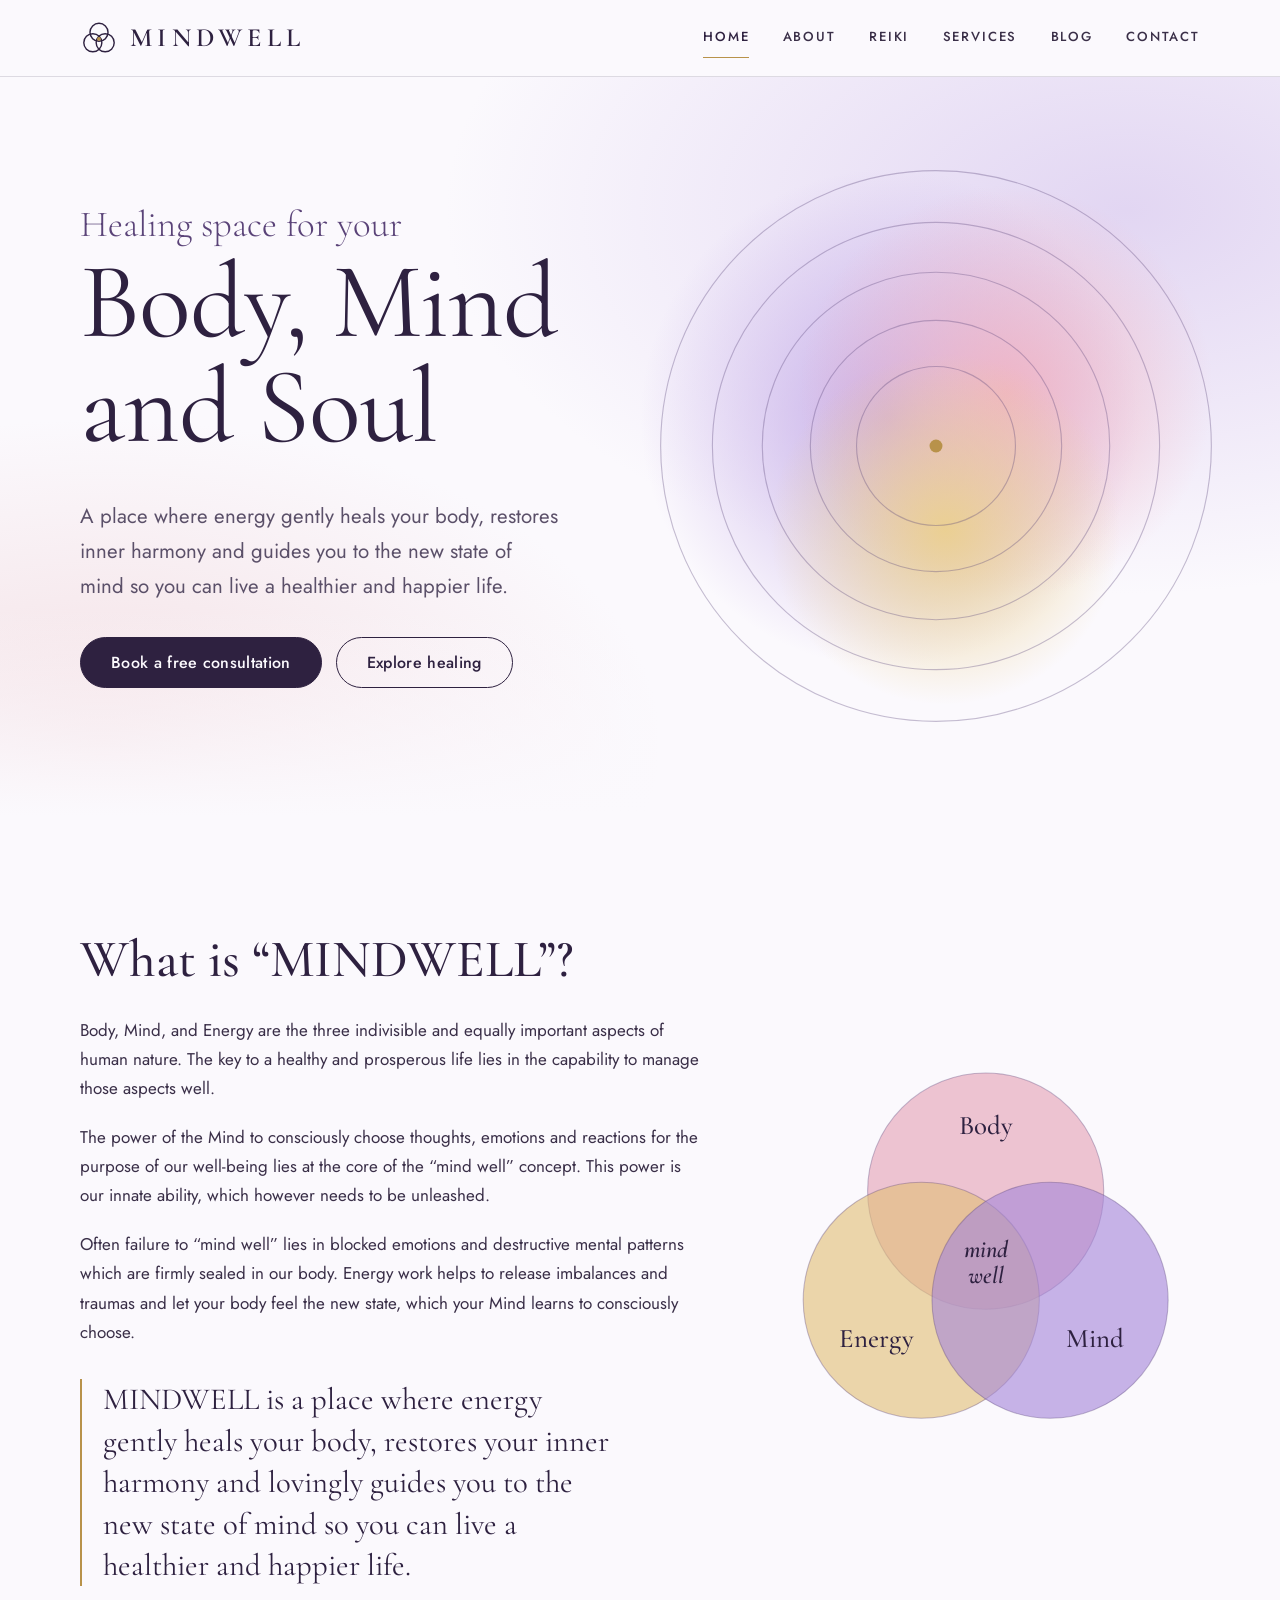
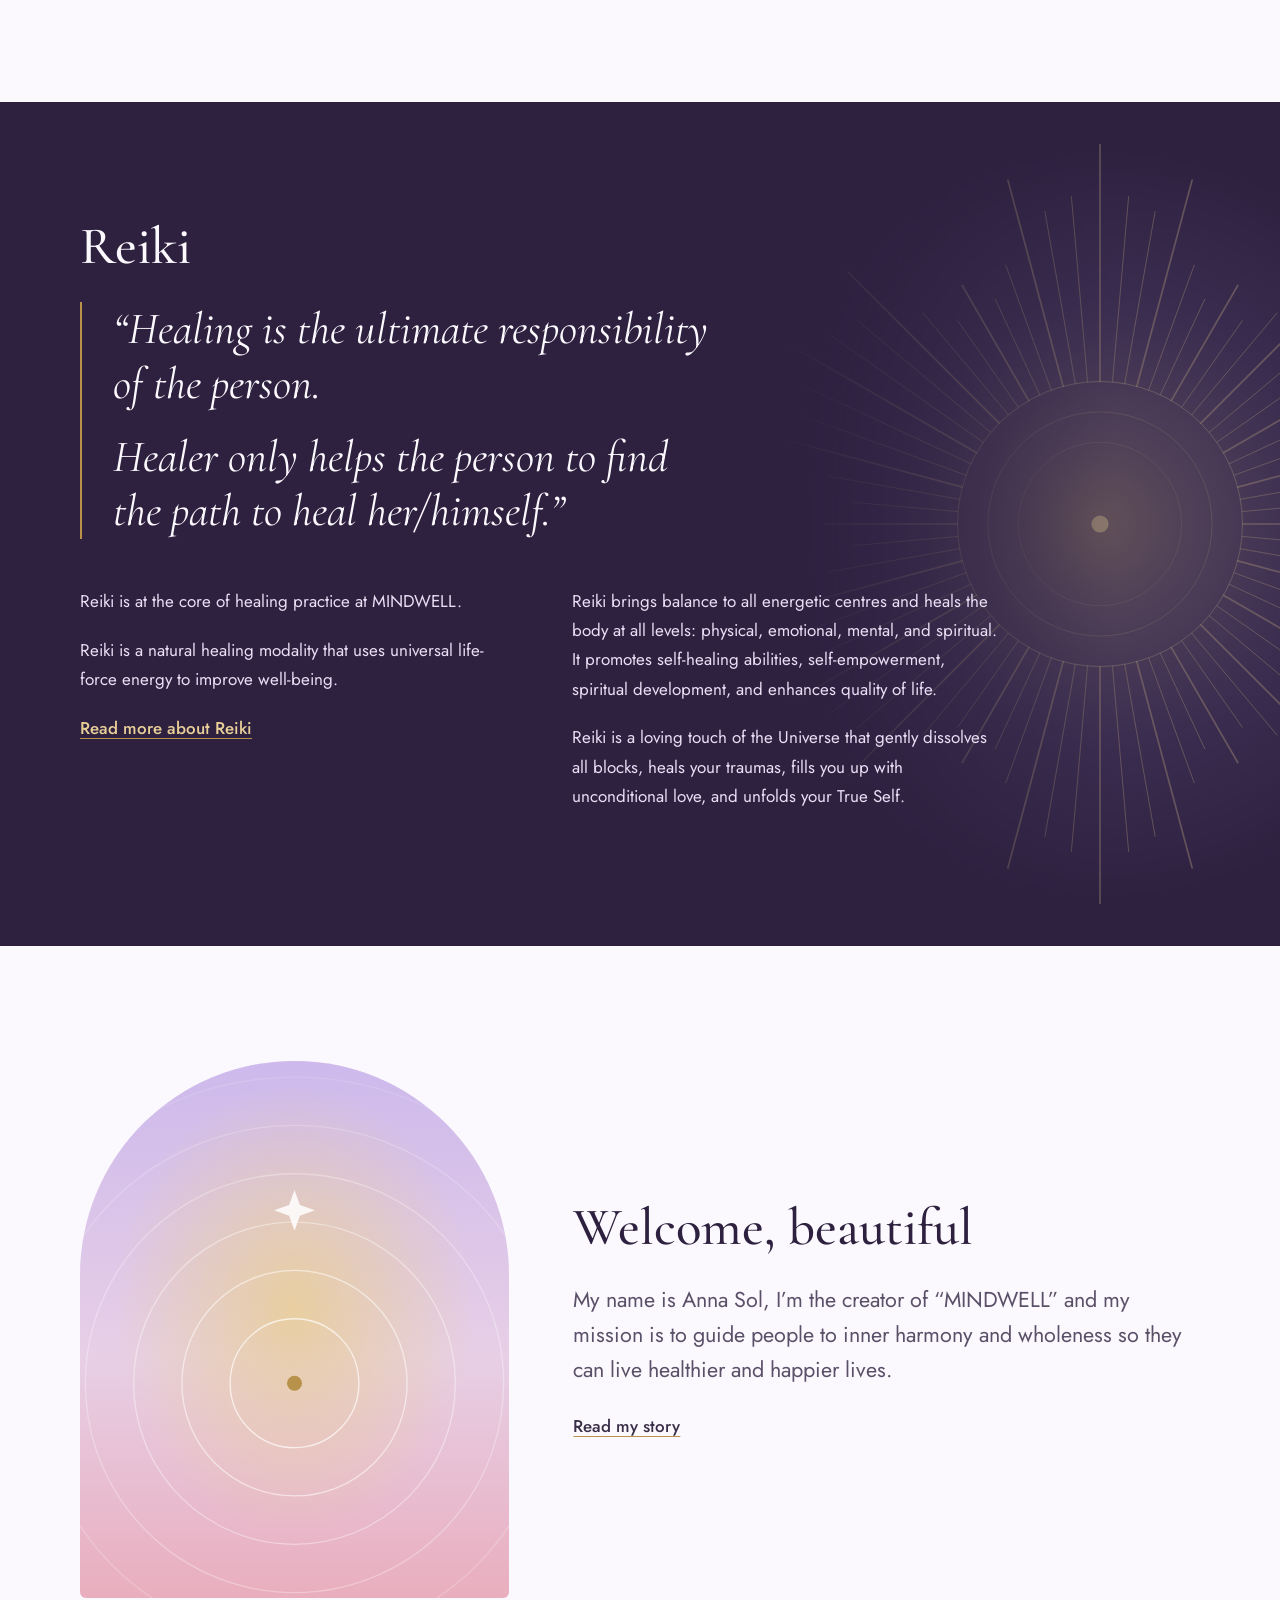
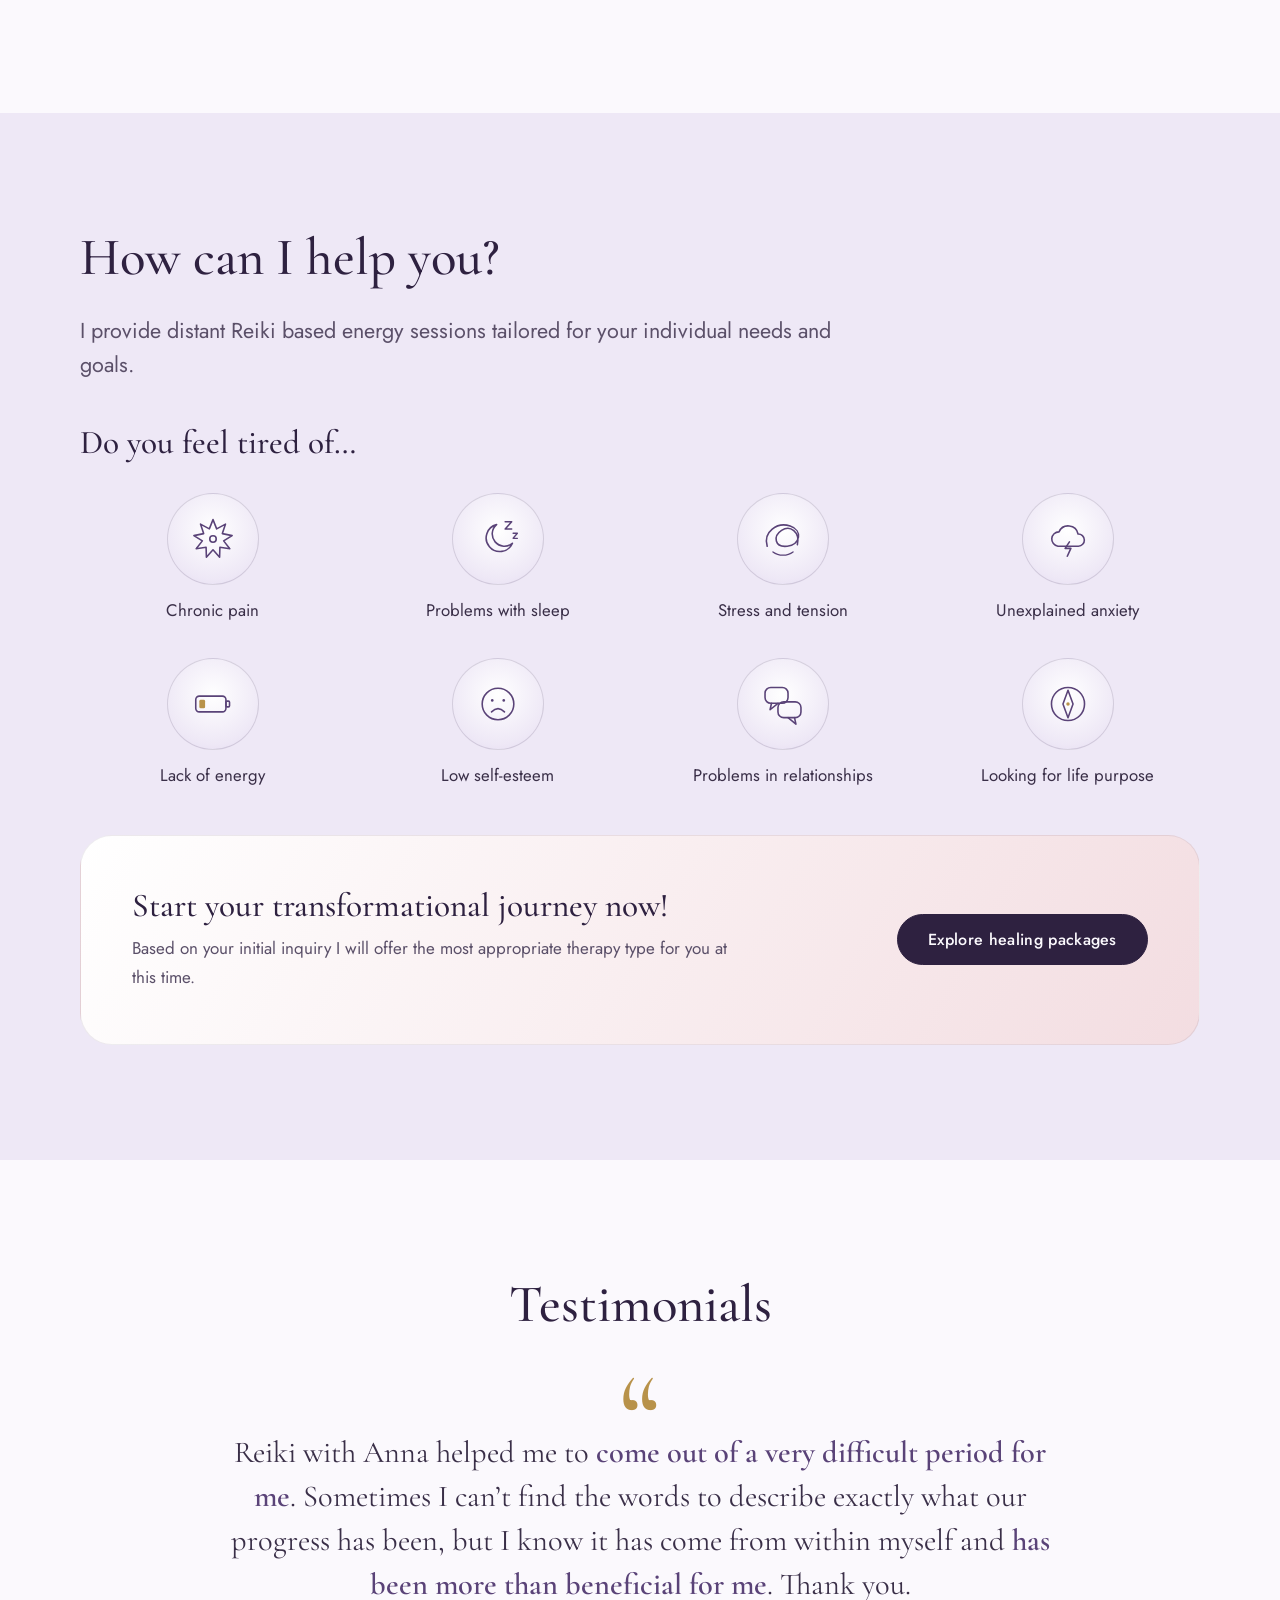
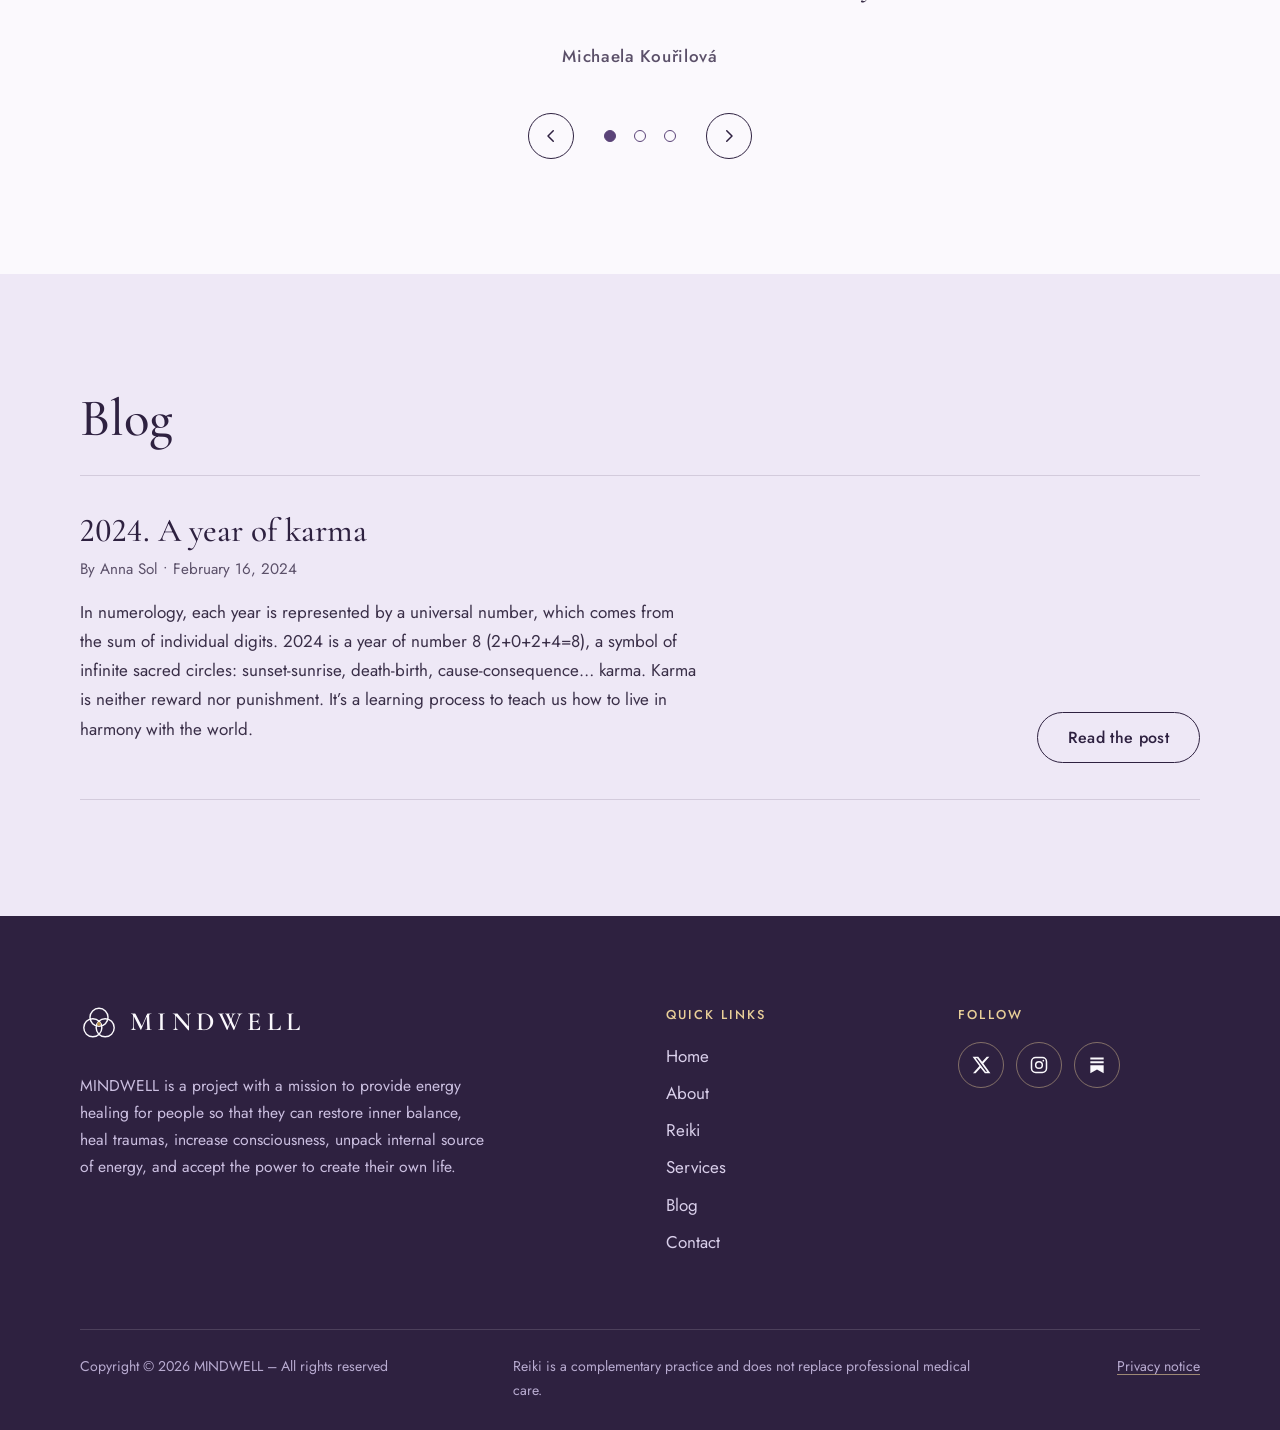
<file: index.html>
<!DOCTYPE html>
<html lang="en">
<head>
<meta charset="utf-8">
<meta name="viewport" content="width=device-width, initial-scale=1, viewport-fit=cover">
<title>MINDWELL | Energy healing space: distant Reiki by Anna Sol</title>
<meta name="description" content="A place where energy gently heals your body, restores inner harmony and guides you to the new state of mind so you can live a healthier and happier life.">
<meta name="theme-color" content="#2E2140">
<meta name="robots" content="index, follow, max-image-preview:large">
<meta property="og:site_name" content="MINDWELL">
<meta property="og:type" content="website">
<meta property="og:title" content="MINDWELL | Energy healing space: distant Reiki by Anna Sol">
<meta property="og:description" content="A place where energy gently heals your body, restores inner harmony and guides you to the new state of mind so you can live a healthier and happier life.">
<link rel="canonical" href="https://www.mindwellreiki.com/">
<meta property="og:url" content="https://www.mindwellreiki.com/">
<meta property="og:image" content="https://www.mindwellreiki.com/assets/img/og-card.png">
<meta property="og:image:width" content="1200">
<meta property="og:image:height" content="630">
<meta property="og:image:alt" content="MINDWELL: Healing space for your Body, Mind and Soul">
<meta name="twitter:card" content="summary_large_image">
<meta name="twitter:title" content="MINDWELL | Energy healing space: distant Reiki by Anna Sol">
<meta name="twitter:description" content="A place where energy gently heals your body, restores inner harmony and guides you to the new state of mind so you can live a healthier and happier life.">
<meta name="twitter:image" content="https://www.mindwellreiki.com/assets/img/og-card.png">
<link rel="icon" href="assets/img/favicon.svg" type="image/svg+xml">
<link rel="icon" href="favicon.ico" sizes="48x48">
<link rel="apple-touch-icon" href="apple-touch-icon.png">
<link rel="preload" href="assets/fonts/jost-latin-wght-normal.woff2" as="font" type="font/woff2" crossorigin>
<link rel="preload" href="assets/fonts/cormorant-garamond-latin-wght-normal.woff2" as="font" type="font/woff2" crossorigin>
<link rel="stylesheet" href="assets/css/style.css">
<noscript><style>.t-slide[hidden]{display:block}.t-slide{margin-bottom:2.5rem}.carousel__controls{display:none}@media (max-width:900px){.nav-toggle{display:none}.nav{position:static;display:block;padding:0 0 12px;border:0}.nav ul{flex-direction:row;flex-wrap:wrap;gap:4px 20px}.nav li+li{border:0}.nav a{padding:8px 0}}</style></noscript>
<script type="application/ld+json">{"@context":"https://schema.org","@graph":[{"@type":"ProfessionalService","@id":"https://www.mindwellreiki.com/#business","name":"MINDWELL","url":"https://www.mindwellreiki.com/","description":"A place where energy gently heals your body, restores inner harmony and guides you to the new state of mind so you can live a healthier and happier life.","logo":"https://www.mindwellreiki.com/assets/img/icon-512.png","image":"https://www.mindwellreiki.com/assets/img/og-card.png","email":"mindwellreiki@gmail.com","founder":{"@type":"Person","name":"Anna Sol"},"areaServed":"Worldwide","sameAs":["https://twitter.com/mindwellreiki","https://www.instagram.com/mindwell_reiki","https://mindwellreiki.substack.com"]}]}</script>
</head>
<body>
<a class="skip-link" href="#main">Skip to content</a>
<header class="site-header">
  <div class="container site-header__bar">
    <a class="logo" href="./" aria-label="Mindwell, home"><svg class="logo__mark" viewBox="0 0 40 40" fill="none" aria-hidden="true" focusable="false"><g stroke="currentColor" stroke-width="1.5"><circle cx="20" cy="14" r="9.5"/><circle cx="13.5" cy="25" r="9.5"/><circle cx="26.5" cy="25" r="9.5"/></g><circle cx="20" cy="21" r="2" fill="#B8924A"/></svg><span class="logo__word">MINDWELL</span></a>
    <button class="nav-toggle" type="button" aria-expanded="false" aria-controls="site-nav">
      <span class="sr-only">Menu</span><span class="nav-toggle__bars" aria-hidden="true"></span>
    </button>
    <nav id="site-nav" class="nav" aria-label="Main" data-open="false">
      <ul><li><a href="./" aria-current="page">Home</a></li><li><a href="about/">About</a></li><li><a href="reiki/">Reiki</a></li><li><a href="services/">Services</a></li><li><a href="blog/">Blog</a></li><li><a href="contact/">Contact</a></li></ul>
    </nav>
  </div>
</header>
<main id="main" tabindex="-1">
<section class="hero" aria-labelledby="hero-title">
  <div class="container hero__grid">
    <div class="hero__text">
      <h1 id="hero-title" class="hero__title">
        <span class="hero__lead">Healing space for your</span>
        <span class="hero__main">Body, Mind and Soul</span>
      </h1>
      <p class="hero__sub">A place where energy gently heals your body, restores inner harmony and guides you to the new state of mind so you can live a healthier and happier life.</p>
      <div class="btn-row">
        <a class="btn" href="contact/">Book a free consultation</a>
        <a class="btn btn--ghost" href="services/">Explore healing</a>
      </div>
    </div>

    <div class="hero__art" aria-hidden="true">
      <svg class="aura" viewBox="0 0 640 640" focusable="false">
        <defs>
          <radialGradient id="aura-lilac"><stop offset="0" stop-color="#C4ABE8" stop-opacity=".95"/><stop offset="1" stop-color="#C4ABE8" stop-opacity="0"/></radialGradient>
          <radialGradient id="aura-rose"><stop offset="0" stop-color="#F2B3C1" stop-opacity=".9"/><stop offset="1" stop-color="#F2B3C1" stop-opacity="0"/></radialGradient>
          <radialGradient id="aura-gold"><stop offset="0" stop-color="#EBD08E" stop-opacity=".95"/><stop offset="1" stop-color="#EBD08E" stop-opacity="0"/></radialGradient>
        </defs>
        <circle class="orb orb--1" cx="270" cy="290" r="270" fill="url(#aura-lilac)"/>
        <circle class="orb orb--2" cx="396" cy="262" r="224" fill="url(#aura-rose)"/>
        <circle class="orb orb--3" cx="330" cy="410" r="190" fill="url(#aura-gold)"/>
        <g fill="none" stroke="#5A4378" stroke-opacity=".34" stroke-width="1.2">
          <circle class="ring" cx="320" cy="320" r="86"/>
          <circle class="ring" cx="320" cy="320" r="136"/>
          <circle class="ring" cx="320" cy="320" r="188"/>
          <circle class="ring" cx="320" cy="320" r="242"/>
          <circle class="ring" cx="320" cy="320" r="298"/>
        </g>
        <circle cx="320" cy="320" r="7" fill="#B8924A"/>
      </svg>
    </div>
  </div>
</section>

<section class="section" id="what-is-mindwell" aria-labelledby="what-title">
  <div class="container split">
    <div class="split__text">
      <h2 id="what-title">What is “MINDWELL”?</h2>
      <p>Body, Mind, and Energy are the three indivisible and equally important aspects of human nature. The key to a healthy and prosperous life lies in the capability to manage those aspects well.</p>
      <p>The power of the Mind to consciously choose thoughts, emotions and reactions for the purpose of our well-being lies at the core of the “mind well” concept. This power is our innate ability, which however needs to be unleashed.</p>
      <p>Often failure to “mind well” lies in blocked emotions and destructive mental patterns which are firmly sealed in our body. Energy work helps to release imbalances and traumas and let your body feel the new state, which your Mind learns to consciously choose.</p>
      <div class="pullquote">
        <p>MINDWELL is a place where energy gently heals your body, restores your inner harmony and lovingly guides you to the new state of mind so you can live a healthier and happier life.</p>
      </div>
    </div>
    <div class="split__figure">
      <svg class="venn" viewBox="0 0 480 470" role="img" aria-label="Three overlapping circles labelled Body, Energy and Mind, meeting at the centre in “mind well”.">
        <g class="venn__circles" stroke="#5A4378" stroke-opacity=".35" stroke-width="1.2">
          <circle cx="240" cy="160" r="132" fill="#E9A6B8" fill-opacity=".62"/>
          <circle cx="168" cy="282" r="132" fill="#E6C47A" fill-opacity=".62"/>
          <circle cx="312" cy="282" r="132" fill="#A98BDB" fill-opacity=".62"/>
        </g>
        <g fill="#2E2140" text-anchor="middle">
          <text x="240" y="96" font-size="30" font-weight="500">Body</text>
          <text x="118" y="334" font-size="30" font-weight="500">Energy</text>
          <text x="362" y="334" font-size="30" font-weight="500">Mind</text>
          <text x="240" y="234" font-size="27" font-weight="600" font-style="italic" fill="#2E2140">mind</text>
          <text x="240" y="263" font-size="27" font-weight="600" font-style="italic" fill="#2E2140">well</text>
        </g>
      </svg>
    </div>
  </div>
</section>

<section class="section band-dark" aria-labelledby="reiki-title">
  <img class="band-dark__rays" src="assets/img/rays-on-dark.svg" alt="" width="800" height="800" aria-hidden="true">
  <div class="container band-dark__inner">
    <h2 id="reiki-title">Reiki</h2>
    <blockquote class="quote">
      <p>“Healing is the ultimate responsibility of the person.</p>
      <p>Healer only helps the person to find the path to heal her/himself.”</p>
    </blockquote>
    <div class="band-dark__cols">
      <div>
        <p>Reiki is at the core of healing practice at MINDWELL.</p>
        <p>Reiki is a natural healing modality that uses universal life-force energy to improve well-being.</p>
        <p><a class="text-link" href="reiki/">Read more about Reiki</a></p>
      </div>
      <div>
        <p>Reiki brings balance to all energetic centres and heals the body at all levels: physical, emotional, mental, and spiritual. It promotes self-healing abilities, self-empowerment, spiritual development, and enhances quality of life.</p>
        <p>Reiki is a loving touch of the Universe that gently dissolves all blocks, heals your traumas, fills you up with unconditional love, and unfolds your True Self.</p>
      </div>
    </div>
  </div>
</section>

<section class="section" aria-labelledby="welcome-title">
  <div class="container split split--flip">
    <div class="split__figure">
      <div class="arch"><img src="assets/img/portrait-aura.svg" alt="" width="400" height="500"></div>
    </div>
    <div class="split__text">
      <h2 id="welcome-title">Welcome, beautiful</h2>
      <p class="lede">My name is Anna Sol, I’m the creator of “MINDWELL” and my mission is to guide people to inner harmony and wholeness so they can live healthier and happier lives.</p>
      <p><a class="text-link" href="about/">Read my story</a></p>
    </div>
  </div>
</section>

<section class="section section--haze" aria-labelledby="help-title">
  <div class="container">
    <h2 id="help-title">How can I help you?</h2>
    <p class="lede">I provide distant Reiki based energy sessions tailored for your individual needs and goals.</p>

    <h3>Do you feel tired of…</h3>
    <ul class="symptoms">
      <li><span class="symptoms__icon"><img src="assets/img/icon-pain.svg" alt="" width="46" height="46"></span>Chronic pain</li>
      <li><span class="symptoms__icon"><img src="assets/img/icon-sleep.svg" alt="" width="46" height="46"></span>Problems with sleep</li>
      <li><span class="symptoms__icon"><img src="assets/img/icon-stress.svg" alt="" width="46" height="46"></span>Stress and tension</li>
      <li><span class="symptoms__icon"><img src="assets/img/icon-anxiety.svg" alt="" width="46" height="46"></span>Unexplained anxiety</li>
      <li><span class="symptoms__icon"><img src="assets/img/icon-energy.svg" alt="" width="46" height="46"></span>Lack of energy</li>
      <li><span class="symptoms__icon"><img src="assets/img/icon-self-esteem.svg" alt="" width="46" height="46"></span>Low self-esteem</li>
      <li><span class="symptoms__icon"><img src="assets/img/icon-relationships.svg" alt="" width="46" height="46"></span>Problems in relationships</li>
      <li><span class="symptoms__icon"><img src="assets/img/icon-purpose.svg" alt="" width="46" height="46"></span>Looking for life purpose</li>
    </ul>

    <div class="cta-panel">
      <div>
        <h3>Start your transformational journey now!</h3>
        <p>Based on your initial inquiry I will offer the most appropriate therapy type for you at this time.</p>
      </div>
      <a class="btn" href="services/">Explore healing packages</a>
    </div>
  </div>
</section>

<section class="section" aria-labelledby="testimonials-title">
  <div class="container">
    <h2 id="testimonials-title" class="section-title--center">Testimonials</h2>
    <div class="carousel" data-carousel role="group" aria-roledescription="carousel" aria-label="Client testimonials">
      <div class="carousel__viewport" data-live aria-live="off">
        <figure class="t-slide" data-slide>
          <span class="t-slide__mark" aria-hidden="true">“</span>
          <blockquote><p>Reiki with Anna helped me to <strong>come out of a very difficult period for me</strong>. Sometimes I can’t find the words to describe exactly what our progress has been, but I know it has come from within myself and <strong>has been more than beneficial for me</strong>. Thank you.</p></blockquote>
          <figcaption>Michaela Kouřilová</figcaption>
        </figure>
        <figure class="t-slide" data-slide hidden>
          <span class="t-slide__mark" aria-hidden="true">“</span>
          <blockquote><p>I didn’t expect Anna to give me so much information. It was incredible how much she knew. Things that person truly doesn’t realize but when I heard them from her, it was so personal. <strong>I didn’t expect to learn so much</strong>. It was very powerful and interesting experience!</p></blockquote>
          <figcaption>Nikola Kubalková</figcaption>
        </figure>
        <figure class="t-slide" data-slide hidden>
          <span class="t-slide__mark" aria-hidden="true">“</span>
          <blockquote><p>Today for the first time in my life I had my body and aura diagnostics by drawing. Thank you, Anna, for your every word, for warm communication, for ease of understanding. I liked the drawing very much, it is really all of me in it. I am grateful to you for removing all the unnecessary things on my way to achieving my goal. <strong>Now I have a focus to direct my energy to</strong>.</p></blockquote>
          <figcaption>Olga Belinska</figcaption>
        </figure>
      </div>
      <div class="carousel__controls">
        <button class="carousel__btn" type="button" data-prev aria-label="Previous testimonial">
          <svg viewBox="0 0 24 24" fill="none" stroke="currentColor" stroke-width="2" stroke-linecap="round" stroke-linejoin="round" aria-hidden="true"><path d="M15 5l-7 7 7 7"/></svg>
        </button>
        <div class="carousel__dots" data-dots></div>
        <button class="carousel__btn" type="button" data-next aria-label="Next testimonial">
          <svg viewBox="0 0 24 24" fill="none" stroke="currentColor" stroke-width="2" stroke-linecap="round" stroke-linejoin="round" aria-hidden="true"><path d="M9 5l7 7-7 7"/></svg>
        </button>
      </div>
    </div>
  </div>
</section>

<section class="section section--haze" aria-labelledby="blog-title">
  <div class="container">
    <h2 id="blog-title">Blog</h2>
    <article class="post-preview">
      <div>
        <h3><a href="blog/year-of-karma/">2024. A year of karma</a></h3>
        <p class="post-meta">By Anna Sol • <time datetime="2024-02-16">February 16, 2024</time></p>
        <p>In numerology, each year is represented by a universal number, which comes from the sum of individual digits. 2024 is a year of number 8 (2+0+2+4=8), a symbol of infinite sacred circles: sunset-sunrise, death-birth, cause-consequence… karma. Karma is neither reward nor punishment. It’s a learning process to teach us how to live in harmony with the world.</p>
      </div>
      <a class="btn btn--ghost" href="blog/year-of-karma/">Read the post</a>
    </article>
  </div>
</section>

</main>
<footer class="site-footer">
  <div class="container">
    <div class="footer__grid">
      <div class="footer__brand">
        <a class="logo logo--light" href="./" aria-label="Mindwell, home"><svg class="logo__mark" viewBox="0 0 40 40" fill="none" aria-hidden="true" focusable="false"><g stroke="currentColor" stroke-width="1.5"><circle cx="20" cy="14" r="9.5"/><circle cx="13.5" cy="25" r="9.5"/><circle cx="26.5" cy="25" r="9.5"/></g><circle cx="20" cy="21" r="2" fill="#B8924A"/></svg><span class="logo__word">MINDWELL</span></a>
        <p class="footer__mission">MINDWELL is a project with a mission to provide energy healing for people so that they can restore inner balance, heal traumas, increase consciousness, unpack internal source of energy, and accept the power to create their own life.</p>
      </div>
      <nav class="footer__links" aria-label="Quick links">
        <p class="footer__heading">Quick links</p>
        <ul><li><a href="./">Home</a></li><li><a href="about/">About</a></li><li><a href="reiki/">Reiki</a></li><li><a href="services/">Services</a></li><li><a href="blog/">Blog</a></li><li><a href="contact/">Contact</a></li></ul>
      </nav>
      <div class="footer__social">
        <p class="footer__heading">Follow</p>
        <ul class="social"><li><a href="https://twitter.com/mindwellreiki" target="_blank" rel="noopener noreferrer" aria-label="X (Twitter) (opens in a new tab)"><svg viewBox="0 0 24 24" fill="currentColor" aria-hidden="true"><path d="M18.9 2H22l-7.2 8.2L23.3 22h-6.6l-5.2-6.8L5.5 22H2.4l7.7-8.8L1.9 2h6.8l4.7 6.2L18.9 2zm-1.2 18h1.8L7.4 3.9H5.5L17.7 20z"/></svg></a></li><li><a href="https://www.instagram.com/mindwell_reiki" target="_blank" rel="noopener noreferrer" aria-label="Instagram (opens in a new tab)"><svg viewBox="0 0 24 24" fill="none" stroke="currentColor" stroke-width="1.8" aria-hidden="true"><rect x="3" y="3" width="18" height="18" rx="5"/><circle cx="12" cy="12" r="4"/><circle cx="17.2" cy="6.8" r="1" fill="currentColor" stroke="none"/></svg></a></li><li><a href="https://mindwellreiki.substack.com" target="_blank" rel="noopener noreferrer" aria-label="Substack (opens in a new tab)"><svg viewBox="0 0 24 24" fill="currentColor" aria-hidden="true"><path d="M4 3h16v2.4H4zM4 7.6h16V10H4zM4 12.2h16V22l-8-4.5L4 22z"/></svg></a></li></ul>
      </div>
    </div>
    <div class="footer__bottom">
      <p>Copyright © <span data-year>2026</span> MINDWELL – All rights reserved</p>
      <p>Reiki is a complementary practice and does not replace professional medical care.</p>
      <p><a href="privacy/">Privacy notice</a></p>
    </div>
  </div>
</footer>
<script src="assets/js/main.js" defer></script>
</body>
</html>
</file>
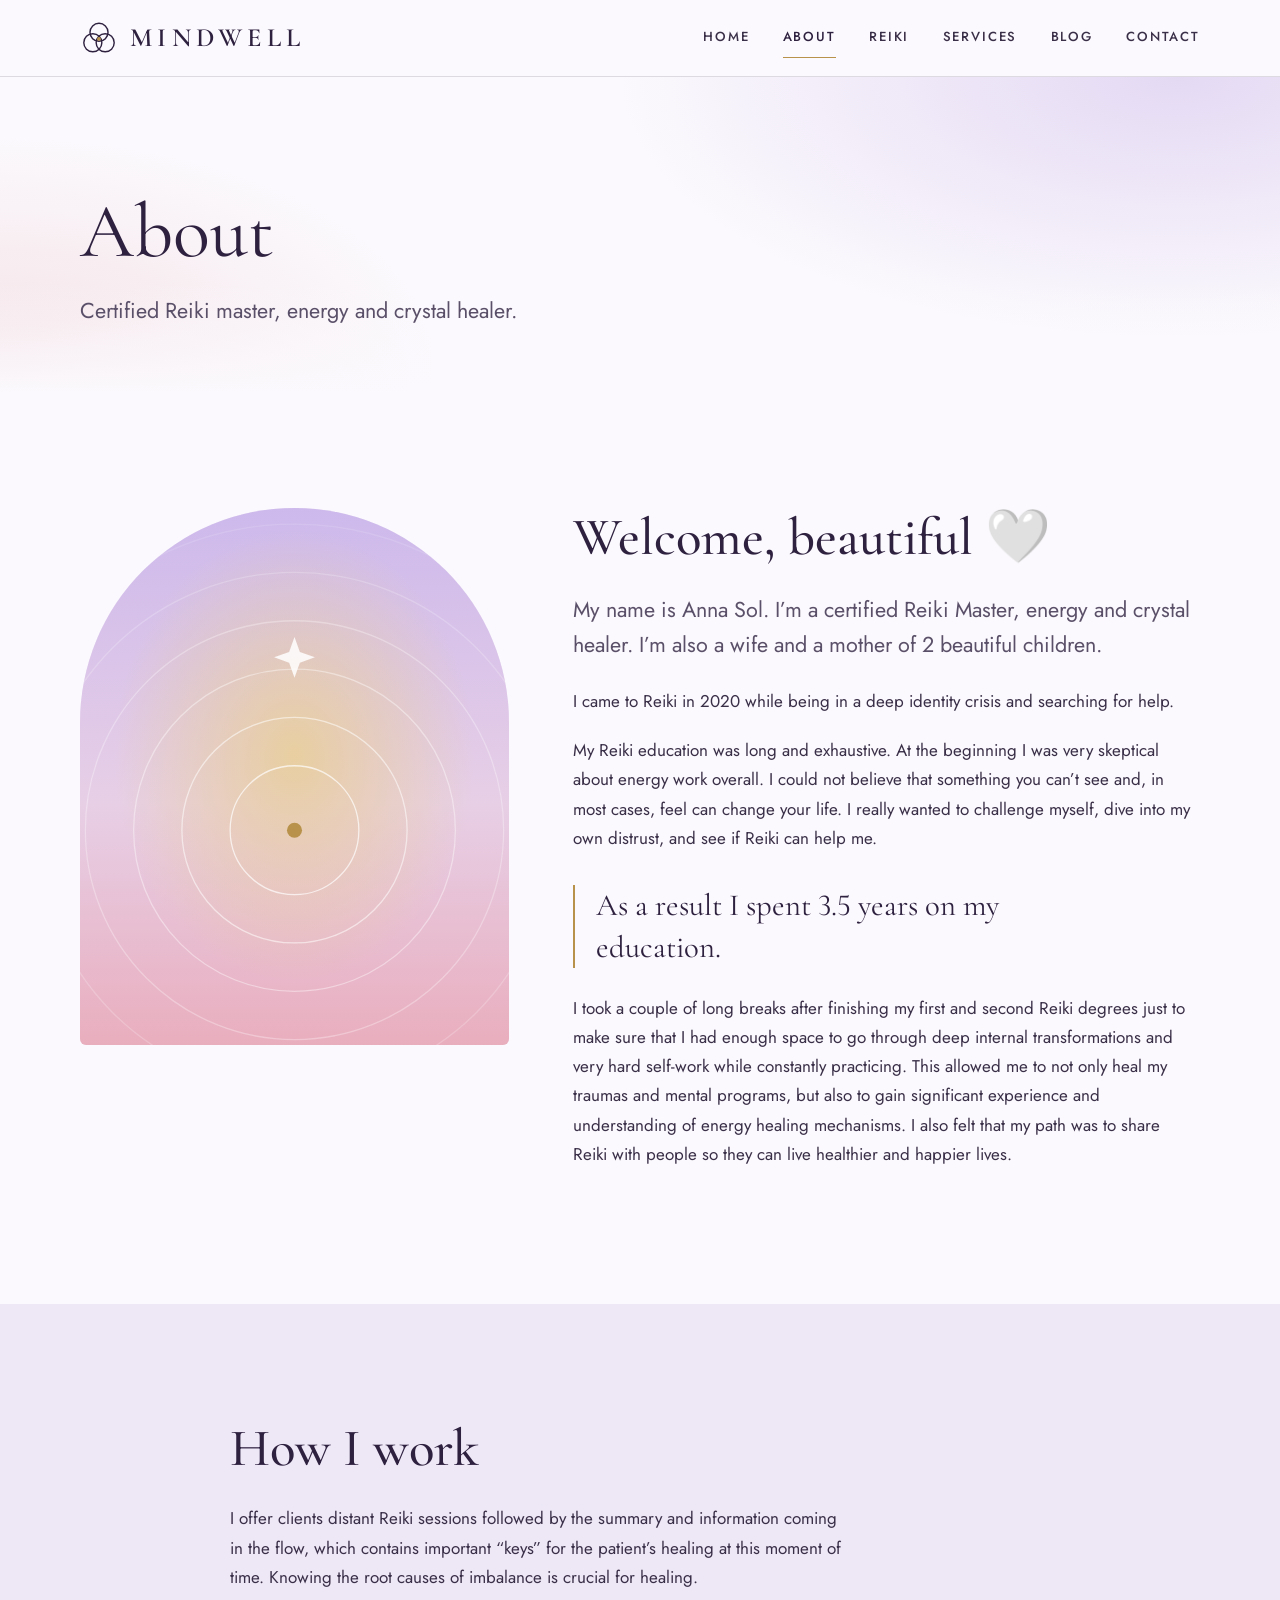
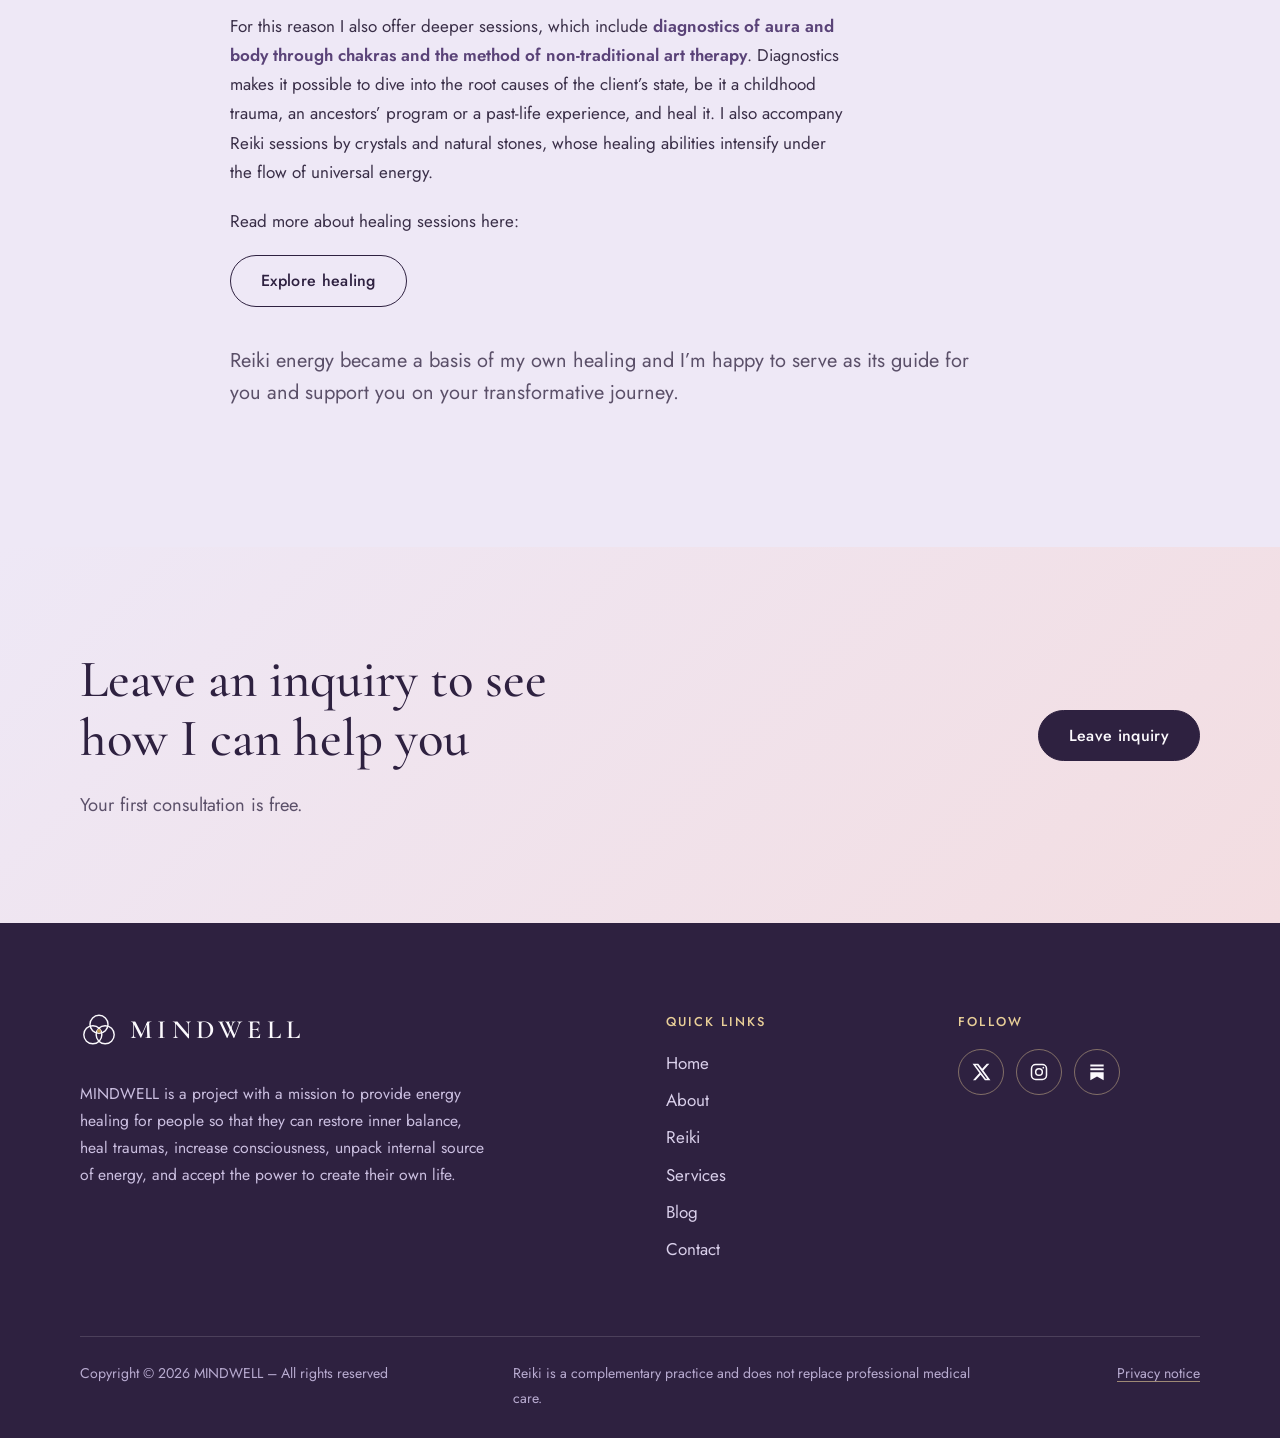
<file: about/index.html>
<!DOCTYPE html>
<html lang="en">
<head>
<meta charset="utf-8">
<meta name="viewport" content="width=device-width, initial-scale=1, viewport-fit=cover">
<title>About Anna Sol | Certified Reiki master, energy and crystal healer</title>
<meta name="description" content="A story of my Reiki education and healing services I provide.">
<meta name="theme-color" content="#2E2140">
<meta name="robots" content="index, follow, max-image-preview:large">
<meta property="og:site_name" content="MINDWELL">
<meta property="og:type" content="website">
<meta property="og:title" content="About Anna Sol | Certified Reiki master, energy and crystal healer">
<meta property="og:description" content="A story of my Reiki education and healing services I provide.">
<link rel="canonical" href="https://www.mindwellreiki.com/about/">
<meta property="og:url" content="https://www.mindwellreiki.com/about/">
<meta property="og:image" content="https://www.mindwellreiki.com/assets/img/og-card.png">
<meta property="og:image:width" content="1200">
<meta property="og:image:height" content="630">
<meta property="og:image:alt" content="MINDWELL: Healing space for your Body, Mind and Soul">
<meta name="twitter:card" content="summary_large_image">
<meta name="twitter:title" content="About Anna Sol | Certified Reiki master, energy and crystal healer">
<meta name="twitter:description" content="A story of my Reiki education and healing services I provide.">
<meta name="twitter:image" content="https://www.mindwellreiki.com/assets/img/og-card.png">
<link rel="icon" href="../assets/img/favicon.svg" type="image/svg+xml">
<link rel="icon" href="../favicon.ico" sizes="48x48">
<link rel="apple-touch-icon" href="../apple-touch-icon.png">
<link rel="preload" href="../assets/fonts/jost-latin-wght-normal.woff2" as="font" type="font/woff2" crossorigin>
<link rel="preload" href="../assets/fonts/cormorant-garamond-latin-wght-normal.woff2" as="font" type="font/woff2" crossorigin>
<link rel="stylesheet" href="../assets/css/style.css">
<noscript><style>.t-slide[hidden]{display:block}.t-slide{margin-bottom:2.5rem}.carousel__controls{display:none}@media (max-width:900px){.nav-toggle{display:none}.nav{position:static;display:block;padding:0 0 12px;border:0}.nav ul{flex-direction:row;flex-wrap:wrap;gap:4px 20px}.nav li+li{border:0}.nav a{padding:8px 0}}</style></noscript>
</head>
<body>
<a class="skip-link" href="#main">Skip to content</a>
<header class="site-header">
  <div class="container site-header__bar">
    <a class="logo" href="../" aria-label="Mindwell, home"><svg class="logo__mark" viewBox="0 0 40 40" fill="none" aria-hidden="true" focusable="false"><g stroke="currentColor" stroke-width="1.5"><circle cx="20" cy="14" r="9.5"/><circle cx="13.5" cy="25" r="9.5"/><circle cx="26.5" cy="25" r="9.5"/></g><circle cx="20" cy="21" r="2" fill="#B8924A"/></svg><span class="logo__word">MINDWELL</span></a>
    <button class="nav-toggle" type="button" aria-expanded="false" aria-controls="site-nav">
      <span class="sr-only">Menu</span><span class="nav-toggle__bars" aria-hidden="true"></span>
    </button>
    <nav id="site-nav" class="nav" aria-label="Main" data-open="false">
      <ul><li><a href="../">Home</a></li><li><a href="../about/" aria-current="page">About</a></li><li><a href="../reiki/">Reiki</a></li><li><a href="../services/">Services</a></li><li><a href="../blog/">Blog</a></li><li><a href="../contact/">Contact</a></li></ul>
    </nav>
  </div>
</header>
<main id="main" tabindex="-1">
<header class="page-hero">
  <div class="container">
    <h1>About</h1>
    <p class="lede">Certified Reiki master, energy and crystal healer.</p>
  </div>
</header>

<section class="section" aria-labelledby="about-title">
  <div class="container split split--flip split--top">
    <div class="split__figure">
      <div class="arch"><img src="../assets/img/portrait-aura.svg" alt="" width="400" height="500"></div>
    </div>
    <div class="split__text prose">
      <h2 id="about-title">Welcome, beautiful 🤍</h2>
      <p class="lede">My name is Anna Sol. I’m a certified Reiki Master, energy and crystal healer. I’m also a wife and a mother of 2 beautiful children.</p>
      <p>I came to Reiki in 2020 while being in a deep identity crisis and searching for help.</p>
      <p>My Reiki education was long and exhaustive. At the beginning I was very skeptical about energy work overall. I could not believe that something you can’t see and, in most cases, feel can change your life. I really wanted to challenge myself, dive into my own distrust, and see if Reiki can help me.</p>
      <div class="pullquote"><p>As a result I spent 3.5 years on my education.</p></div>
      <p>I took a couple of long breaks after finishing my first and second Reiki degrees just to make sure that I had enough space to go through deep internal transformations and very hard self-work while constantly practicing. This allowed me to not only heal my traumas and mental programs, but also to gain significant experience and understanding of energy healing mechanisms. I also felt that my path was to share Reiki with people so they can live healthier and happier lives.</p>
    </div>
  </div>
</section>

<section class="section section--haze" aria-labelledby="how-i-work-title">
  <div class="container container--narrow prose">
    <h2 id="how-i-work-title">How I work</h2>
    <p>I offer clients distant Reiki sessions followed by the summary and information coming in the flow, which contains important “keys” for the patient’s healing at this moment of time. Knowing the root causes of imbalance is crucial for healing.</p>
    <p>For this reason I also offer deeper sessions, which include <strong>diagnostics of aura and body through chakras and the method of non-traditional art therapy</strong>. Diagnostics makes it possible to dive into the root causes of the client’s state, be it a childhood trauma, an ancestors’ program or a past-life experience, and heal it. I also accompany Reiki sessions by crystals and natural stones, whose healing abilities intensify under the flow of universal energy.</p>
    <p>Read more about healing sessions here:</p>
    <p><a class="btn btn--ghost" href="../services/">Explore healing</a></p>
    <p class="lede lede--closing">Reiki energy became a basis of my own healing and I’m happy to serve as its guide for you and support you on your transformative journey.</p>
  </div>
</section>

<section class="cta-band" aria-labelledby="about-cta">
  <div class="container cta-band__inner">
    <div>
      <h2 id="about-cta">Leave an inquiry to see how I can help you</h2>
      <p>Your first consultation is free.</p>
    </div>
    <a class="btn" href="../contact/">Leave inquiry</a>
  </div>
</section>

</main>
<footer class="site-footer">
  <div class="container">
    <div class="footer__grid">
      <div class="footer__brand">
        <a class="logo logo--light" href="../" aria-label="Mindwell, home"><svg class="logo__mark" viewBox="0 0 40 40" fill="none" aria-hidden="true" focusable="false"><g stroke="currentColor" stroke-width="1.5"><circle cx="20" cy="14" r="9.5"/><circle cx="13.5" cy="25" r="9.5"/><circle cx="26.5" cy="25" r="9.5"/></g><circle cx="20" cy="21" r="2" fill="#B8924A"/></svg><span class="logo__word">MINDWELL</span></a>
        <p class="footer__mission">MINDWELL is a project with a mission to provide energy healing for people so that they can restore inner balance, heal traumas, increase consciousness, unpack internal source of energy, and accept the power to create their own life.</p>
      </div>
      <nav class="footer__links" aria-label="Quick links">
        <p class="footer__heading">Quick links</p>
        <ul><li><a href="../">Home</a></li><li><a href="../about/">About</a></li><li><a href="../reiki/">Reiki</a></li><li><a href="../services/">Services</a></li><li><a href="../blog/">Blog</a></li><li><a href="../contact/">Contact</a></li></ul>
      </nav>
      <div class="footer__social">
        <p class="footer__heading">Follow</p>
        <ul class="social"><li><a href="https://twitter.com/mindwellreiki" target="_blank" rel="noopener noreferrer" aria-label="X (Twitter) (opens in a new tab)"><svg viewBox="0 0 24 24" fill="currentColor" aria-hidden="true"><path d="M18.9 2H22l-7.2 8.2L23.3 22h-6.6l-5.2-6.8L5.5 22H2.4l7.7-8.8L1.9 2h6.8l4.7 6.2L18.9 2zm-1.2 18h1.8L7.4 3.9H5.5L17.7 20z"/></svg></a></li><li><a href="https://www.instagram.com/mindwell_reiki" target="_blank" rel="noopener noreferrer" aria-label="Instagram (opens in a new tab)"><svg viewBox="0 0 24 24" fill="none" stroke="currentColor" stroke-width="1.8" aria-hidden="true"><rect x="3" y="3" width="18" height="18" rx="5"/><circle cx="12" cy="12" r="4"/><circle cx="17.2" cy="6.8" r="1" fill="currentColor" stroke="none"/></svg></a></li><li><a href="https://mindwellreiki.substack.com" target="_blank" rel="noopener noreferrer" aria-label="Substack (opens in a new tab)"><svg viewBox="0 0 24 24" fill="currentColor" aria-hidden="true"><path d="M4 3h16v2.4H4zM4 7.6h16V10H4zM4 12.2h16V22l-8-4.5L4 22z"/></svg></a></li></ul>
      </div>
    </div>
    <div class="footer__bottom">
      <p>Copyright © <span data-year>2026</span> MINDWELL – All rights reserved</p>
      <p>Reiki is a complementary practice and does not replace professional medical care.</p>
      <p><a href="../privacy/">Privacy notice</a></p>
    </div>
  </div>
</footer>
<script src="../assets/js/main.js" defer></script>
</body>
</html>
</file>
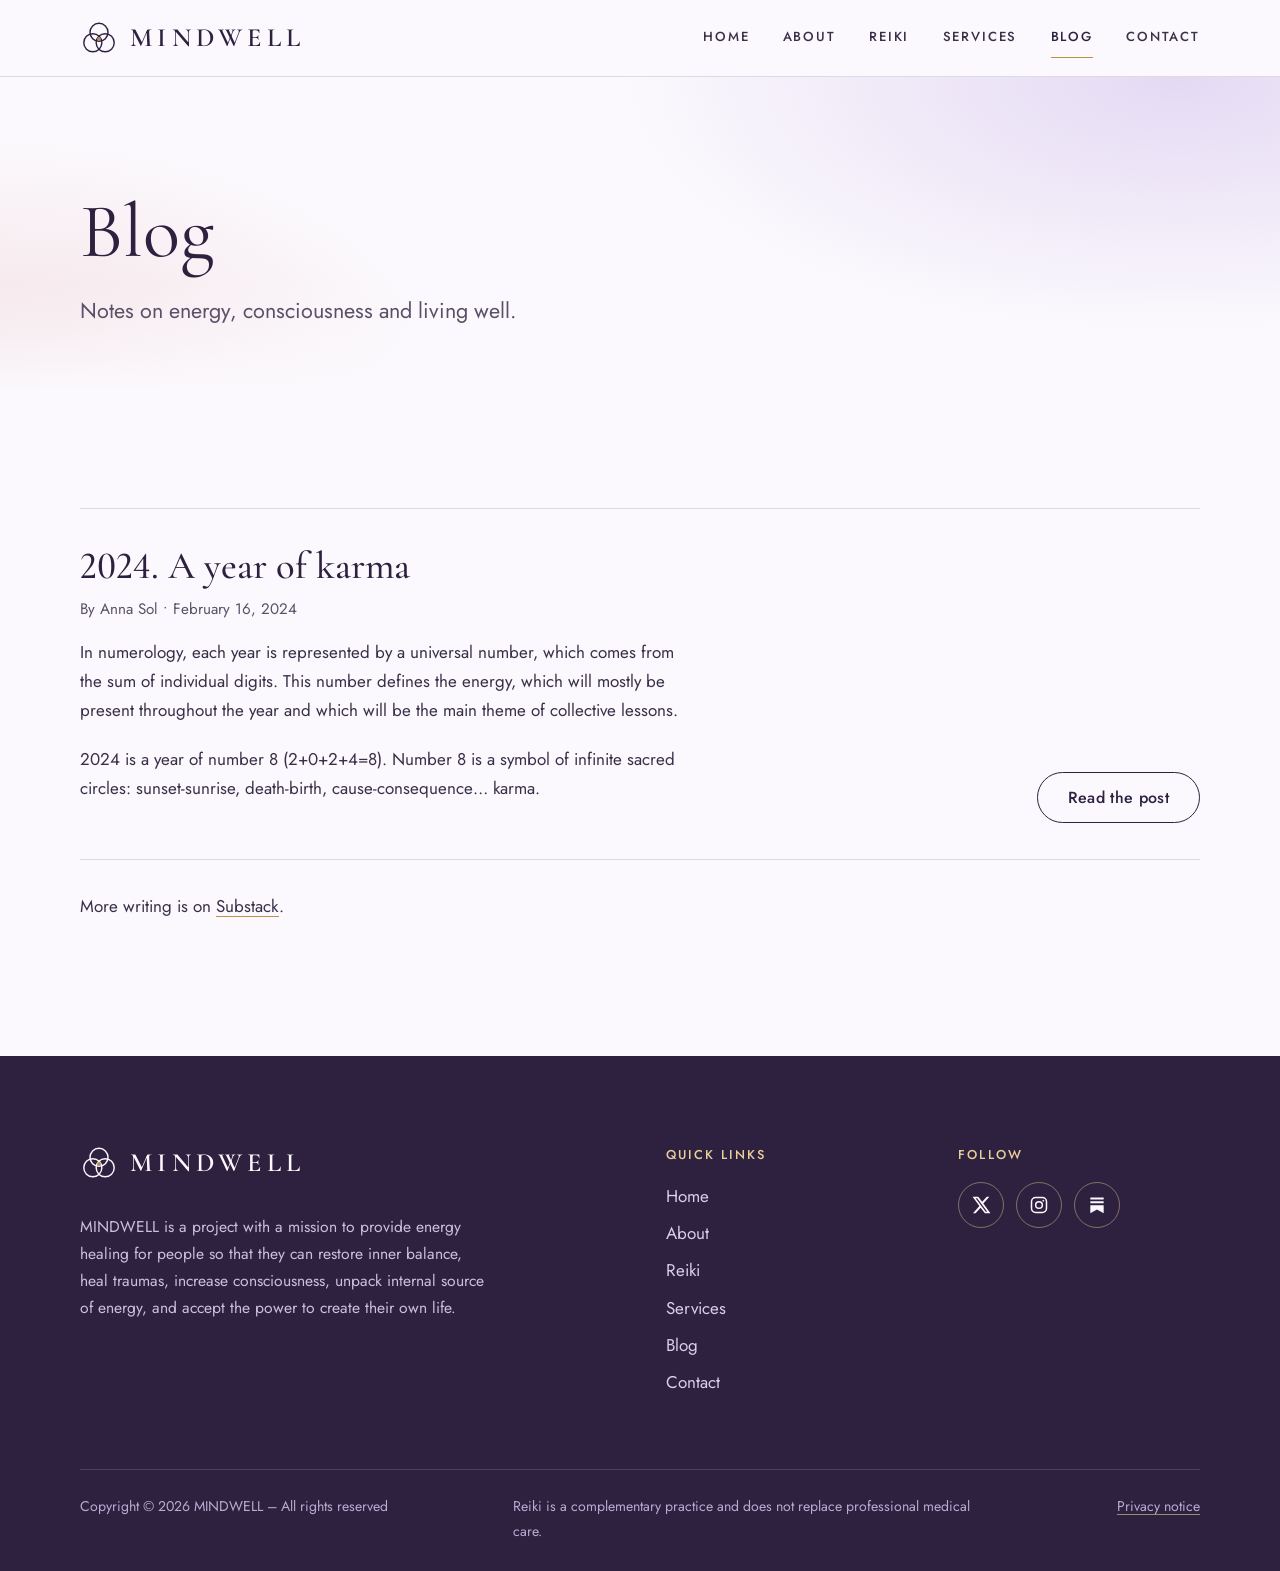
<file: blog/index.html>
<!DOCTYPE html>
<html lang="en">
<head>
<meta charset="utf-8">
<meta name="viewport" content="width=device-width, initial-scale=1, viewport-fit=cover">
<title>Blog | MINDWELL</title>
<meta name="description" content="Notes on energy, consciousness and living well by Anna Sol.">
<meta name="theme-color" content="#2E2140">
<meta name="robots" content="index, follow, max-image-preview:large">
<meta property="og:site_name" content="MINDWELL">
<meta property="og:type" content="website">
<meta property="og:title" content="Blog | MINDWELL">
<meta property="og:description" content="Notes on energy, consciousness and living well by Anna Sol.">
<link rel="canonical" href="https://www.mindwellreiki.com/blog/">
<meta property="og:url" content="https://www.mindwellreiki.com/blog/">
<meta property="og:image" content="https://www.mindwellreiki.com/assets/img/og-card.png">
<meta property="og:image:width" content="1200">
<meta property="og:image:height" content="630">
<meta property="og:image:alt" content="MINDWELL: Healing space for your Body, Mind and Soul">
<meta name="twitter:card" content="summary_large_image">
<meta name="twitter:title" content="Blog | MINDWELL">
<meta name="twitter:description" content="Notes on energy, consciousness and living well by Anna Sol.">
<meta name="twitter:image" content="https://www.mindwellreiki.com/assets/img/og-card.png">
<link rel="icon" href="../assets/img/favicon.svg" type="image/svg+xml">
<link rel="icon" href="../favicon.ico" sizes="48x48">
<link rel="apple-touch-icon" href="../apple-touch-icon.png">
<link rel="preload" href="../assets/fonts/jost-latin-wght-normal.woff2" as="font" type="font/woff2" crossorigin>
<link rel="preload" href="../assets/fonts/cormorant-garamond-latin-wght-normal.woff2" as="font" type="font/woff2" crossorigin>
<link rel="stylesheet" href="../assets/css/style.css">
<noscript><style>.t-slide[hidden]{display:block}.t-slide{margin-bottom:2.5rem}.carousel__controls{display:none}@media (max-width:900px){.nav-toggle{display:none}.nav{position:static;display:block;padding:0 0 12px;border:0}.nav ul{flex-direction:row;flex-wrap:wrap;gap:4px 20px}.nav li+li{border:0}.nav a{padding:8px 0}}</style></noscript>
</head>
<body>
<a class="skip-link" href="#main">Skip to content</a>
<header class="site-header">
  <div class="container site-header__bar">
    <a class="logo" href="../" aria-label="Mindwell, home"><svg class="logo__mark" viewBox="0 0 40 40" fill="none" aria-hidden="true" focusable="false"><g stroke="currentColor" stroke-width="1.5"><circle cx="20" cy="14" r="9.5"/><circle cx="13.5" cy="25" r="9.5"/><circle cx="26.5" cy="25" r="9.5"/></g><circle cx="20" cy="21" r="2" fill="#B8924A"/></svg><span class="logo__word">MINDWELL</span></a>
    <button class="nav-toggle" type="button" aria-expanded="false" aria-controls="site-nav">
      <span class="sr-only">Menu</span><span class="nav-toggle__bars" aria-hidden="true"></span>
    </button>
    <nav id="site-nav" class="nav" aria-label="Main" data-open="false">
      <ul><li><a href="../">Home</a></li><li><a href="../about/">About</a></li><li><a href="../reiki/">Reiki</a></li><li><a href="../services/">Services</a></li><li><a href="../blog/" aria-current="page">Blog</a></li><li><a href="../contact/">Contact</a></li></ul>
    </nav>
  </div>
</header>
<main id="main" tabindex="-1">
<header class="page-hero">
  <div class="container">
    <h1>Blog</h1>
    <p class="lede">Notes on energy, consciousness and living well.</p>
  </div>
</header>

<section class="section" aria-label="Posts">
  <div class="container">
    <article class="post-preview">
      <div>
        <h2 class="post-title"><a href="../blog/year-of-karma/">2024. A year of karma</a></h2>
        <p class="post-meta">By Anna Sol • <time datetime="2024-02-16">February 16, 2024</time></p>
        <p>In numerology, each year is represented by a universal number, which comes from the sum of individual digits. This number defines the energy, which will mostly be present throughout the year and which will be the main theme of collective lessons.</p>
        <p>2024 is a year of number 8 (2+0+2+4=8). Number 8 is a symbol of infinite sacred circles: sunset-sunrise, death-birth, cause-consequence… karma.</p>
      </div>
      <a class="btn btn--ghost" href="../blog/year-of-karma/">Read the post</a>
    </article>
    <p class="more-link">More writing is on <a href="https://mindwellreiki.substack.com" rel="noopener">Substack</a>.</p>
  </div>
</section>

</main>
<footer class="site-footer">
  <div class="container">
    <div class="footer__grid">
      <div class="footer__brand">
        <a class="logo logo--light" href="../" aria-label="Mindwell, home"><svg class="logo__mark" viewBox="0 0 40 40" fill="none" aria-hidden="true" focusable="false"><g stroke="currentColor" stroke-width="1.5"><circle cx="20" cy="14" r="9.5"/><circle cx="13.5" cy="25" r="9.5"/><circle cx="26.5" cy="25" r="9.5"/></g><circle cx="20" cy="21" r="2" fill="#B8924A"/></svg><span class="logo__word">MINDWELL</span></a>
        <p class="footer__mission">MINDWELL is a project with a mission to provide energy healing for people so that they can restore inner balance, heal traumas, increase consciousness, unpack internal source of energy, and accept the power to create their own life.</p>
      </div>
      <nav class="footer__links" aria-label="Quick links">
        <p class="footer__heading">Quick links</p>
        <ul><li><a href="../">Home</a></li><li><a href="../about/">About</a></li><li><a href="../reiki/">Reiki</a></li><li><a href="../services/">Services</a></li><li><a href="../blog/">Blog</a></li><li><a href="../contact/">Contact</a></li></ul>
      </nav>
      <div class="footer__social">
        <p class="footer__heading">Follow</p>
        <ul class="social"><li><a href="https://twitter.com/mindwellreiki" target="_blank" rel="noopener noreferrer" aria-label="X (Twitter) (opens in a new tab)"><svg viewBox="0 0 24 24" fill="currentColor" aria-hidden="true"><path d="M18.9 2H22l-7.2 8.2L23.3 22h-6.6l-5.2-6.8L5.5 22H2.4l7.7-8.8L1.9 2h6.8l4.7 6.2L18.9 2zm-1.2 18h1.8L7.4 3.9H5.5L17.7 20z"/></svg></a></li><li><a href="https://www.instagram.com/mindwell_reiki" target="_blank" rel="noopener noreferrer" aria-label="Instagram (opens in a new tab)"><svg viewBox="0 0 24 24" fill="none" stroke="currentColor" stroke-width="1.8" aria-hidden="true"><rect x="3" y="3" width="18" height="18" rx="5"/><circle cx="12" cy="12" r="4"/><circle cx="17.2" cy="6.8" r="1" fill="currentColor" stroke="none"/></svg></a></li><li><a href="https://mindwellreiki.substack.com" target="_blank" rel="noopener noreferrer" aria-label="Substack (opens in a new tab)"><svg viewBox="0 0 24 24" fill="currentColor" aria-hidden="true"><path d="M4 3h16v2.4H4zM4 7.6h16V10H4zM4 12.2h16V22l-8-4.5L4 22z"/></svg></a></li></ul>
      </div>
    </div>
    <div class="footer__bottom">
      <p>Copyright © <span data-year>2026</span> MINDWELL – All rights reserved</p>
      <p>Reiki is a complementary practice and does not replace professional medical care.</p>
      <p><a href="../privacy/">Privacy notice</a></p>
    </div>
  </div>
</footer>
<script src="../assets/js/main.js" defer></script>
</body>
</html>
</file>
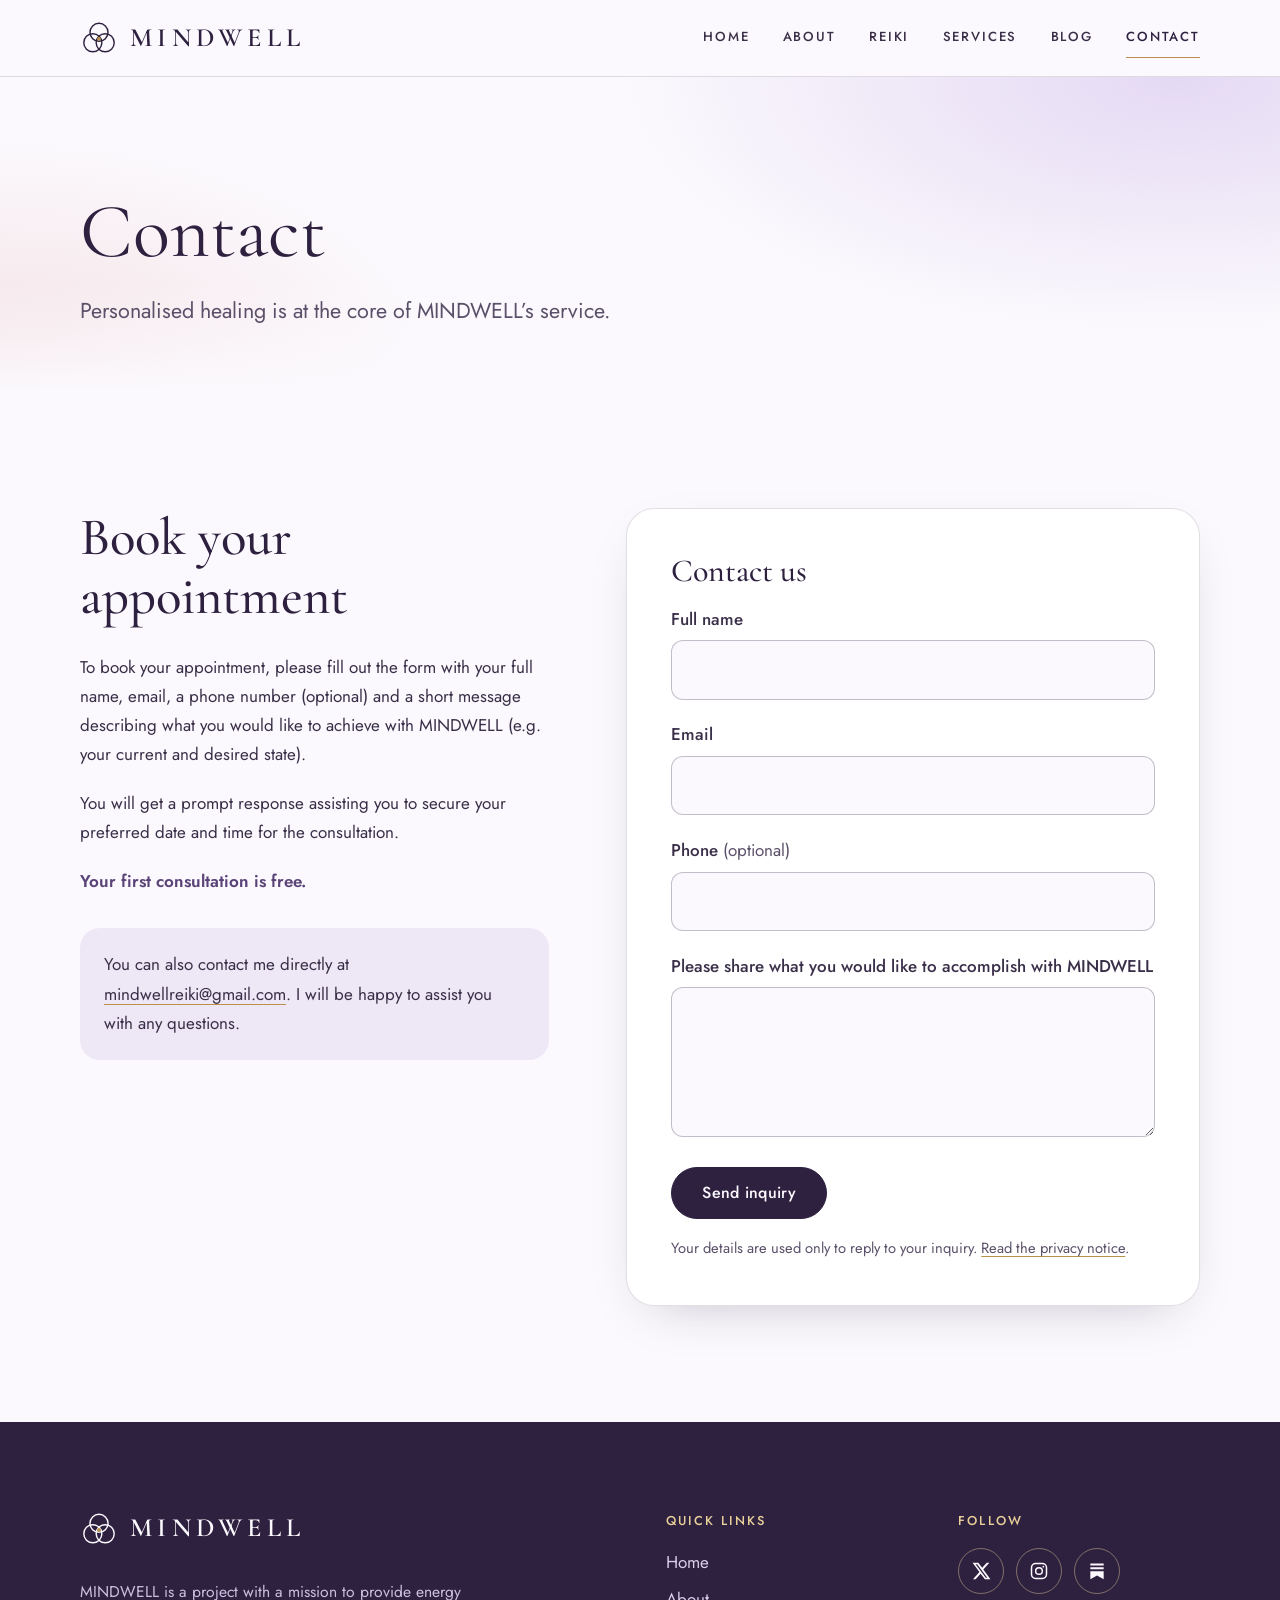
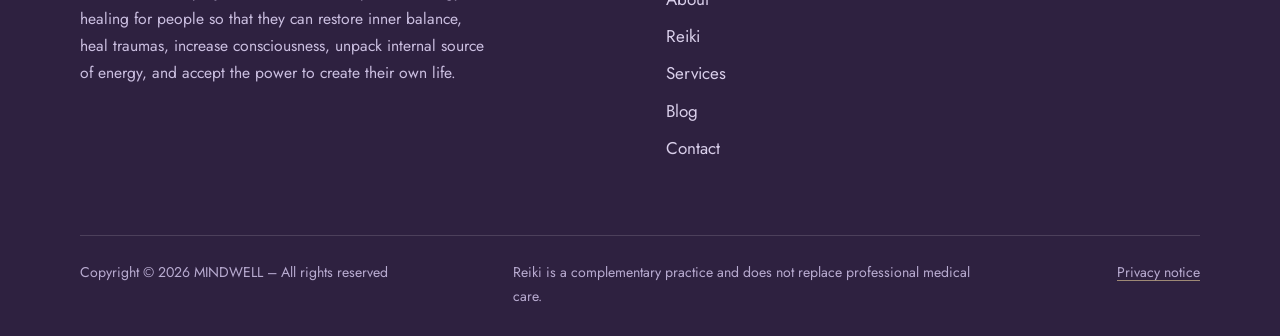
<file: contact/index.html>
<!DOCTYPE html>
<html lang="en">
<head>
<meta charset="utf-8">
<meta name="viewport" content="width=device-width, initial-scale=1, viewport-fit=cover">
<title>Contact and free consultation | MINDWELL</title>
<meta name="description" content="Book appointment for consultation and personalised healing.">
<meta name="theme-color" content="#2E2140">
<meta name="robots" content="index, follow, max-image-preview:large">
<meta property="og:site_name" content="MINDWELL">
<meta property="og:type" content="website">
<meta property="og:title" content="Contact and free consultation | MINDWELL">
<meta property="og:description" content="Book appointment for consultation and personalised healing.">
<link rel="canonical" href="https://www.mindwellreiki.com/contact/">
<meta property="og:url" content="https://www.mindwellreiki.com/contact/">
<meta property="og:image" content="https://www.mindwellreiki.com/assets/img/og-card.png">
<meta property="og:image:width" content="1200">
<meta property="og:image:height" content="630">
<meta property="og:image:alt" content="MINDWELL: Healing space for your Body, Mind and Soul">
<meta name="twitter:card" content="summary_large_image">
<meta name="twitter:title" content="Contact and free consultation | MINDWELL">
<meta name="twitter:description" content="Book appointment for consultation and personalised healing.">
<meta name="twitter:image" content="https://www.mindwellreiki.com/assets/img/og-card.png">
<link rel="icon" href="../assets/img/favicon.svg" type="image/svg+xml">
<link rel="icon" href="../favicon.ico" sizes="48x48">
<link rel="apple-touch-icon" href="../apple-touch-icon.png">
<link rel="preload" href="../assets/fonts/jost-latin-wght-normal.woff2" as="font" type="font/woff2" crossorigin>
<link rel="preload" href="../assets/fonts/cormorant-garamond-latin-wght-normal.woff2" as="font" type="font/woff2" crossorigin>
<link rel="stylesheet" href="../assets/css/style.css">
<noscript><style>.t-slide[hidden]{display:block}.t-slide{margin-bottom:2.5rem}.carousel__controls{display:none}@media (max-width:900px){.nav-toggle{display:none}.nav{position:static;display:block;padding:0 0 12px;border:0}.nav ul{flex-direction:row;flex-wrap:wrap;gap:4px 20px}.nav li+li{border:0}.nav a{padding:8px 0}}</style></noscript>
</head>
<body>
<a class="skip-link" href="#main">Skip to content</a>
<header class="site-header">
  <div class="container site-header__bar">
    <a class="logo" href="../" aria-label="Mindwell, home"><svg class="logo__mark" viewBox="0 0 40 40" fill="none" aria-hidden="true" focusable="false"><g stroke="currentColor" stroke-width="1.5"><circle cx="20" cy="14" r="9.5"/><circle cx="13.5" cy="25" r="9.5"/><circle cx="26.5" cy="25" r="9.5"/></g><circle cx="20" cy="21" r="2" fill="#B8924A"/></svg><span class="logo__word">MINDWELL</span></a>
    <button class="nav-toggle" type="button" aria-expanded="false" aria-controls="site-nav">
      <span class="sr-only">Menu</span><span class="nav-toggle__bars" aria-hidden="true"></span>
    </button>
    <nav id="site-nav" class="nav" aria-label="Main" data-open="false">
      <ul><li><a href="../">Home</a></li><li><a href="../about/">About</a></li><li><a href="../reiki/">Reiki</a></li><li><a href="../services/">Services</a></li><li><a href="../blog/">Blog</a></li><li><a href="../contact/" aria-current="page">Contact</a></li></ul>
    </nav>
  </div>
</header>
<main id="main" tabindex="-1">
<header class="page-hero">
  <div class="container">
    <h1>Contact</h1>
    <p class="lede">Personalised healing is at the core of MINDWELL’s service.</p>
  </div>
</header>

<section class="section" aria-labelledby="book-title">
  <div class="container form-layout">
    <div class="prose">
      <h2 id="book-title">Book your appointment</h2>
      <p>To book your appointment, please fill out the form with your full name, email, a phone number (optional) and a short message describing what you would like to achieve with MINDWELL (e.g. your current and desired state).</p>
      <p>You will get a prompt response assisting you to secure your preferred date and time for the consultation.</p>
      <p><strong>Your first consultation is free.</strong></p>
      <div class="contact-direct">
        <p>You can also contact me directly at <a href="mailto:mindwellreiki@gmail.com">mindwellreiki@gmail.com</a>. I will be happy to assist you with any questions.</p>
      </div>
    </div>

    <form class="form" id="contact-form" name="contact" method="post" action="mailto:mindwellreiki@gmail.com" enctype="text/plain" novalidate>
      <h2>Contact us</h2>
      <p class="hp" aria-hidden="true"><label>Leave this field empty <input type="text" name="bot-field" tabindex="-1" autocomplete="off"></label></p>
      <div class="field">
        <label for="f-name">Full name</label>
        <input id="f-name" name="name" type="text" autocomplete="name" required>
      </div>
      <div class="field">
        <label for="f-email">Email</label>
        <input id="f-email" name="email" type="email" autocomplete="email" required>
      </div>
      <div class="field">
        <label for="f-phone">Phone <span class="optional">(optional)</span></label>
        <input id="f-phone" name="phone" type="tel" autocomplete="tel">
      </div>
      <div class="field">
        <label for="f-message">Please share what you would like to accomplish with MINDWELL</label>
        <textarea id="f-message" name="message" required></textarea>
      </div>
      <button class="btn" type="submit">Send inquiry</button>
      <p class="form-note">Your details are used only to reply to your inquiry. <a href="../privacy/">Read the privacy notice</a>.</p>
      <p class="form-status" data-status role="status" hidden></p>
    </form>
  </div>
</section>

</main>
<footer class="site-footer">
  <div class="container">
    <div class="footer__grid">
      <div class="footer__brand">
        <a class="logo logo--light" href="../" aria-label="Mindwell, home"><svg class="logo__mark" viewBox="0 0 40 40" fill="none" aria-hidden="true" focusable="false"><g stroke="currentColor" stroke-width="1.5"><circle cx="20" cy="14" r="9.5"/><circle cx="13.5" cy="25" r="9.5"/><circle cx="26.5" cy="25" r="9.5"/></g><circle cx="20" cy="21" r="2" fill="#B8924A"/></svg><span class="logo__word">MINDWELL</span></a>
        <p class="footer__mission">MINDWELL is a project with a mission to provide energy healing for people so that they can restore inner balance, heal traumas, increase consciousness, unpack internal source of energy, and accept the power to create their own life.</p>
      </div>
      <nav class="footer__links" aria-label="Quick links">
        <p class="footer__heading">Quick links</p>
        <ul><li><a href="../">Home</a></li><li><a href="../about/">About</a></li><li><a href="../reiki/">Reiki</a></li><li><a href="../services/">Services</a></li><li><a href="../blog/">Blog</a></li><li><a href="../contact/">Contact</a></li></ul>
      </nav>
      <div class="footer__social">
        <p class="footer__heading">Follow</p>
        <ul class="social"><li><a href="https://twitter.com/mindwellreiki" target="_blank" rel="noopener noreferrer" aria-label="X (Twitter) (opens in a new tab)"><svg viewBox="0 0 24 24" fill="currentColor" aria-hidden="true"><path d="M18.9 2H22l-7.2 8.2L23.3 22h-6.6l-5.2-6.8L5.5 22H2.4l7.7-8.8L1.9 2h6.8l4.7 6.2L18.9 2zm-1.2 18h1.8L7.4 3.9H5.5L17.7 20z"/></svg></a></li><li><a href="https://www.instagram.com/mindwell_reiki" target="_blank" rel="noopener noreferrer" aria-label="Instagram (opens in a new tab)"><svg viewBox="0 0 24 24" fill="none" stroke="currentColor" stroke-width="1.8" aria-hidden="true"><rect x="3" y="3" width="18" height="18" rx="5"/><circle cx="12" cy="12" r="4"/><circle cx="17.2" cy="6.8" r="1" fill="currentColor" stroke="none"/></svg></a></li><li><a href="https://mindwellreiki.substack.com" target="_blank" rel="noopener noreferrer" aria-label="Substack (opens in a new tab)"><svg viewBox="0 0 24 24" fill="currentColor" aria-hidden="true"><path d="M4 3h16v2.4H4zM4 7.6h16V10H4zM4 12.2h16V22l-8-4.5L4 22z"/></svg></a></li></ul>
      </div>
    </div>
    <div class="footer__bottom">
      <p>Copyright © <span data-year>2026</span> MINDWELL – All rights reserved</p>
      <p>Reiki is a complementary practice and does not replace professional medical care.</p>
      <p><a href="../privacy/">Privacy notice</a></p>
    </div>
  </div>
</footer>
<script src="../assets/js/main.js" defer></script>
</body>
</html>
</file>
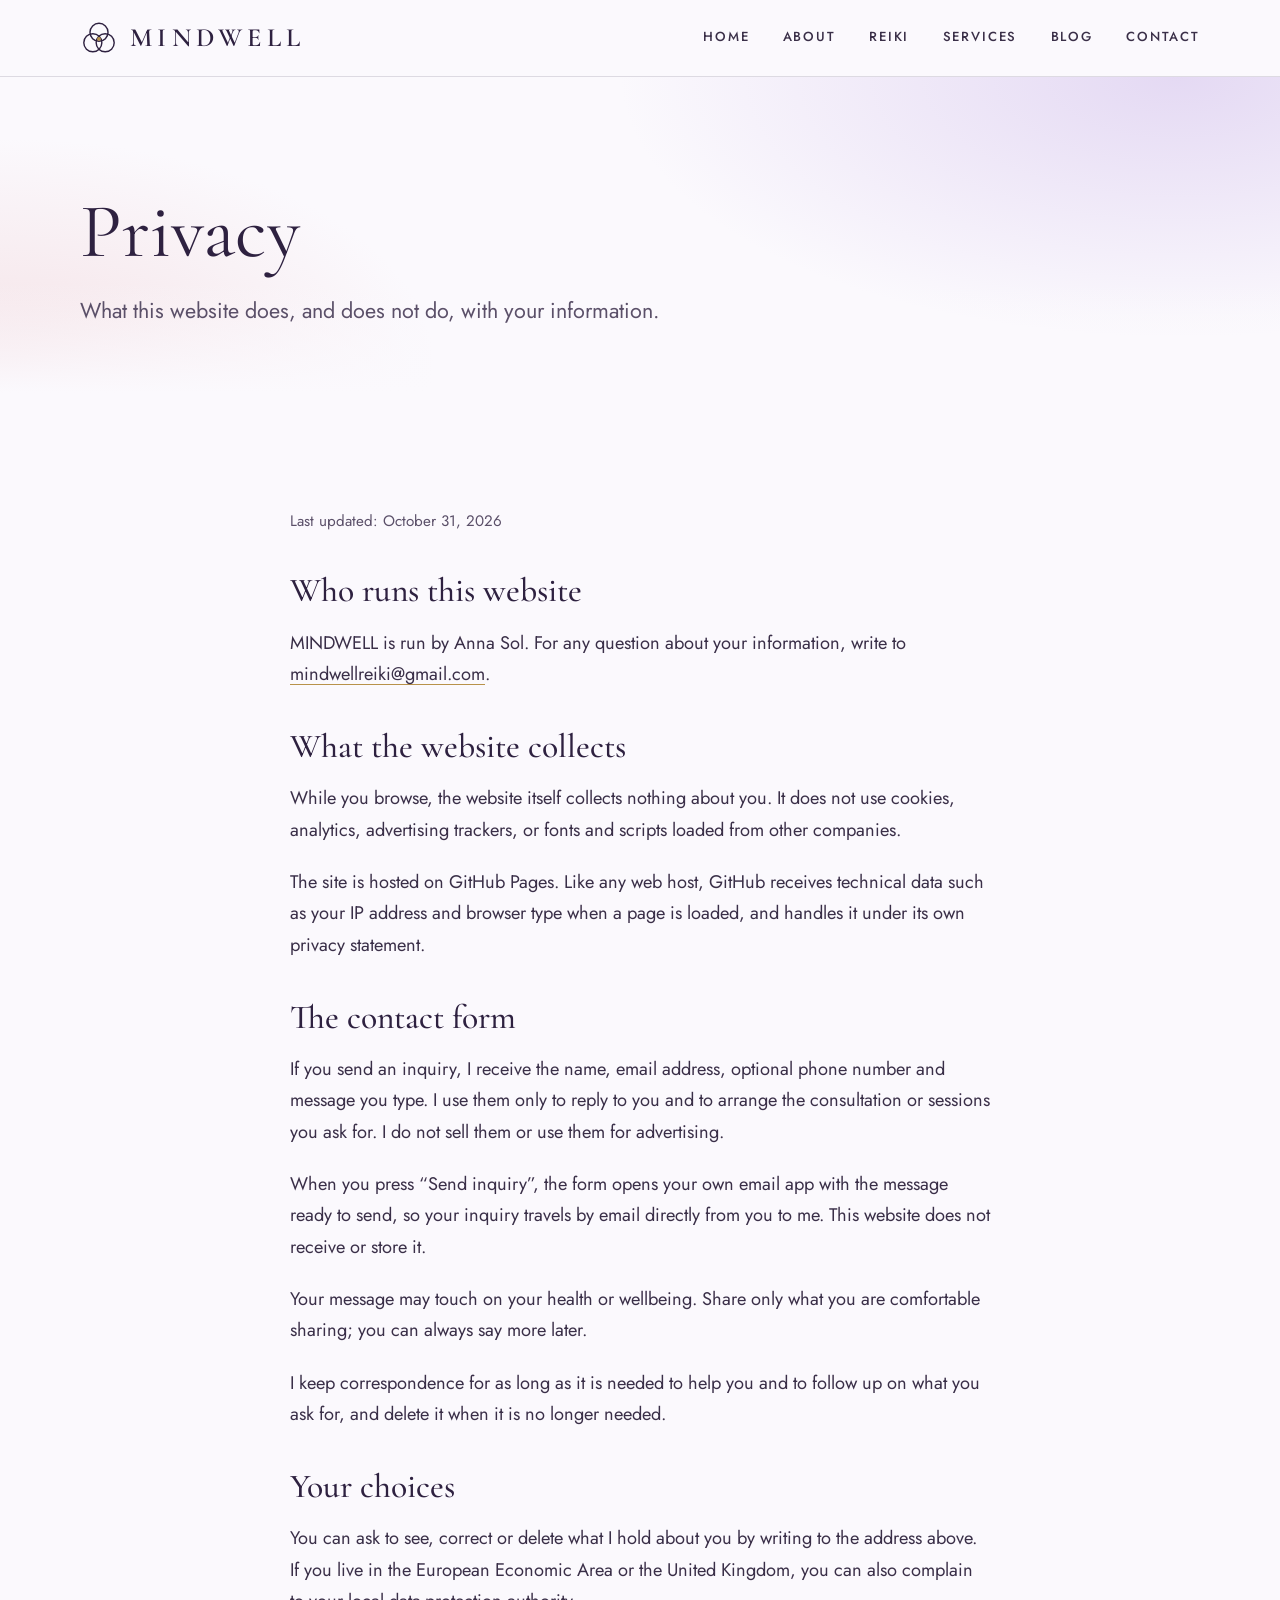
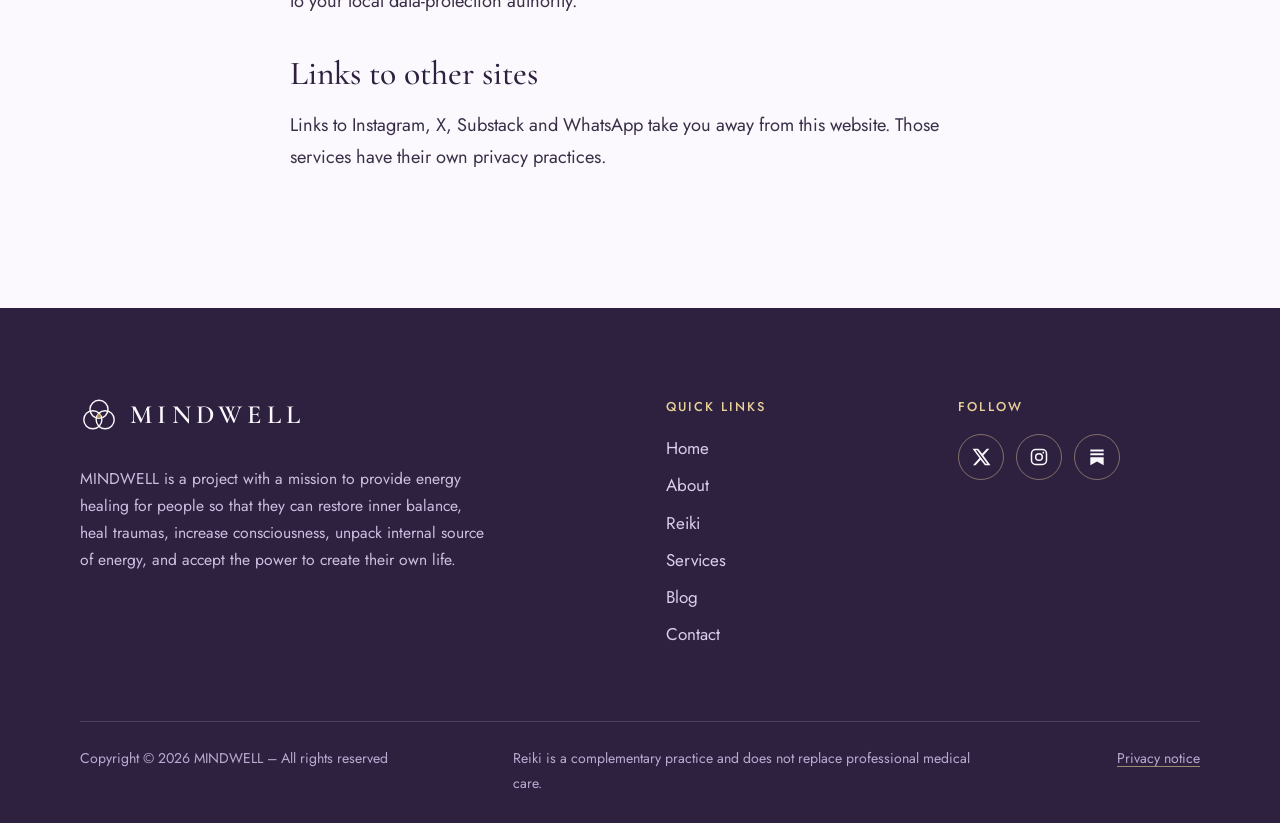
<file: privacy/index.html>
<!DOCTYPE html>
<html lang="en">
<head>
<meta charset="utf-8">
<meta name="viewport" content="width=device-width, initial-scale=1, viewport-fit=cover">
<title>Privacy | MINDWELL</title>
<meta name="description" content="What the MINDWELL website does, and does not do, with your information.">
<meta name="theme-color" content="#2E2140">
<meta name="robots" content="index, follow, max-image-preview:large">
<meta property="og:site_name" content="MINDWELL">
<meta property="og:type" content="website">
<meta property="og:title" content="Privacy | MINDWELL">
<meta property="og:description" content="What the MINDWELL website does, and does not do, with your information.">
<link rel="canonical" href="https://www.mindwellreiki.com/privacy/">
<meta property="og:url" content="https://www.mindwellreiki.com/privacy/">
<meta property="og:image" content="https://www.mindwellreiki.com/assets/img/og-card.png">
<meta property="og:image:width" content="1200">
<meta property="og:image:height" content="630">
<meta property="og:image:alt" content="MINDWELL: Healing space for your Body, Mind and Soul">
<meta name="twitter:card" content="summary_large_image">
<meta name="twitter:title" content="Privacy | MINDWELL">
<meta name="twitter:description" content="What the MINDWELL website does, and does not do, with your information.">
<meta name="twitter:image" content="https://www.mindwellreiki.com/assets/img/og-card.png">
<link rel="icon" href="../assets/img/favicon.svg" type="image/svg+xml">
<link rel="icon" href="../favicon.ico" sizes="48x48">
<link rel="apple-touch-icon" href="../apple-touch-icon.png">
<link rel="preload" href="../assets/fonts/jost-latin-wght-normal.woff2" as="font" type="font/woff2" crossorigin>
<link rel="preload" href="../assets/fonts/cormorant-garamond-latin-wght-normal.woff2" as="font" type="font/woff2" crossorigin>
<link rel="stylesheet" href="../assets/css/style.css">
<noscript><style>.t-slide[hidden]{display:block}.t-slide{margin-bottom:2.5rem}.carousel__controls{display:none}@media (max-width:900px){.nav-toggle{display:none}.nav{position:static;display:block;padding:0 0 12px;border:0}.nav ul{flex-direction:row;flex-wrap:wrap;gap:4px 20px}.nav li+li{border:0}.nav a{padding:8px 0}}</style></noscript>
</head>
<body>
<a class="skip-link" href="#main">Skip to content</a>
<header class="site-header">
  <div class="container site-header__bar">
    <a class="logo" href="../" aria-label="Mindwell, home"><svg class="logo__mark" viewBox="0 0 40 40" fill="none" aria-hidden="true" focusable="false"><g stroke="currentColor" stroke-width="1.5"><circle cx="20" cy="14" r="9.5"/><circle cx="13.5" cy="25" r="9.5"/><circle cx="26.5" cy="25" r="9.5"/></g><circle cx="20" cy="21" r="2" fill="#B8924A"/></svg><span class="logo__word">MINDWELL</span></a>
    <button class="nav-toggle" type="button" aria-expanded="false" aria-controls="site-nav">
      <span class="sr-only">Menu</span><span class="nav-toggle__bars" aria-hidden="true"></span>
    </button>
    <nav id="site-nav" class="nav" aria-label="Main" data-open="false">
      <ul><li><a href="../">Home</a></li><li><a href="../about/">About</a></li><li><a href="../reiki/">Reiki</a></li><li><a href="../services/">Services</a></li><li><a href="../blog/">Blog</a></li><li><a href="../contact/">Contact</a></li></ul>
    </nav>
  </div>
</header>
<main id="main" tabindex="-1">
<header class="page-hero">
  <div class="container">
    <h1>Privacy</h1>
    <p class="lede">What this website does, and does not do, with your information.</p>
  </div>
</header>

<section class="section">
  <div class="container">
    <article class="article">
      <p class="post-meta">Last updated: October 31, 2026</p>

      <h2>Who runs this website</h2>
      <p>MINDWELL is run by Anna Sol. For any question about your information, write to <a href="mailto:mindwellreiki@gmail.com">mindwellreiki@gmail.com</a>.</p>

      <h2>What the website collects</h2>
      <p>While you browse, the website itself collects nothing about you. It does not use cookies, analytics, advertising trackers, or fonts and scripts loaded from other companies.</p>
      <p>The site is hosted on GitHub Pages. Like any web host, GitHub receives technical data such as your IP address and browser type when a page is loaded, and handles it under its own privacy statement.</p>

      <h2>The contact form</h2>
      <p>If you send an inquiry, I receive the name, email address, optional phone number and message you type. I use them only to reply to you and to arrange the consultation or sessions you ask for. I do not sell them or use them for advertising.</p>
      <p id="form-processing">When you press “Send inquiry”, the form opens your own email app with the message ready to send, so your inquiry travels by email directly from you to me. This website does not receive or store it.</p>
      <p>Your message may touch on your health or wellbeing. Share only what you are comfortable sharing; you can always say more later.</p>
      <p>I keep correspondence for as long as it is needed to help you and to follow up on what you ask for, and delete it when it is no longer needed.</p>

      <h2>Your choices</h2>
      <p>You can ask to see, correct or delete what I hold about you by writing to the address above. If you live in the European Economic Area or the United Kingdom, you can also complain to your local data-protection authority.</p>

      <h2>Links to other sites</h2>
      <p>Links to Instagram, X, Substack and WhatsApp take you away from this website. Those services have their own privacy practices.</p>
    </article>
  </div>
</section>

</main>
<footer class="site-footer">
  <div class="container">
    <div class="footer__grid">
      <div class="footer__brand">
        <a class="logo logo--light" href="../" aria-label="Mindwell, home"><svg class="logo__mark" viewBox="0 0 40 40" fill="none" aria-hidden="true" focusable="false"><g stroke="currentColor" stroke-width="1.5"><circle cx="20" cy="14" r="9.5"/><circle cx="13.5" cy="25" r="9.5"/><circle cx="26.5" cy="25" r="9.5"/></g><circle cx="20" cy="21" r="2" fill="#B8924A"/></svg><span class="logo__word">MINDWELL</span></a>
        <p class="footer__mission">MINDWELL is a project with a mission to provide energy healing for people so that they can restore inner balance, heal traumas, increase consciousness, unpack internal source of energy, and accept the power to create their own life.</p>
      </div>
      <nav class="footer__links" aria-label="Quick links">
        <p class="footer__heading">Quick links</p>
        <ul><li><a href="../">Home</a></li><li><a href="../about/">About</a></li><li><a href="../reiki/">Reiki</a></li><li><a href="../services/">Services</a></li><li><a href="../blog/">Blog</a></li><li><a href="../contact/">Contact</a></li></ul>
      </nav>
      <div class="footer__social">
        <p class="footer__heading">Follow</p>
        <ul class="social"><li><a href="https://twitter.com/mindwellreiki" target="_blank" rel="noopener noreferrer" aria-label="X (Twitter) (opens in a new tab)"><svg viewBox="0 0 24 24" fill="currentColor" aria-hidden="true"><path d="M18.9 2H22l-7.2 8.2L23.3 22h-6.6l-5.2-6.8L5.5 22H2.4l7.7-8.8L1.9 2h6.8l4.7 6.2L18.9 2zm-1.2 18h1.8L7.4 3.9H5.5L17.7 20z"/></svg></a></li><li><a href="https://www.instagram.com/mindwell_reiki" target="_blank" rel="noopener noreferrer" aria-label="Instagram (opens in a new tab)"><svg viewBox="0 0 24 24" fill="none" stroke="currentColor" stroke-width="1.8" aria-hidden="true"><rect x="3" y="3" width="18" height="18" rx="5"/><circle cx="12" cy="12" r="4"/><circle cx="17.2" cy="6.8" r="1" fill="currentColor" stroke="none"/></svg></a></li><li><a href="https://mindwellreiki.substack.com" target="_blank" rel="noopener noreferrer" aria-label="Substack (opens in a new tab)"><svg viewBox="0 0 24 24" fill="currentColor" aria-hidden="true"><path d="M4 3h16v2.4H4zM4 7.6h16V10H4zM4 12.2h16V22l-8-4.5L4 22z"/></svg></a></li></ul>
      </div>
    </div>
    <div class="footer__bottom">
      <p>Copyright © <span data-year>2026</span> MINDWELL – All rights reserved</p>
      <p>Reiki is a complementary practice and does not replace professional medical care.</p>
      <p><a href="../privacy/">Privacy notice</a></p>
    </div>
  </div>
</footer>
<script src="../assets/js/main.js" defer></script>
</body>
</html>
</file>
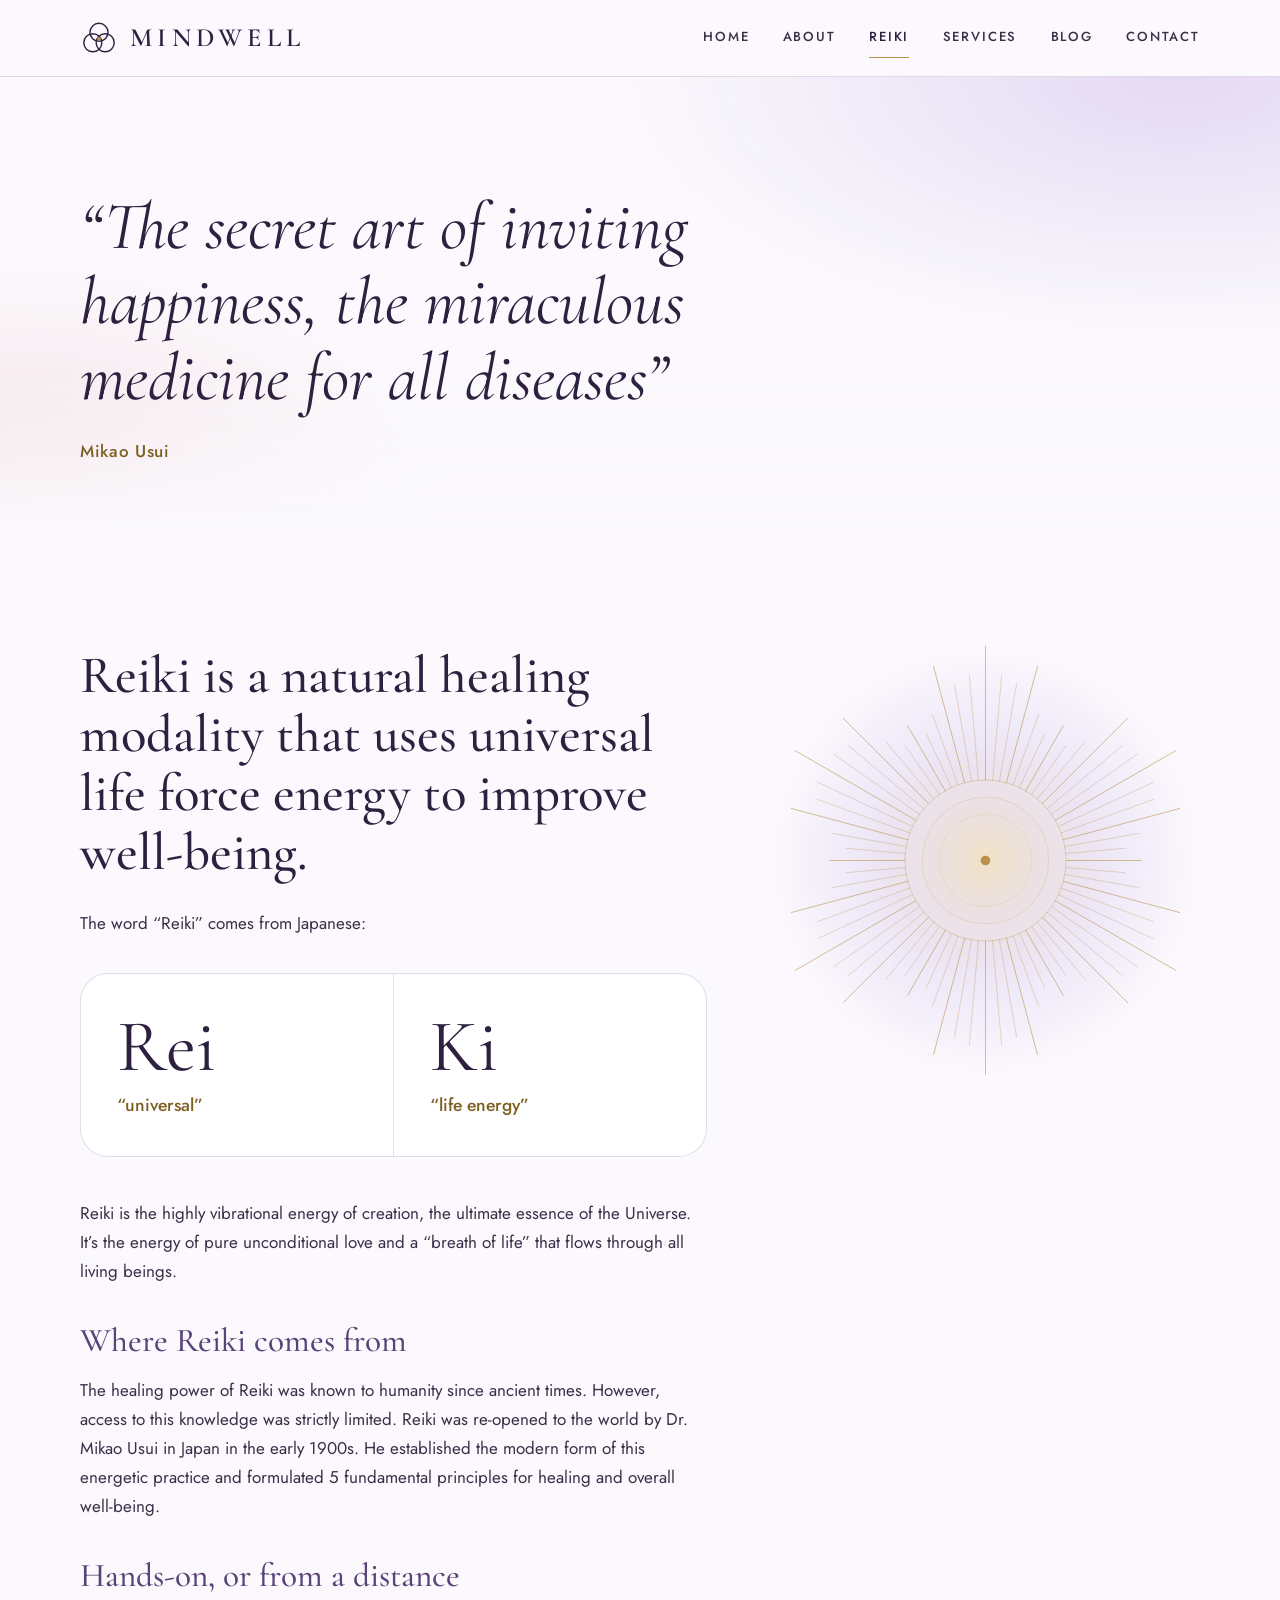
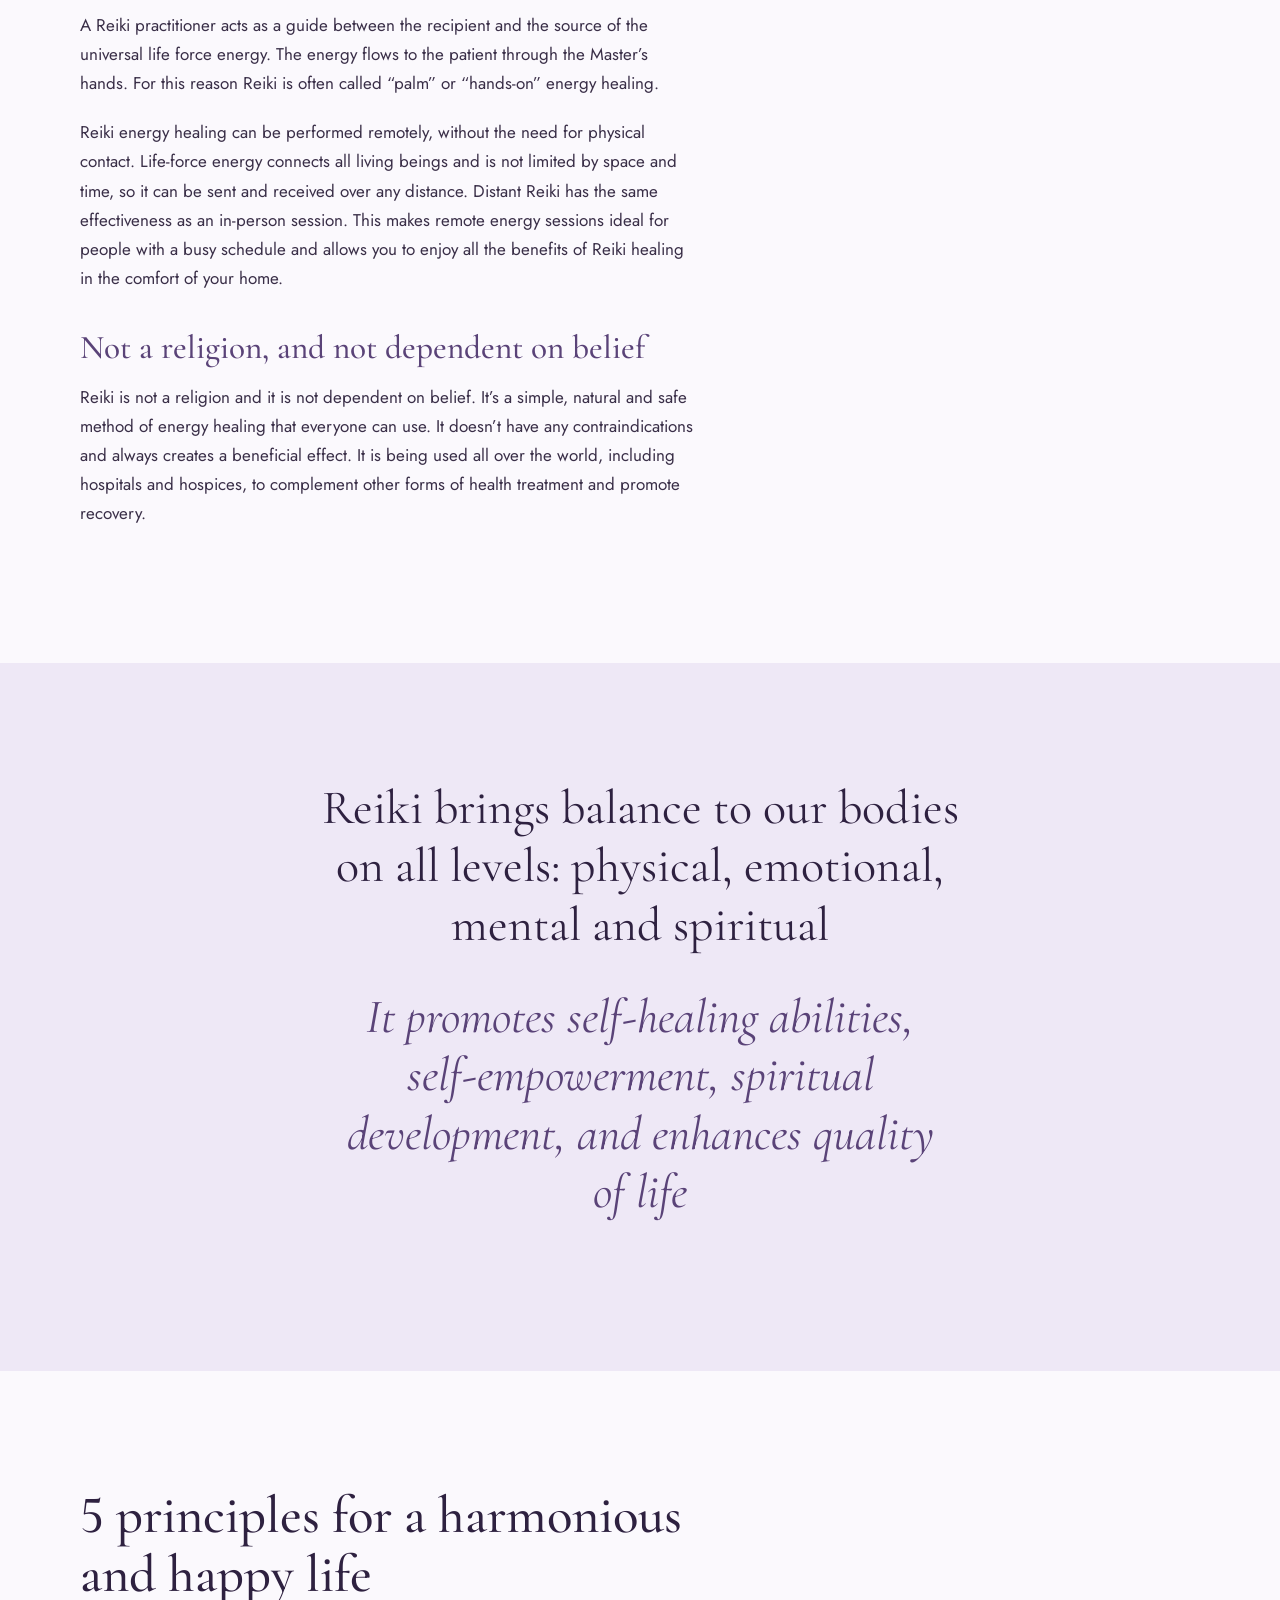
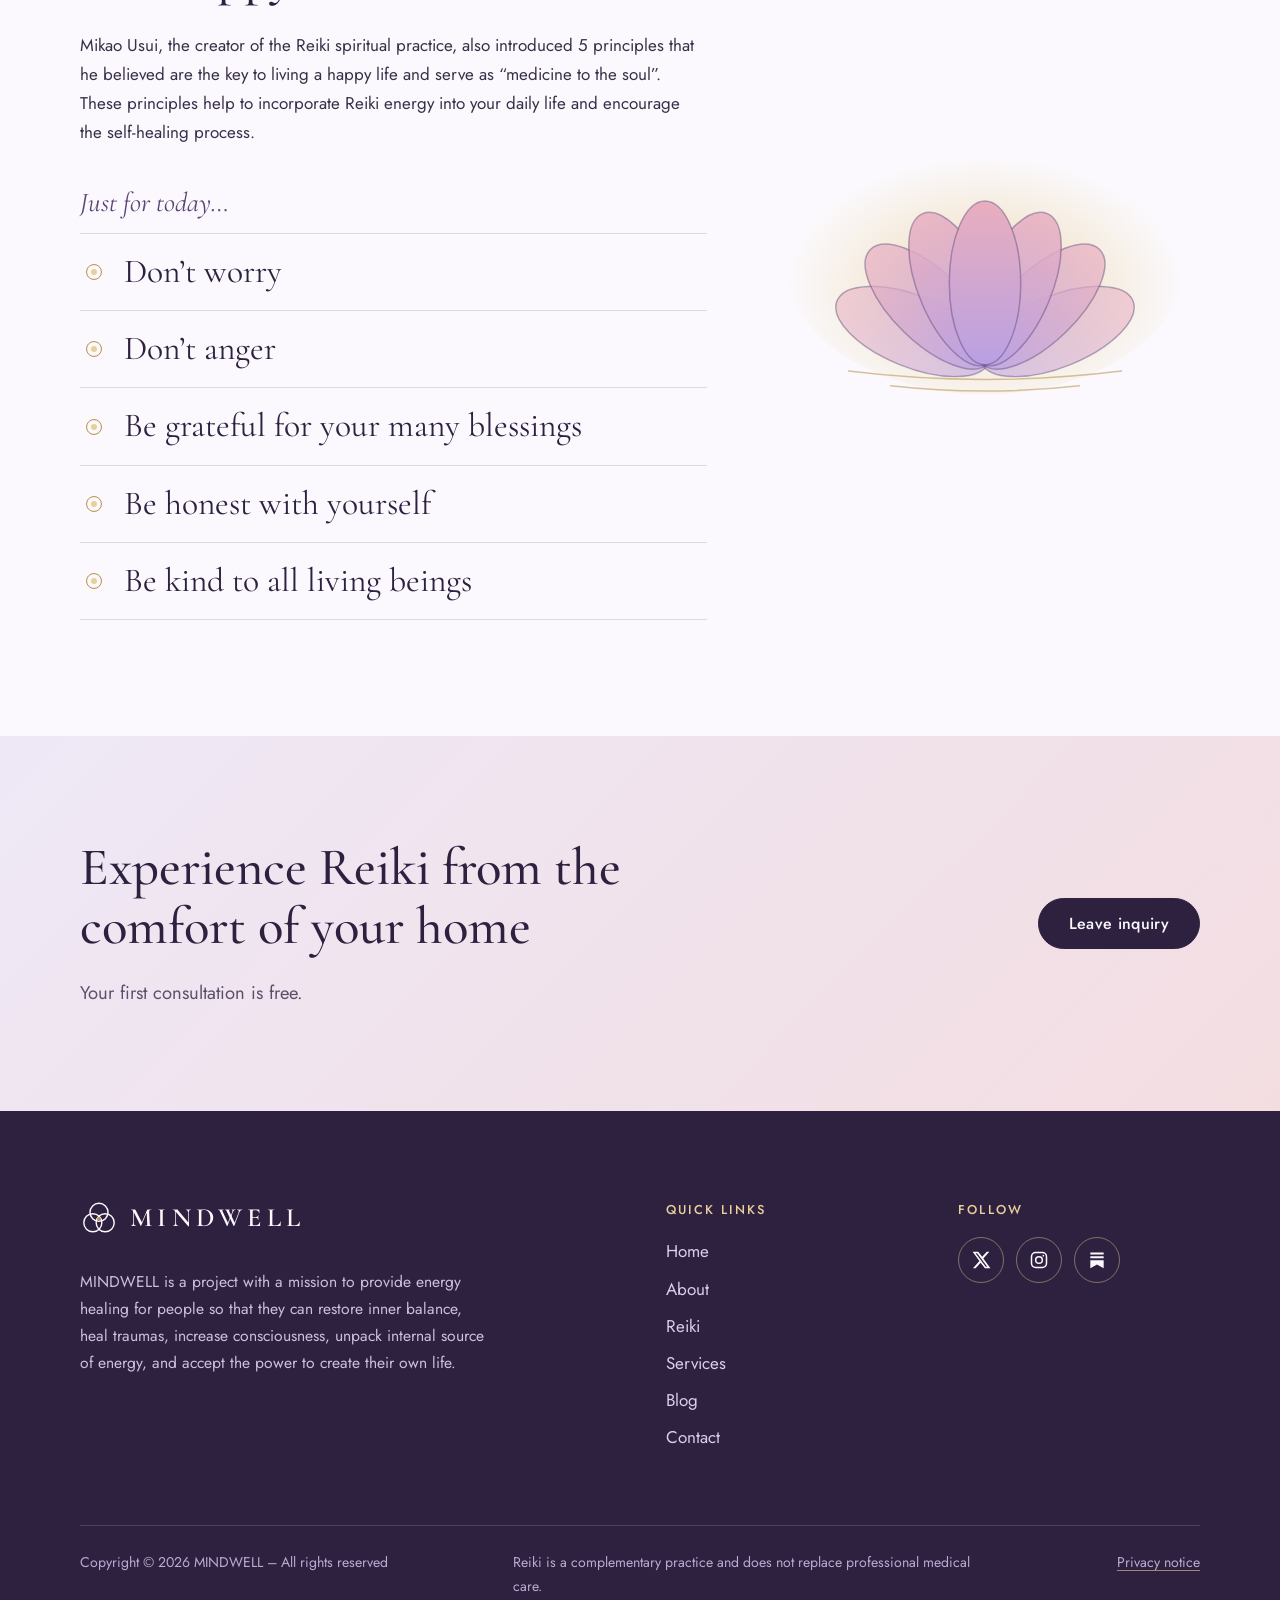
<file: reiki/index.html>
<!DOCTYPE html>
<html lang="en">
<head>
<meta charset="utf-8">
<meta name="viewport" content="width=device-width, initial-scale=1, viewport-fit=cover">
<title>Reiki healing energy | MINDWELL</title>
<meta name="description" content="Reiki as a universal life-force energy and a natural healing modality that improves well-being.">
<meta name="theme-color" content="#2E2140">
<meta name="robots" content="index, follow, max-image-preview:large">
<meta property="og:site_name" content="MINDWELL">
<meta property="og:type" content="website">
<meta property="og:title" content="Reiki healing energy | MINDWELL">
<meta property="og:description" content="Reiki as a universal life-force energy and a natural healing modality that improves well-being.">
<link rel="canonical" href="https://www.mindwellreiki.com/reiki/">
<meta property="og:url" content="https://www.mindwellreiki.com/reiki/">
<meta property="og:image" content="https://www.mindwellreiki.com/assets/img/og-card.png">
<meta property="og:image:width" content="1200">
<meta property="og:image:height" content="630">
<meta property="og:image:alt" content="MINDWELL: Healing space for your Body, Mind and Soul">
<meta name="twitter:card" content="summary_large_image">
<meta name="twitter:title" content="Reiki healing energy | MINDWELL">
<meta name="twitter:description" content="Reiki as a universal life-force energy and a natural healing modality that improves well-being.">
<meta name="twitter:image" content="https://www.mindwellreiki.com/assets/img/og-card.png">
<link rel="icon" href="../assets/img/favicon.svg" type="image/svg+xml">
<link rel="icon" href="../favicon.ico" sizes="48x48">
<link rel="apple-touch-icon" href="../apple-touch-icon.png">
<link rel="preload" href="../assets/fonts/jost-latin-wght-normal.woff2" as="font" type="font/woff2" crossorigin>
<link rel="preload" href="../assets/fonts/cormorant-garamond-latin-wght-normal.woff2" as="font" type="font/woff2" crossorigin>
<link rel="stylesheet" href="../assets/css/style.css">
<noscript><style>.t-slide[hidden]{display:block}.t-slide{margin-bottom:2.5rem}.carousel__controls{display:none}@media (max-width:900px){.nav-toggle{display:none}.nav{position:static;display:block;padding:0 0 12px;border:0}.nav ul{flex-direction:row;flex-wrap:wrap;gap:4px 20px}.nav li+li{border:0}.nav a{padding:8px 0}}</style></noscript>
</head>
<body>
<a class="skip-link" href="#main">Skip to content</a>
<header class="site-header">
  <div class="container site-header__bar">
    <a class="logo" href="../" aria-label="Mindwell, home"><svg class="logo__mark" viewBox="0 0 40 40" fill="none" aria-hidden="true" focusable="false"><g stroke="currentColor" stroke-width="1.5"><circle cx="20" cy="14" r="9.5"/><circle cx="13.5" cy="25" r="9.5"/><circle cx="26.5" cy="25" r="9.5"/></g><circle cx="20" cy="21" r="2" fill="#B8924A"/></svg><span class="logo__word">MINDWELL</span></a>
    <button class="nav-toggle" type="button" aria-expanded="false" aria-controls="site-nav">
      <span class="sr-only">Menu</span><span class="nav-toggle__bars" aria-hidden="true"></span>
    </button>
    <nav id="site-nav" class="nav" aria-label="Main" data-open="false">
      <ul><li><a href="../">Home</a></li><li><a href="../about/">About</a></li><li><a href="../reiki/" aria-current="page">Reiki</a></li><li><a href="../services/">Services</a></li><li><a href="../blog/">Blog</a></li><li><a href="../contact/">Contact</a></li></ul>
    </nav>
  </div>
</header>
<main id="main" tabindex="-1">
<header class="page-hero">
  <div class="container">
    <h1 class="sr-only">Reiki</h1>
    <blockquote class="hero-blockquote">
      <p class="hero-quote">“The secret art of inviting happiness, the miraculous medicine for all diseases”</p>
      <p class="hero-quote__by">Mikao Usui</p>
    </blockquote>
  </div>
</header>

<section class="section" aria-labelledby="reiki-intro">
  <div class="container split split--top">
    <div class="split__text prose">
      <h2 id="reiki-intro">Reiki is a natural healing modality that uses universal life force energy to improve well-being.</h2>
      <p>The word “Reiki” comes from Japanese:</p>
      <dl class="etymology">
        <div><dt>Rei</dt><dd>“universal”</dd></div>
        <div><dt>Ki</dt><dd>“life energy”</dd></div>
      </dl>
      <p>Reiki is the highly vibrational energy of creation, the ultimate essence of the Universe. It’s the energy of pure unconditional love and a “breath of life” that flows through all living beings.</p>

      <h3>Where Reiki comes from</h3>
      <p>The healing power of Reiki was known to humanity since ancient times. However, access to this knowledge was strictly limited. Reiki was re-opened to the world by Dr. Mikao Usui in Japan in the early 1900s. He established the modern form of this energetic practice and formulated 5 fundamental principles for healing and overall well-being.</p>

      <h3>Hands-on, or from a distance</h3>
      <p>A Reiki practitioner acts as a guide between the recipient and the source of the universal life force energy. The energy flows to the patient through the Master’s hands. For this reason Reiki is often called “palm” or “hands-on” energy healing.</p>
      <p>Reiki energy healing can be performed remotely, without the need for physical contact. Life-force energy connects all living beings and is not limited by space and time, so it can be sent and received over any distance. Distant Reiki has the same effectiveness as an in-person session. This makes remote energy sessions ideal for people with a busy schedule and allows you to enjoy all the benefits of Reiki healing in the comfort of your home.</p>

      <h3>Not a religion, and not dependent on belief</h3>
      <p>Reiki is not a religion and it is not dependent on belief. It’s a simple, natural and safe method of energy healing that everyone can use. It doesn’t have any contraindications and always creates a beneficial effect. It is being used all over the world, including hospitals and hospices, to complement other forms of health treatment and promote recovery.</p>
    </div>
    <div class="split__figure">
      <img src="../assets/img/rays-on-light.svg" alt="" width="800" height="800">
    </div>
  </div>
</section>

<section class="section section--haze statements" aria-label="What Reiki does">
  <div class="container">
    <p class="statement">Reiki brings balance to our bodies on all levels: physical, emotional, mental and spiritual</p>
    <p class="statement">It promotes self-healing abilities, self-empowerment, spiritual development, and enhances quality of life</p>
  </div>
</section>

<section class="section" aria-labelledby="principles-title">
  <div class="container split">
    <div class="split__text prose">
      <h2 id="principles-title">5 principles for a harmonious and happy life</h2>
      <p>Mikao Usui, the creator of the Reiki spiritual practice, also introduced 5 principles that he believed are the key to living a happy life and serve as “medicine to the soul”. These principles help to incorporate Reiki energy into your daily life and encourage the self-healing process.</p>
      <p class="principles__lead">Just for today…</p>
      <ul class="principles">
        <li>Don’t worry</li>
        <li>Don’t anger</li>
        <li>Be grateful for your many blessings</li>
        <li>Be honest with yourself</li>
        <li>Be kind to all living beings</li>
      </ul>
    </div>
    <div class="split__figure">
      <img class="principles-art" src="../assets/img/lotus.svg" alt="" width="400" height="300">
    </div>
  </div>
</section>

<section class="cta-band" aria-labelledby="reiki-cta">
  <div class="container cta-band__inner">
    <div>
      <h2 id="reiki-cta">Experience Reiki from the comfort of your home</h2>
      <p>Your first consultation is free.</p>
    </div>
    <a class="btn" href="../contact/">Leave inquiry</a>
  </div>
</section>

</main>
<footer class="site-footer">
  <div class="container">
    <div class="footer__grid">
      <div class="footer__brand">
        <a class="logo logo--light" href="../" aria-label="Mindwell, home"><svg class="logo__mark" viewBox="0 0 40 40" fill="none" aria-hidden="true" focusable="false"><g stroke="currentColor" stroke-width="1.5"><circle cx="20" cy="14" r="9.5"/><circle cx="13.5" cy="25" r="9.5"/><circle cx="26.5" cy="25" r="9.5"/></g><circle cx="20" cy="21" r="2" fill="#B8924A"/></svg><span class="logo__word">MINDWELL</span></a>
        <p class="footer__mission">MINDWELL is a project with a mission to provide energy healing for people so that they can restore inner balance, heal traumas, increase consciousness, unpack internal source of energy, and accept the power to create their own life.</p>
      </div>
      <nav class="footer__links" aria-label="Quick links">
        <p class="footer__heading">Quick links</p>
        <ul><li><a href="../">Home</a></li><li><a href="../about/">About</a></li><li><a href="../reiki/">Reiki</a></li><li><a href="../services/">Services</a></li><li><a href="../blog/">Blog</a></li><li><a href="../contact/">Contact</a></li></ul>
      </nav>
      <div class="footer__social">
        <p class="footer__heading">Follow</p>
        <ul class="social"><li><a href="https://twitter.com/mindwellreiki" target="_blank" rel="noopener noreferrer" aria-label="X (Twitter) (opens in a new tab)"><svg viewBox="0 0 24 24" fill="currentColor" aria-hidden="true"><path d="M18.9 2H22l-7.2 8.2L23.3 22h-6.6l-5.2-6.8L5.5 22H2.4l7.7-8.8L1.9 2h6.8l4.7 6.2L18.9 2zm-1.2 18h1.8L7.4 3.9H5.5L17.7 20z"/></svg></a></li><li><a href="https://www.instagram.com/mindwell_reiki" target="_blank" rel="noopener noreferrer" aria-label="Instagram (opens in a new tab)"><svg viewBox="0 0 24 24" fill="none" stroke="currentColor" stroke-width="1.8" aria-hidden="true"><rect x="3" y="3" width="18" height="18" rx="5"/><circle cx="12" cy="12" r="4"/><circle cx="17.2" cy="6.8" r="1" fill="currentColor" stroke="none"/></svg></a></li><li><a href="https://mindwellreiki.substack.com" target="_blank" rel="noopener noreferrer" aria-label="Substack (opens in a new tab)"><svg viewBox="0 0 24 24" fill="currentColor" aria-hidden="true"><path d="M4 3h16v2.4H4zM4 7.6h16V10H4zM4 12.2h16V22l-8-4.5L4 22z"/></svg></a></li></ul>
      </div>
    </div>
    <div class="footer__bottom">
      <p>Copyright © <span data-year>2026</span> MINDWELL – All rights reserved</p>
      <p>Reiki is a complementary practice and does not replace professional medical care.</p>
      <p><a href="../privacy/">Privacy notice</a></p>
    </div>
  </div>
</footer>
<script src="../assets/js/main.js" defer></script>
</body>
</html>
</file>
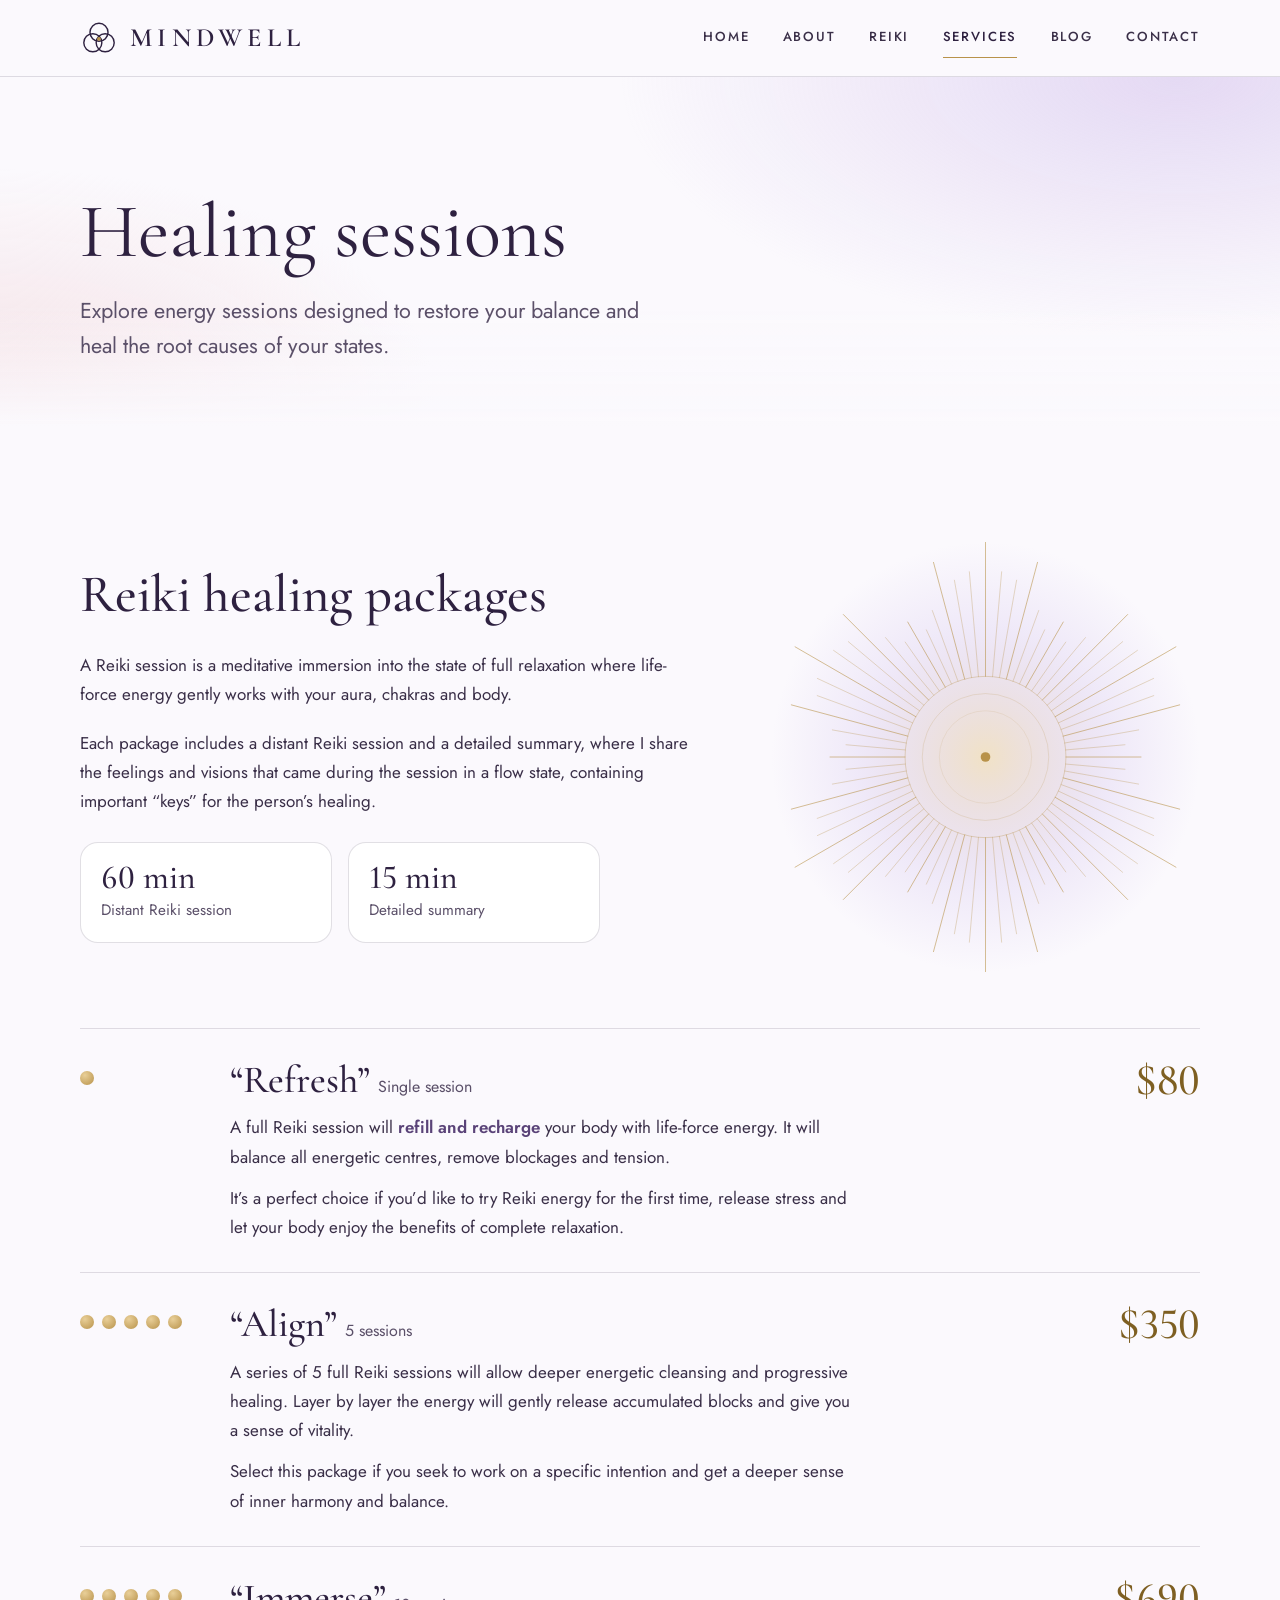
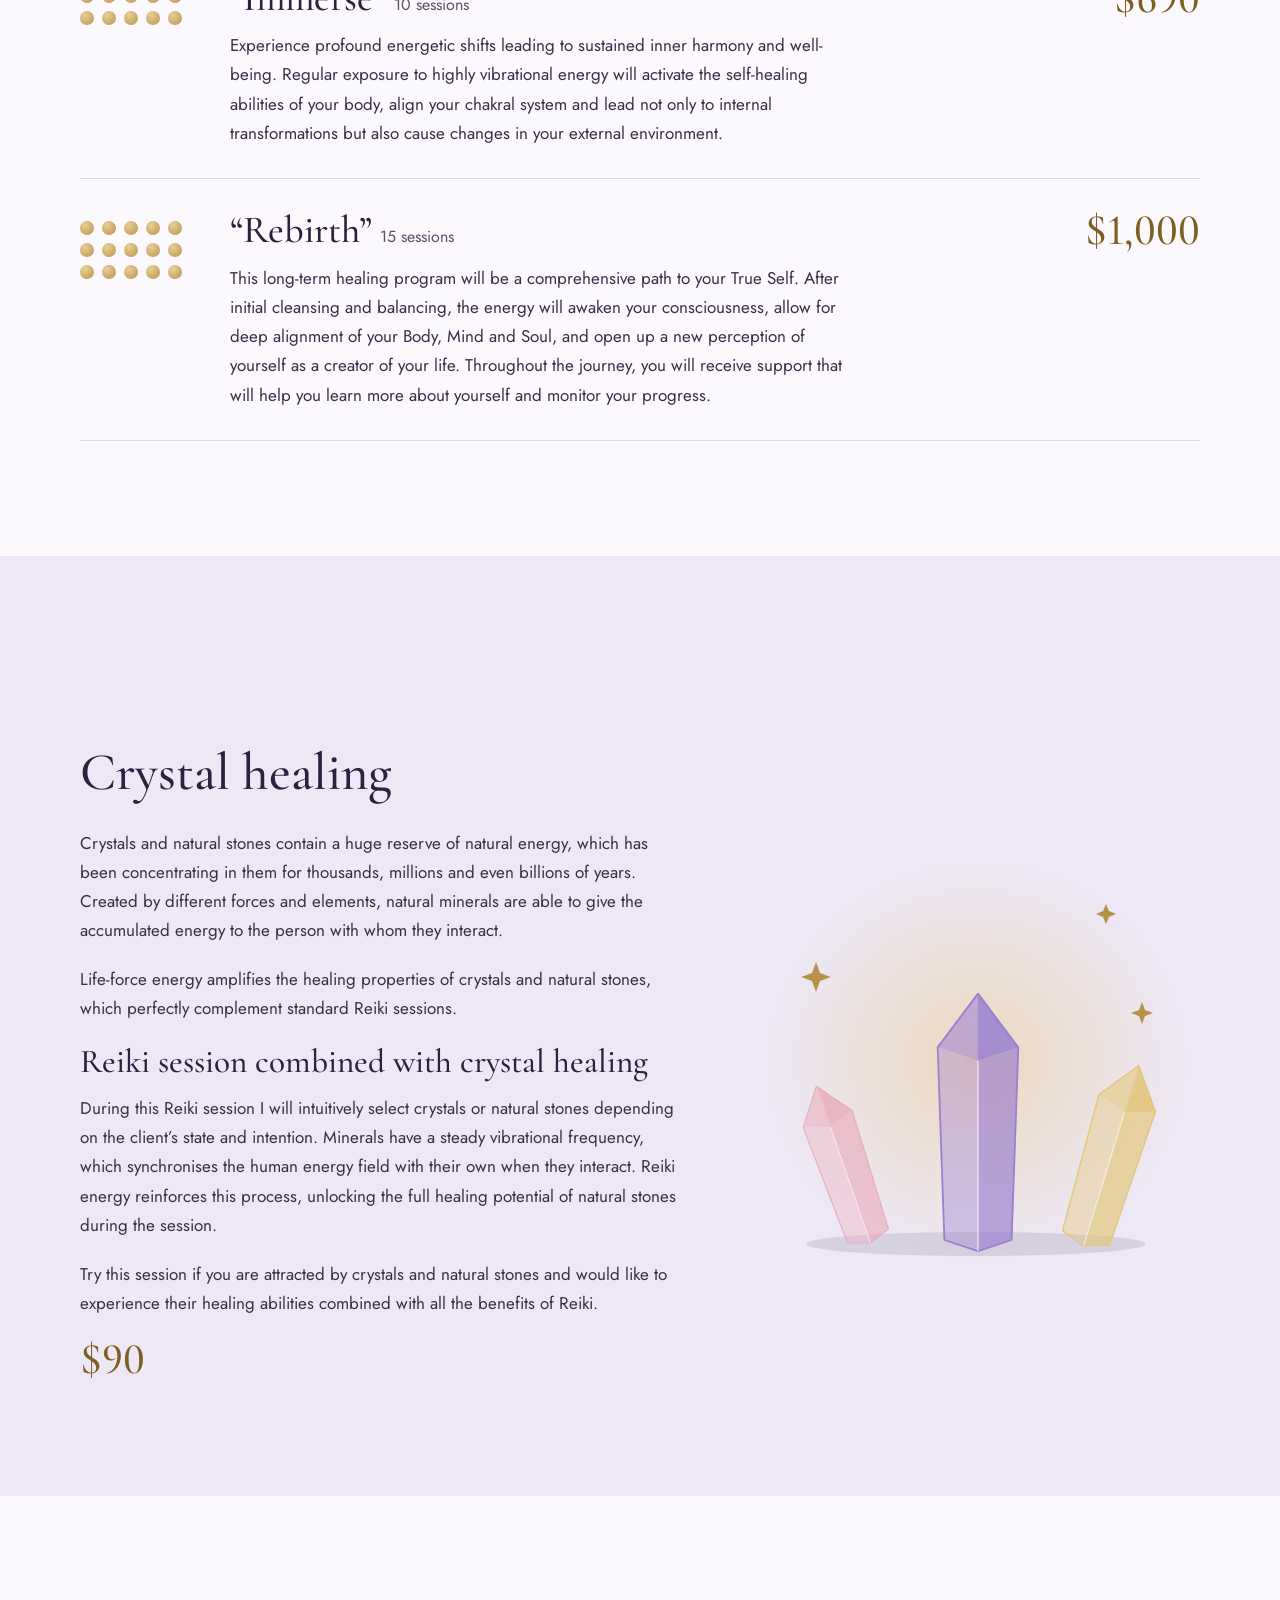
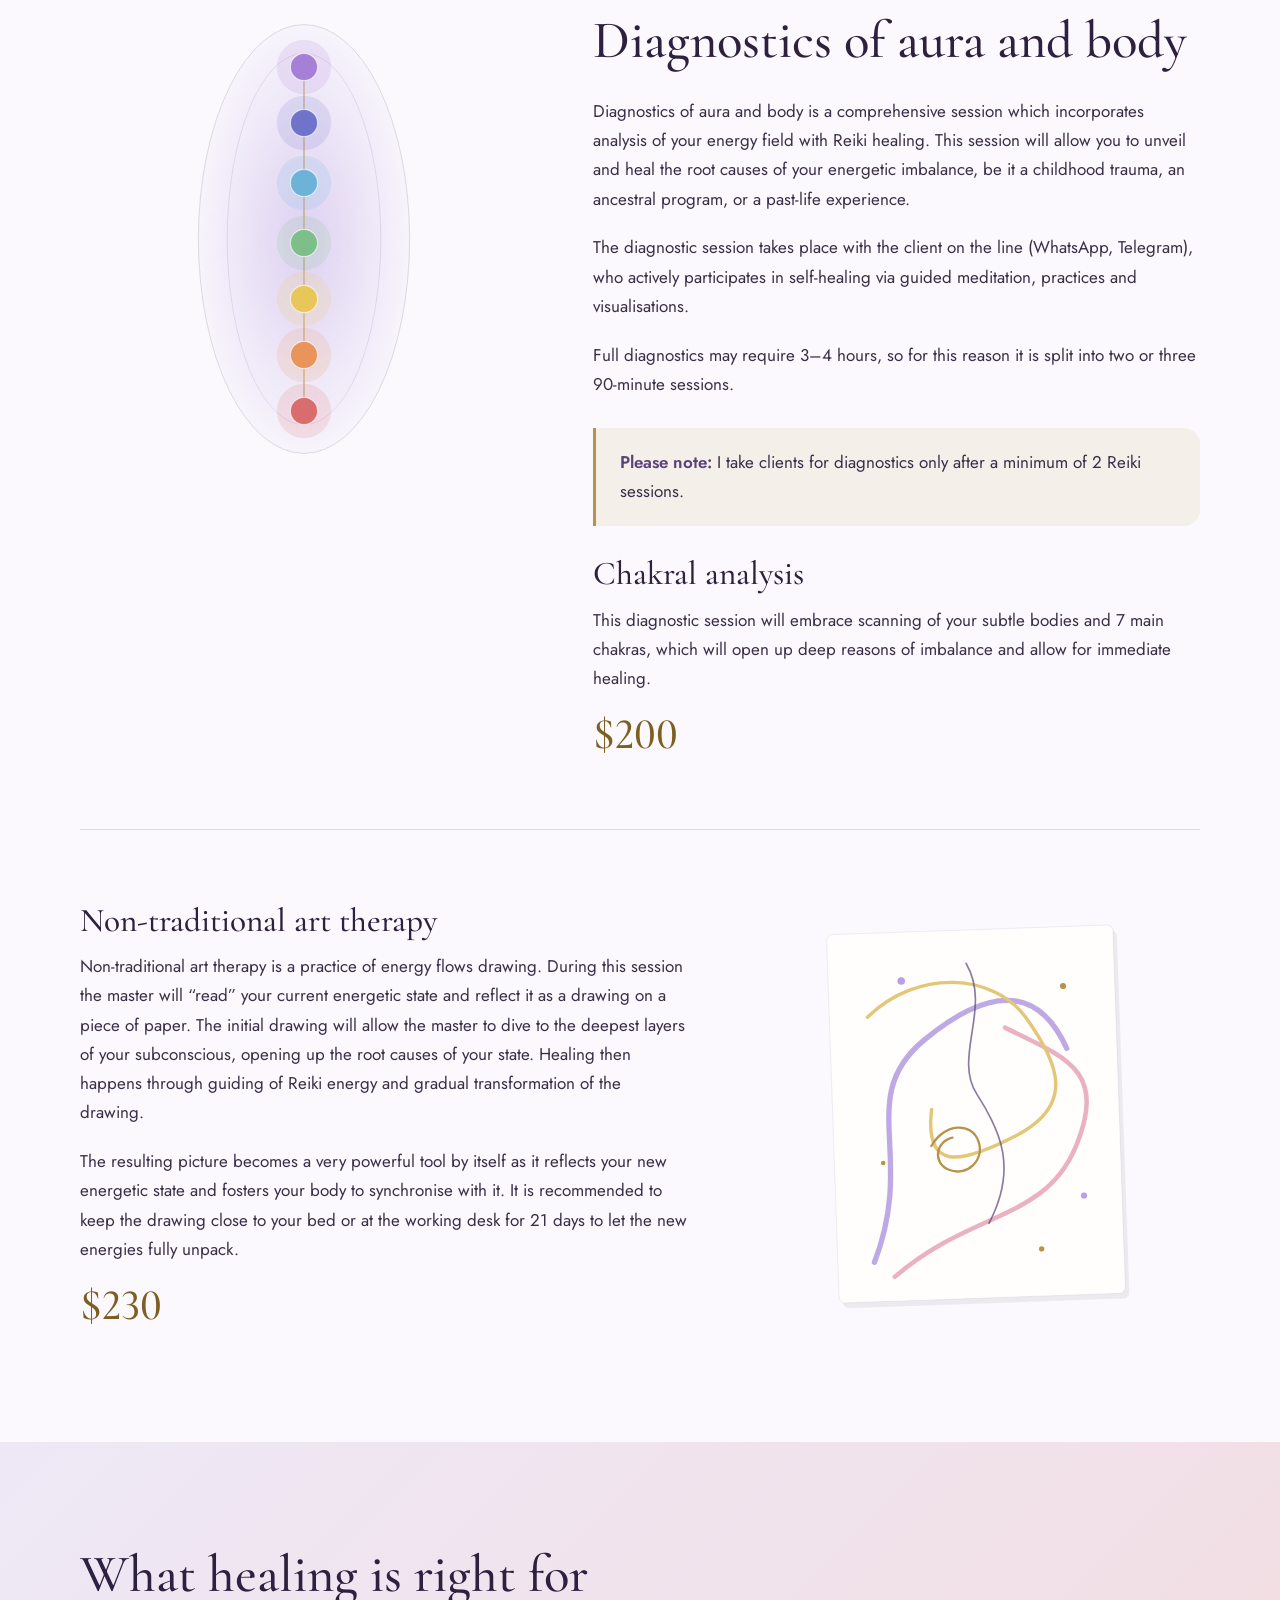
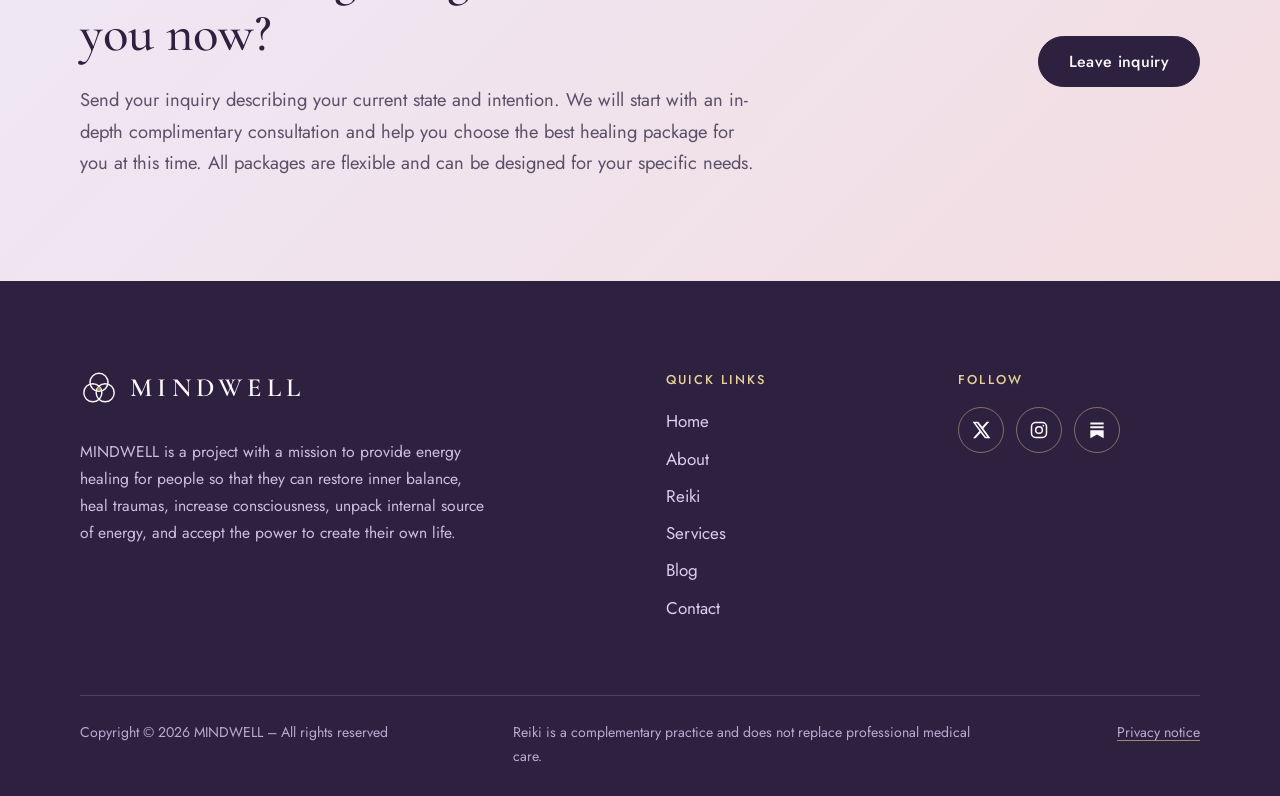
<file: services/index.html>
<!DOCTYPE html>
<html lang="en">
<head>
<meta charset="utf-8">
<meta name="viewport" content="width=device-width, initial-scale=1, viewport-fit=cover">
<title>Energy healing sessions and packages | MINDWELL</title>
<meta name="description" content="Energy healing services, including Reiki sessions, diagnostics of chakras, aura and body, crystal healing, non-traditional art therapy.">
<meta name="theme-color" content="#2E2140">
<meta name="robots" content="index, follow, max-image-preview:large">
<meta property="og:site_name" content="MINDWELL">
<meta property="og:type" content="website">
<meta property="og:title" content="Energy healing sessions and packages | MINDWELL">
<meta property="og:description" content="Energy healing services, including Reiki sessions, diagnostics of chakras, aura and body, crystal healing, non-traditional art therapy.">
<link rel="canonical" href="https://www.mindwellreiki.com/services/">
<meta property="og:url" content="https://www.mindwellreiki.com/services/">
<meta property="og:image" content="https://www.mindwellreiki.com/assets/img/og-card.png">
<meta property="og:image:width" content="1200">
<meta property="og:image:height" content="630">
<meta property="og:image:alt" content="MINDWELL: Healing space for your Body, Mind and Soul">
<meta name="twitter:card" content="summary_large_image">
<meta name="twitter:title" content="Energy healing sessions and packages | MINDWELL">
<meta name="twitter:description" content="Energy healing services, including Reiki sessions, diagnostics of chakras, aura and body, crystal healing, non-traditional art therapy.">
<meta name="twitter:image" content="https://www.mindwellreiki.com/assets/img/og-card.png">
<link rel="icon" href="../assets/img/favicon.svg" type="image/svg+xml">
<link rel="icon" href="../favicon.ico" sizes="48x48">
<link rel="apple-touch-icon" href="../apple-touch-icon.png">
<link rel="preload" href="../assets/fonts/jost-latin-wght-normal.woff2" as="font" type="font/woff2" crossorigin>
<link rel="preload" href="../assets/fonts/cormorant-garamond-latin-wght-normal.woff2" as="font" type="font/woff2" crossorigin>
<link rel="stylesheet" href="../assets/css/style.css">
<noscript><style>.t-slide[hidden]{display:block}.t-slide{margin-bottom:2.5rem}.carousel__controls{display:none}@media (max-width:900px){.nav-toggle{display:none}.nav{position:static;display:block;padding:0 0 12px;border:0}.nav ul{flex-direction:row;flex-wrap:wrap;gap:4px 20px}.nav li+li{border:0}.nav a{padding:8px 0}}</style></noscript>
</head>
<body>
<a class="skip-link" href="#main">Skip to content</a>
<header class="site-header">
  <div class="container site-header__bar">
    <a class="logo" href="../" aria-label="Mindwell, home"><svg class="logo__mark" viewBox="0 0 40 40" fill="none" aria-hidden="true" focusable="false"><g stroke="currentColor" stroke-width="1.5"><circle cx="20" cy="14" r="9.5"/><circle cx="13.5" cy="25" r="9.5"/><circle cx="26.5" cy="25" r="9.5"/></g><circle cx="20" cy="21" r="2" fill="#B8924A"/></svg><span class="logo__word">MINDWELL</span></a>
    <button class="nav-toggle" type="button" aria-expanded="false" aria-controls="site-nav">
      <span class="sr-only">Menu</span><span class="nav-toggle__bars" aria-hidden="true"></span>
    </button>
    <nav id="site-nav" class="nav" aria-label="Main" data-open="false">
      <ul><li><a href="../">Home</a></li><li><a href="../about/">About</a></li><li><a href="../reiki/">Reiki</a></li><li><a href="../services/" aria-current="page">Services</a></li><li><a href="../blog/">Blog</a></li><li><a href="../contact/">Contact</a></li></ul>
    </nav>
  </div>
</header>
<main id="main" tabindex="-1">
<header class="page-hero">
  <div class="container">
    <h1>Healing sessions</h1>
    <p class="lede">Explore energy sessions designed to restore your balance and heal the root causes of your states.</p>
  </div>
</header>

<section class="section" id="reiki-packages" aria-labelledby="packages-title">
  <div class="container">
    <div class="split">
      <div class="split__text">
        <h2 id="packages-title">Reiki healing packages</h2>
        <p>A Reiki session is a meditative immersion into the state of full relaxation where life-force energy gently works with your aura, chakras and body.</p>
        <p>Each package includes a distant Reiki session and a detailed summary, where I share the feelings and visions that came during the session in a flow state, containing important “keys” for the person’s healing.</p>
        <div class="included" role="group" aria-label="Every package includes">
          <div><strong>60 min</strong><span>Distant Reiki session</span></div>
          <div><strong>15 min</strong><span>Detailed summary</span></div>
        </div>
      </div>
      <div class="split__figure">
        <img src="../assets/img/rays-on-light.svg" alt="" width="800" height="800">
      </div>
    </div>

    <ul class="ladder" aria-label="Reiki packages">
      <li class="tier">
        <div class="tier__dots" aria-hidden="true"><i></i></div>
        <div>
          <h3 class="tier__name">“Refresh”<span class="tier__kind">Single session</span></h3>
          <p>A full Reiki session will <strong>refill and recharge</strong> your body with life-force energy. It will balance all energetic centres, remove blockages and tension.</p>
          <p>It’s a perfect choice if you’d like to try Reiki energy for the first time, release stress and let your body enjoy the benefits of complete relaxation.</p>
        </div>
        <p class="price">$80</p>
      </li>
      <li class="tier">
        <div class="tier__dots" aria-hidden="true"><i></i><i></i><i></i><i></i><i></i></div>
        <div>
          <h3 class="tier__name">“Align”<span class="tier__kind">5 sessions</span></h3>
          <p>A series of 5 full Reiki sessions will allow deeper energetic cleansing and progressive healing. Layer by layer the energy will gently release accumulated blocks and give you a sense of vitality.</p>
          <p>Select this package if you seek to work on a specific intention and get a deeper sense of inner harmony and balance.</p>
        </div>
        <p class="price">$350</p>
      </li>
      <li class="tier">
        <div class="tier__dots" aria-hidden="true"><i></i><i></i><i></i><i></i><i></i><i></i><i></i><i></i><i></i><i></i></div>
        <div>
          <h3 class="tier__name">“Immerse”<span class="tier__kind">10 sessions</span></h3>
          <p>Experience profound energetic shifts leading to sustained inner harmony and well-being. Regular exposure to highly vibrational energy will activate the self-healing abilities of your body, align your chakral system and lead not only to internal transformations but also cause changes in your external environment.</p>
        </div>
        <p class="price">$690</p>
      </li>
      <li class="tier">
        <div class="tier__dots" aria-hidden="true"><i></i><i></i><i></i><i></i><i></i><i></i><i></i><i></i><i></i><i></i><i></i><i></i><i></i><i></i><i></i></div>
        <div>
          <h3 class="tier__name">“Rebirth”<span class="tier__kind">15 sessions</span></h3>
          <p>This long-term healing program will be a comprehensive path to your True Self. After initial cleansing and balancing, the energy will awaken your consciousness, allow for deep alignment of your Body, Mind and Soul, and open up a new perception of yourself as a creator of your life. Throughout the journey, you will receive support that will help you learn more about yourself and monitor your progress.</p>
        </div>
        <p class="price">$1,000</p>
      </li>
    </ul>
  </div>
</section>

<section class="section section--haze" id="crystal-healing" aria-labelledby="crystal-title">
  <div class="container">
    <div class="offer">
      <div>
        <h2 id="crystal-title">Crystal healing</h2>
        <p>Crystals and natural stones contain a huge reserve of natural energy, which has been concentrating in them for thousands, millions and even billions of years. Created by different forces and elements, natural minerals are able to give the accumulated energy to the person with whom they interact.</p>
        <p>Life-force energy amplifies the healing properties of crystals and natural stones, which perfectly complement standard Reiki sessions.</p>
        <h3>Reiki session combined with crystal healing</h3>
        <p>During this Reiki session I will intuitively select crystals or natural stones depending on the client’s state and intention. Minerals have a steady vibrational frequency, which synchronises the human energy field with their own when they interact. Reiki energy reinforces this process, unlocking the full healing potential of natural stones during the session.</p>
        <p>Try this session if you are attracted by crystals and natural stones and would like to experience their healing abilities combined with all the benefits of Reiki.</p>
        <p class="price">$90</p>
      </div>
      <div class="offer__fig">
        <img src="../assets/img/crystals.svg" alt="" width="440" height="420">
      </div>
    </div>
  </div>
</section>

<section class="section" id="diagnostics" aria-labelledby="diagnostics-title">
  <div class="container">
    <div class="offer offer--flip offer--first">
      <div class="offer__fig offer__fig--chakras">
        <img src="../assets/img/chakras.svg" alt="" width="300" height="570">
      </div>
      <div>
        <h2 id="diagnostics-title">Diagnostics of aura and body</h2>
        <p>Diagnostics of aura and body is a comprehensive session which incorporates analysis of your energy field with Reiki healing. This session will allow you to unveil and heal the root causes of your energetic imbalance, be it a childhood trauma, an ancestral program, or a past-life experience.</p>
        <p>The diagnostic session takes place with the client on the line (WhatsApp, Telegram), who actively participates in self-healing via guided meditation, practices and visualisations.</p>
        <p>Full diagnostics may require 3–4 hours, so for this reason it is split into two or three 90-minute sessions.</p>
        <div class="note"><p><strong>Please note:</strong> I take clients for diagnostics only after a minimum of 2 Reiki sessions.</p></div>

        <h3>Chakral analysis</h3>
        <p>This diagnostic session will embrace scanning of your subtle bodies and 7 main chakras, which will open up deep reasons of imbalance and allow for immediate healing.</p>
        <p class="price">$200</p>
      </div>
    </div>

    <div class="offer" id="art-therapy">
      <div>
        <h3>Non-traditional art therapy</h3>
        <p>Non-traditional art therapy is a practice of energy flows drawing. During this session the master will “read” your current energetic state and reflect it as a drawing on a piece of paper. The initial drawing will allow the master to dive to the deepest layers of your subconscious, opening up the root causes of your state. Healing then happens through guiding of Reiki energy and gradual transformation of the drawing.</p>
        <p>The resulting picture becomes a very powerful tool by itself as it reflects your new energetic state and fosters your body to synchronise with it. It is recommended to keep the drawing close to your bed or at the working desk for 21 days to let the new energies fully unpack.</p>
        <p class="price">$230</p>
      </div>
      <div class="offer__fig offer__fig--drawing">
        <img src="../assets/img/energy-drawing.svg" alt="" width="420" height="520">
      </div>
    </div>
  </div>
</section>

<section class="cta-band" aria-labelledby="services-cta">
  <div class="container cta-band__inner">
    <div>
      <h2 id="services-cta">What healing is right for you now?</h2>
      <p>Send your inquiry describing your current state and intention. We will start with an in-depth complimentary consultation and help you choose the best healing package for you at this time. All packages are flexible and can be designed for your specific needs.</p>
    </div>
    <a class="btn" href="../contact/">Leave inquiry</a>
  </div>
</section>

</main>
<footer class="site-footer">
  <div class="container">
    <div class="footer__grid">
      <div class="footer__brand">
        <a class="logo logo--light" href="../" aria-label="Mindwell, home"><svg class="logo__mark" viewBox="0 0 40 40" fill="none" aria-hidden="true" focusable="false"><g stroke="currentColor" stroke-width="1.5"><circle cx="20" cy="14" r="9.5"/><circle cx="13.5" cy="25" r="9.5"/><circle cx="26.5" cy="25" r="9.5"/></g><circle cx="20" cy="21" r="2" fill="#B8924A"/></svg><span class="logo__word">MINDWELL</span></a>
        <p class="footer__mission">MINDWELL is a project with a mission to provide energy healing for people so that they can restore inner balance, heal traumas, increase consciousness, unpack internal source of energy, and accept the power to create their own life.</p>
      </div>
      <nav class="footer__links" aria-label="Quick links">
        <p class="footer__heading">Quick links</p>
        <ul><li><a href="../">Home</a></li><li><a href="../about/">About</a></li><li><a href="../reiki/">Reiki</a></li><li><a href="../services/">Services</a></li><li><a href="../blog/">Blog</a></li><li><a href="../contact/">Contact</a></li></ul>
      </nav>
      <div class="footer__social">
        <p class="footer__heading">Follow</p>
        <ul class="social"><li><a href="https://twitter.com/mindwellreiki" target="_blank" rel="noopener noreferrer" aria-label="X (Twitter) (opens in a new tab)"><svg viewBox="0 0 24 24" fill="currentColor" aria-hidden="true"><path d="M18.9 2H22l-7.2 8.2L23.3 22h-6.6l-5.2-6.8L5.5 22H2.4l7.7-8.8L1.9 2h6.8l4.7 6.2L18.9 2zm-1.2 18h1.8L7.4 3.9H5.5L17.7 20z"/></svg></a></li><li><a href="https://www.instagram.com/mindwell_reiki" target="_blank" rel="noopener noreferrer" aria-label="Instagram (opens in a new tab)"><svg viewBox="0 0 24 24" fill="none" stroke="currentColor" stroke-width="1.8" aria-hidden="true"><rect x="3" y="3" width="18" height="18" rx="5"/><circle cx="12" cy="12" r="4"/><circle cx="17.2" cy="6.8" r="1" fill="currentColor" stroke="none"/></svg></a></li><li><a href="https://mindwellreiki.substack.com" target="_blank" rel="noopener noreferrer" aria-label="Substack (opens in a new tab)"><svg viewBox="0 0 24 24" fill="currentColor" aria-hidden="true"><path d="M4 3h16v2.4H4zM4 7.6h16V10H4zM4 12.2h16V22l-8-4.5L4 22z"/></svg></a></li></ul>
      </div>
    </div>
    <div class="footer__bottom">
      <p>Copyright © <span data-year>2026</span> MINDWELL – All rights reserved</p>
      <p>Reiki is a complementary practice and does not replace professional medical care.</p>
      <p><a href="../privacy/">Privacy notice</a></p>
    </div>
  </div>
</footer>
<script src="../assets/js/main.js" defer></script>
</body>
</html>
</file>
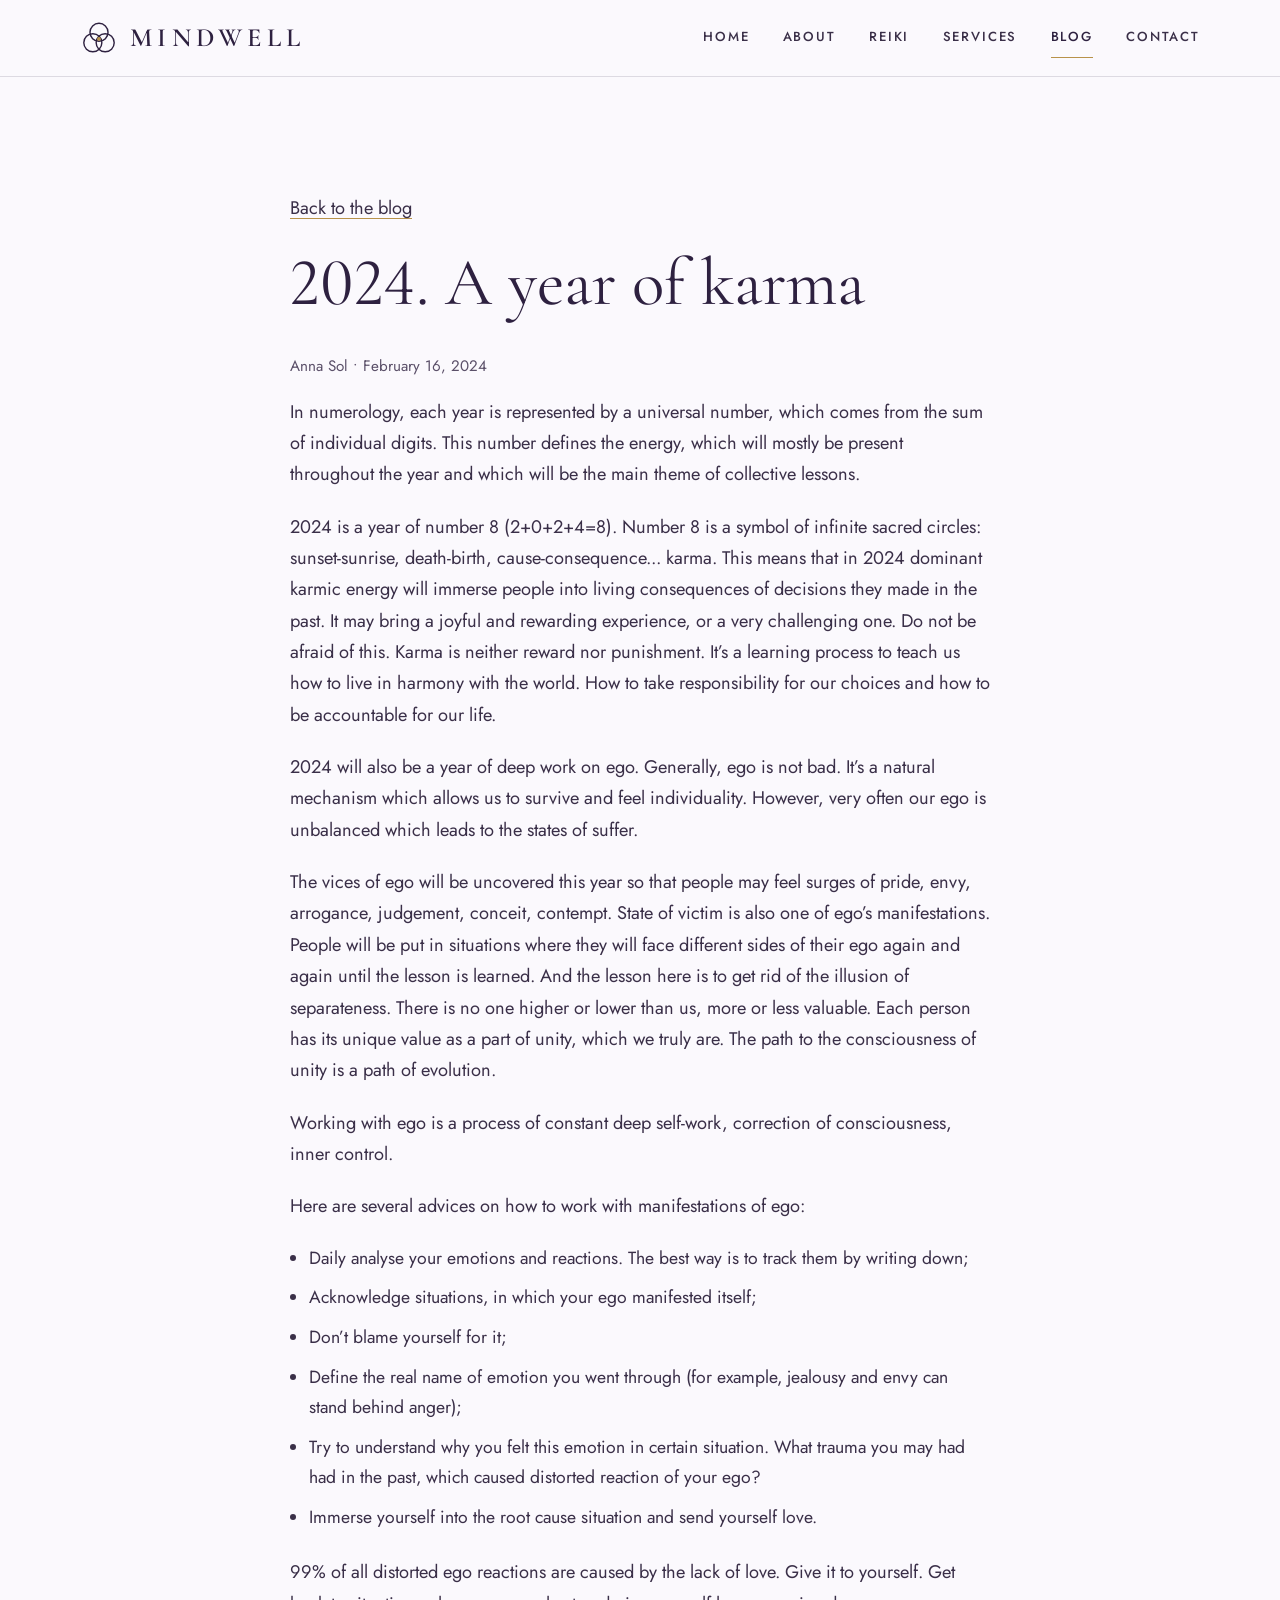
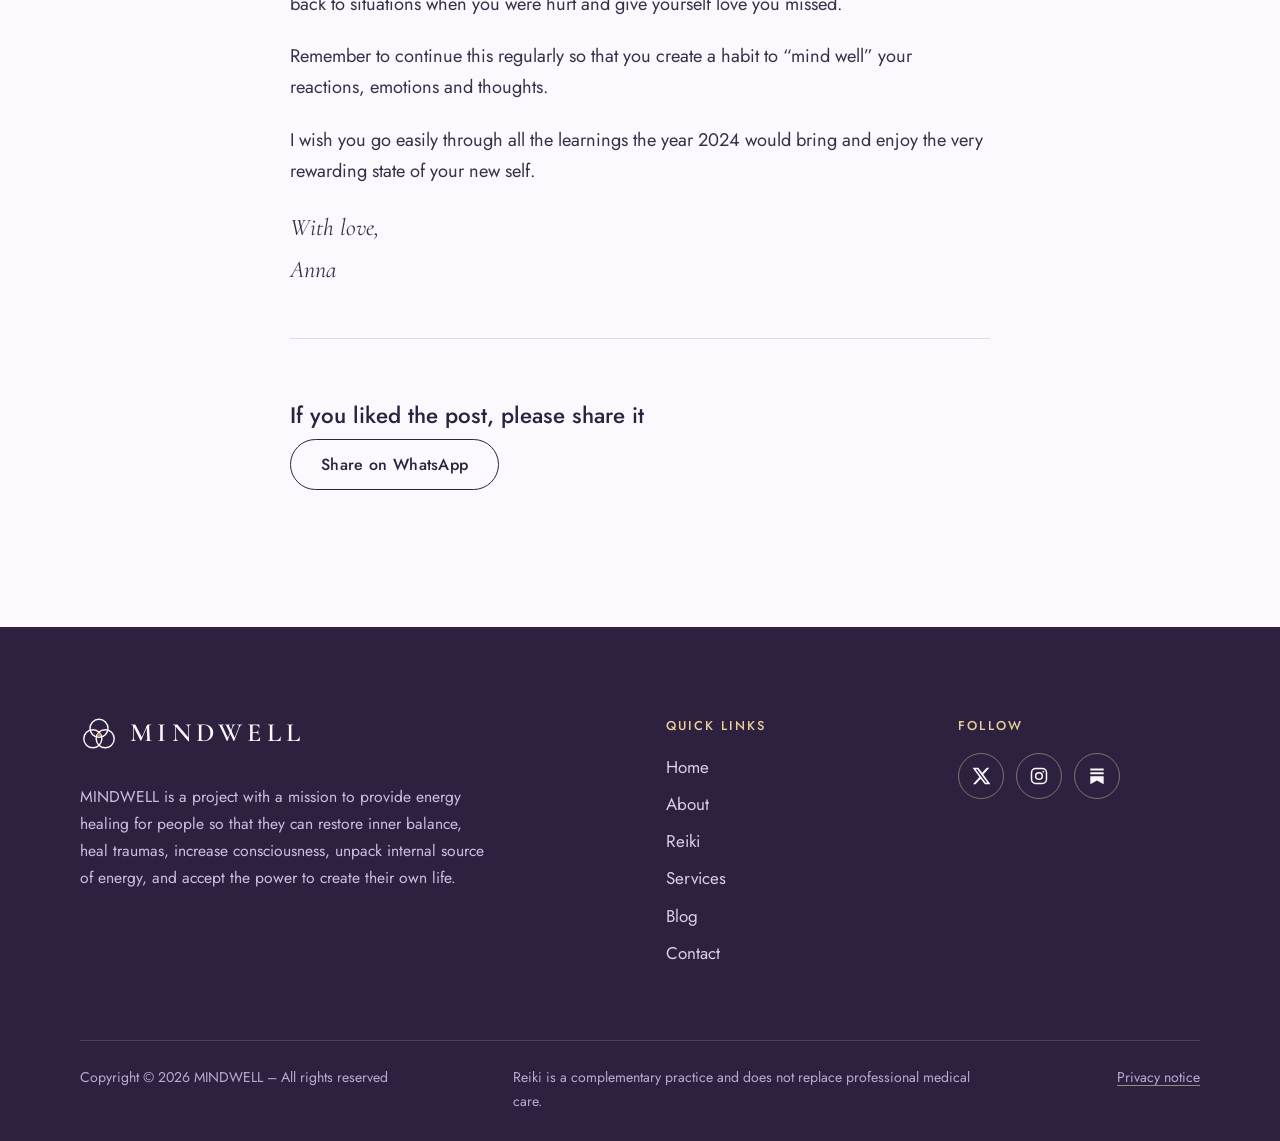
<file: blog/year-of-karma/index.html>
<!DOCTYPE html>
<html lang="en">
<head>
<meta charset="utf-8">
<meta name="viewport" content="width=device-width, initial-scale=1, viewport-fit=cover">
<title>2024. A year of karma | MINDWELL</title>
<meta name="description" content="In numerology, each year is represented by a universal number. 2024 is a year of number 8: karma, ego and the lesson of unity.">
<meta name="theme-color" content="#2E2140">
<meta name="robots" content="index, follow, max-image-preview:large">
<meta property="og:site_name" content="MINDWELL">
<meta property="og:type" content="article">
<meta property="og:title" content="2024. A year of karma | MINDWELL">
<meta property="og:description" content="In numerology, each year is represented by a universal number. 2024 is a year of number 8: karma, ego and the lesson of unity.">
<link rel="canonical" href="https://www.mindwellreiki.com/blog/year-of-karma/">
<meta property="og:url" content="https://www.mindwellreiki.com/blog/year-of-karma/">
<meta property="og:image" content="https://www.mindwellreiki.com/assets/img/og-card.png">
<meta property="og:image:width" content="1200">
<meta property="og:image:height" content="630">
<meta property="og:image:alt" content="MINDWELL: Healing space for your Body, Mind and Soul">
<meta name="twitter:card" content="summary_large_image">
<meta name="twitter:title" content="2024. A year of karma | MINDWELL">
<meta name="twitter:description" content="In numerology, each year is represented by a universal number. 2024 is a year of number 8: karma, ego and the lesson of unity.">
<meta name="twitter:image" content="https://www.mindwellreiki.com/assets/img/og-card.png">
<link rel="icon" href="../../assets/img/favicon.svg" type="image/svg+xml">
<link rel="icon" href="../../favicon.ico" sizes="48x48">
<link rel="apple-touch-icon" href="../../apple-touch-icon.png">
<link rel="preload" href="../../assets/fonts/jost-latin-wght-normal.woff2" as="font" type="font/woff2" crossorigin>
<link rel="preload" href="../../assets/fonts/cormorant-garamond-latin-wght-normal.woff2" as="font" type="font/woff2" crossorigin>
<link rel="stylesheet" href="../../assets/css/style.css">
<noscript><style>.t-slide[hidden]{display:block}.t-slide{margin-bottom:2.5rem}.carousel__controls{display:none}@media (max-width:900px){.nav-toggle{display:none}.nav{position:static;display:block;padding:0 0 12px;border:0}.nav ul{flex-direction:row;flex-wrap:wrap;gap:4px 20px}.nav li+li{border:0}.nav a{padding:8px 0}}</style></noscript>
<script type="application/ld+json">{"@context":"https://schema.org","@graph":[{"@type":"BlogPosting","headline":"2024. A year of karma","datePublished":"2024-02-16T22:36:00Z","author":{"@type":"Person","name":"Anna Sol"},"publisher":{"@id":"https://www.mindwellreiki.com/#business"},"mainEntityOfPage":"https://www.mindwellreiki.com/blog/year-of-karma/","inLanguage":"en"}]}</script>
</head>
<body>
<a class="skip-link" href="#main">Skip to content</a>
<header class="site-header">
  <div class="container site-header__bar">
    <a class="logo" href="../../" aria-label="Mindwell, home"><svg class="logo__mark" viewBox="0 0 40 40" fill="none" aria-hidden="true" focusable="false"><g stroke="currentColor" stroke-width="1.5"><circle cx="20" cy="14" r="9.5"/><circle cx="13.5" cy="25" r="9.5"/><circle cx="26.5" cy="25" r="9.5"/></g><circle cx="20" cy="21" r="2" fill="#B8924A"/></svg><span class="logo__word">MINDWELL</span></a>
    <button class="nav-toggle" type="button" aria-expanded="false" aria-controls="site-nav">
      <span class="sr-only">Menu</span><span class="nav-toggle__bars" aria-hidden="true"></span>
    </button>
    <nav id="site-nav" class="nav" aria-label="Main" data-open="false">
      <ul><li><a href="../../">Home</a></li><li><a href="../../about/">About</a></li><li><a href="../../reiki/">Reiki</a></li><li><a href="../../services/">Services</a></li><li><a href="../../blog/" aria-current="page">Blog</a></li><li><a href="../../contact/">Contact</a></li></ul>
    </nav>
  </div>
</header>
<main id="main" tabindex="-1">
<section class="section">
  <div class="container">
    <article class="article">
      <p><a href="../../blog/">Back to the blog</a></p>
      <h1>2024. A year of karma</h1>
      <p class="post-meta">Anna Sol • <time datetime="2024-02-16">February 16, 2024</time></p>

      <p>In numerology, each year is represented by a universal number, which comes from the sum of individual digits. This number defines the energy, which will mostly be present throughout the year and which will be the main theme of collective lessons.</p>
      <p>2024 is a year of number 8 (2+0+2+4=8). Number 8 is a symbol of infinite sacred circles: sunset-sunrise, death-birth, cause-consequence... karma. This means that in 2024 dominant karmic energy will immerse people into living consequences of decisions they made in the past. It may bring a joyful and rewarding experience, or a very challenging one. Do not be afraid of this. Karma is neither reward nor punishment. It’s a learning process to teach us how to live in harmony with the world. How to take responsibility for our choices and how to be accountable for our life.</p>
      <p>2024 will also be a year of deep work on ego. Generally, ego is not bad. It’s a natural mechanism which allows us to survive and feel individuality. However, very often our ego is unbalanced which leads to the states of suffer.</p>
      <p>The vices of ego will be uncovered this year so that people may feel surges of pride, envy, arrogance, judgement, conceit, contempt. State of victim is also one of ego’s manifestations. People will be put in situations where they will face different sides of their ego again and again until the lesson is learned. And the lesson here is to get rid of the illusion of separateness. There is no one higher or lower than us, more or less valuable. Each person has its unique value as a part of unity, which we truly are. The path to the consciousness of unity is a path of evolution.</p>
      <p>Working with ego is a process of constant deep self-work, correction of consciousness, inner control.</p>

      <p>Here are several advices on how to work with manifestations of ego:</p>
      <ul>
        <li>Daily analyse your emotions and reactions. The best way is to track them by writing down;</li>
        <li>Acknowledge situations, in which your ego manifested itself;</li>
        <li>Don’t blame yourself for it;</li>
        <li>Define the real name of emotion you went through (for example, jealousy and envy can stand behind anger);</li>
        <li>Try to understand why you felt this emotion in certain situation. What trauma you may had had in the past, which caused distorted reaction of your ego?</li>
        <li>Immerse yourself into the root cause situation and send yourself love.</li>
      </ul>

      <p>99% of all distorted ego reactions are caused by the lack of love. Give it to yourself. Get back to situations when you were hurt and give yourself love you missed.</p>
      <p>Remember to continue this regularly so that you create a habit to “mind well” your reactions, emotions and thoughts.</p>
      <p>I wish you go easily through all the learnings the year 2024 would bring and enjoy the very rewarding state of your new self.</p>
      <p class="article__sign">With love,<br>Anna</p>

      <div class="article__share">
        <h2>If you liked the post, please share it</h2>
        <p><a class="btn btn--ghost" data-share="whatsapp" href="https://api.whatsapp.com/send?text=I%20wanted%20to%20share%20this%20great%20website%20with%20you%20https%3A%2F%2Fwww.mindwellreiki.com%2Fblog%2Fyear-of-karma%2F" rel="noopener">Share on WhatsApp</a></p>
      </div>
    </article>
  </div>
</section>

</main>
<footer class="site-footer">
  <div class="container">
    <div class="footer__grid">
      <div class="footer__brand">
        <a class="logo logo--light" href="../../" aria-label="Mindwell, home"><svg class="logo__mark" viewBox="0 0 40 40" fill="none" aria-hidden="true" focusable="false"><g stroke="currentColor" stroke-width="1.5"><circle cx="20" cy="14" r="9.5"/><circle cx="13.5" cy="25" r="9.5"/><circle cx="26.5" cy="25" r="9.5"/></g><circle cx="20" cy="21" r="2" fill="#B8924A"/></svg><span class="logo__word">MINDWELL</span></a>
        <p class="footer__mission">MINDWELL is a project with a mission to provide energy healing for people so that they can restore inner balance, heal traumas, increase consciousness, unpack internal source of energy, and accept the power to create their own life.</p>
      </div>
      <nav class="footer__links" aria-label="Quick links">
        <p class="footer__heading">Quick links</p>
        <ul><li><a href="../../">Home</a></li><li><a href="../../about/">About</a></li><li><a href="../../reiki/">Reiki</a></li><li><a href="../../services/">Services</a></li><li><a href="../../blog/">Blog</a></li><li><a href="../../contact/">Contact</a></li></ul>
      </nav>
      <div class="footer__social">
        <p class="footer__heading">Follow</p>
        <ul class="social"><li><a href="https://twitter.com/mindwellreiki" target="_blank" rel="noopener noreferrer" aria-label="X (Twitter) (opens in a new tab)"><svg viewBox="0 0 24 24" fill="currentColor" aria-hidden="true"><path d="M18.9 2H22l-7.2 8.2L23.3 22h-6.6l-5.2-6.8L5.5 22H2.4l7.7-8.8L1.9 2h6.8l4.7 6.2L18.9 2zm-1.2 18h1.8L7.4 3.9H5.5L17.7 20z"/></svg></a></li><li><a href="https://www.instagram.com/mindwell_reiki" target="_blank" rel="noopener noreferrer" aria-label="Instagram (opens in a new tab)"><svg viewBox="0 0 24 24" fill="none" stroke="currentColor" stroke-width="1.8" aria-hidden="true"><rect x="3" y="3" width="18" height="18" rx="5"/><circle cx="12" cy="12" r="4"/><circle cx="17.2" cy="6.8" r="1" fill="currentColor" stroke="none"/></svg></a></li><li><a href="https://mindwellreiki.substack.com" target="_blank" rel="noopener noreferrer" aria-label="Substack (opens in a new tab)"><svg viewBox="0 0 24 24" fill="currentColor" aria-hidden="true"><path d="M4 3h16v2.4H4zM4 7.6h16V10H4zM4 12.2h16V22l-8-4.5L4 22z"/></svg></a></li></ul>
      </div>
    </div>
    <div class="footer__bottom">
      <p>Copyright © <span data-year>2026</span> MINDWELL – All rights reserved</p>
      <p>Reiki is a complementary practice and does not replace professional medical care.</p>
      <p><a href="../../privacy/">Privacy notice</a></p>
    </div>
  </div>
</footer>
<script src="../../assets/js/main.js" defer></script>
</body>
</html>
</file>
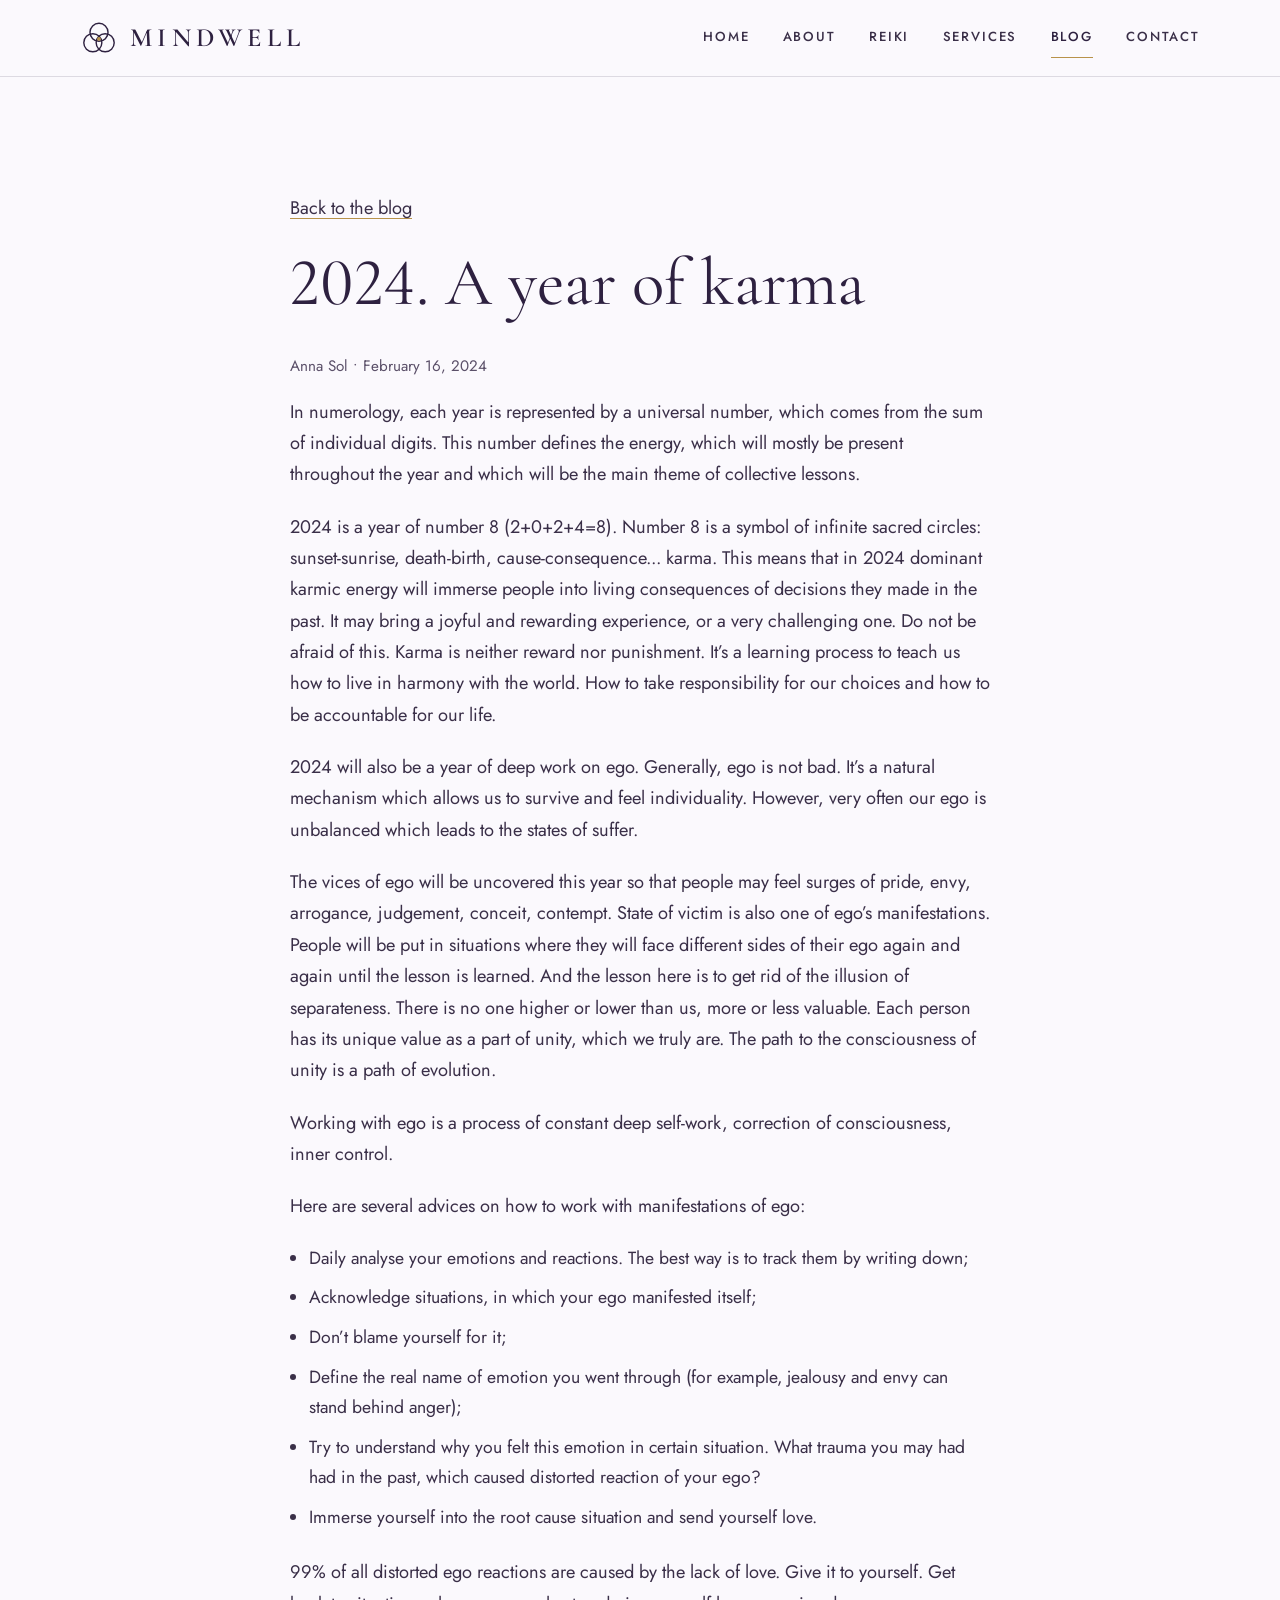
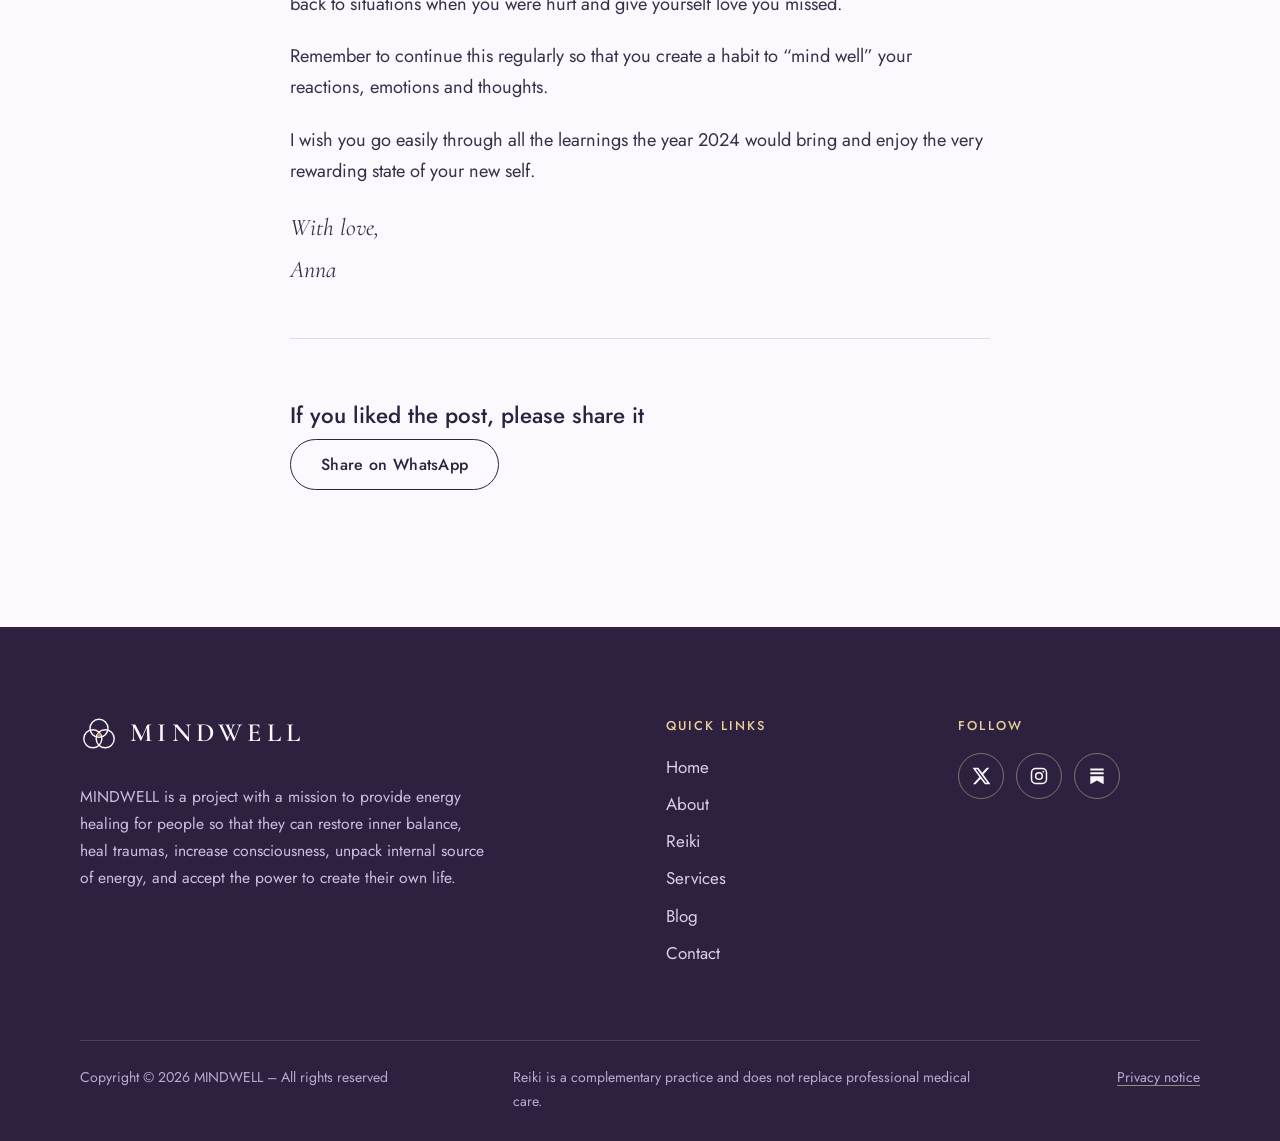
<file: p/coming-soon/index.html>
<!DOCTYPE html>
<html lang="en">
<head>
<meta charset="utf-8">
<title>This post has moved | MINDWELL</title>
<link rel="canonical" href="https://www.mindwellreiki.com/blog/year-of-karma/">
<meta http-equiv="refresh" content="0; url=../../blog/year-of-karma/">
<script>location.replace("../../blog/year-of-karma/");</script>
</head>
<body>
<p>This post has moved: <a href="../../blog/year-of-karma/">2024. A year of karma</a>.</p>
</body>
</html>
</file>
<file: assets/css/style.css>
/* ==========================================================================
   MINDWELL — stylesheet
   Structure: 1 tokens · 2 base · 3 layout · 4 header/footer · 5 components
              6 home · 7 inner pages · 8 services · 9 forms · 10 responsive
   ========================================================================== */

/* 0 — Self-hosted fonts (SIL OFL 1.1; see assets/fonts/README.txt) ------------------ */
@font-face {
  font-family: "Jost";
  font-style: normal;
  font-weight: 100 900;
  font-display: swap;
  src: url("../fonts/jost-latin-ext-wght-normal.woff2") format("woff2");
  unicode-range: U+0100-02BA,U+02BD-02C5,U+02C7-02CC,U+02CE-02D7,U+02DD-02FF,U+0304,U+0308,U+0329,U+1D00-1DBF,U+1E00-1E9F,U+1EF2-1EFF,U+2020,U+20A0-20AB,U+20AD-20C0,U+2113,U+2C60-2C7F,U+A720-A7FF;
}
@font-face {
  font-family: "Jost";
  font-style: normal;
  font-weight: 100 900;
  font-display: swap;
  src: url("../fonts/jost-latin-wght-normal.woff2") format("woff2");
  unicode-range: U+0000-00FF,U+0131,U+0152-0153,U+02BB-02BC,U+02C6,U+02DA,U+02DC,U+0304,U+0308,U+0329,U+2000-206F,U+20AC,U+2122,U+2191,U+2193,U+2212,U+2215,U+FEFF,U+FFFD;
}
@font-face {
  font-family: "Cormorant Garamond";
  font-style: normal;
  font-weight: 300 700;
  font-display: swap;
  src: url("../fonts/cormorant-garamond-latin-ext-wght-normal.woff2") format("woff2");
  unicode-range: U+0100-02BA,U+02BD-02C5,U+02C7-02CC,U+02CE-02D7,U+02DD-02FF,U+0304,U+0308,U+0329,U+1D00-1DBF,U+1E00-1E9F,U+1EF2-1EFF,U+2020,U+20A0-20AB,U+20AD-20C0,U+2113,U+2C60-2C7F,U+A720-A7FF;
}
@font-face {
  font-family: "Cormorant Garamond";
  font-style: normal;
  font-weight: 300 700;
  font-display: swap;
  src: url("../fonts/cormorant-garamond-latin-wght-normal.woff2") format("woff2");
  unicode-range: U+0000-00FF,U+0131,U+0152-0153,U+02BB-02BC,U+02C6,U+02DA,U+02DC,U+0304,U+0308,U+0329,U+2000-206F,U+20AC,U+2122,U+2191,U+2193,U+2212,U+2215,U+FEFF,U+FFFD;
}
@font-face {
  font-family: "Cormorant Garamond";
  font-style: italic;
  font-weight: 300 700;
  font-display: swap;
  src: url("../fonts/cormorant-garamond-latin-ext-wght-italic.woff2") format("woff2");
  unicode-range: U+0100-02BA,U+02BD-02C5,U+02C7-02CC,U+02CE-02D7,U+02DD-02FF,U+0304,U+0308,U+0329,U+1D00-1DBF,U+1E00-1E9F,U+1EF2-1EFF,U+2020,U+20A0-20AB,U+20AD-20C0,U+2113,U+2C60-2C7F,U+A720-A7FF;
}
@font-face {
  font-family: "Cormorant Garamond";
  font-style: italic;
  font-weight: 300 700;
  font-display: swap;
  src: url("../fonts/cormorant-garamond-latin-wght-italic.woff2") format("woff2");
  unicode-range: U+0000-00FF,U+0131,U+0152-0153,U+02BB-02BC,U+02C6,U+02DA,U+02DC,U+0304,U+0308,U+0329,U+2000-206F,U+20AC,U+2122,U+2191,U+2193,U+2212,U+2215,U+FEFF,U+FFFD;
}

/* 1 — Tokens ------------------------------------------------------------- */
:root {
  --night: #2e2140;        /* night orchid: footer, dark band, headings */
  --plum: #5a4378;         /* secondary headings, icons */
  --pearl: #fbf9fd;        /* page background */
  --haze: #eee8f6;         /* lilac haze: alternate sections */
  --haze-2: #e2d8f0;
  --rose: #f3dde1;         /* rose quartz */
  --gold: #b8924a;         /* decoration only */
  --gold-light: #e9cf98;
  --gold-ink: #7e5f22;     /* text-safe gold (5.6:1 on pearl) */
  --ink: #3a2f48;          /* body text */
  --ink-soft: #5b5069;     /* secondary text (7:1 on pearl) */
  --line: rgba(46, 33, 64, 0.14);

  --font-display: "Cormorant Garamond", "Cormorant", Georgia, "Times New Roman", serif;
  --font-body: "Jost", "Avenir Next", "Segoe UI", system-ui, -apple-system, sans-serif;

  --gutter: clamp(20px, 5vw, 48px);
  --maxw: 1120px;
  --radius: 20px;
}

/* 2 — Base --------------------------------------------------------------- */
*,
*::before,
*::after { box-sizing: border-box; }

html { scroll-behavior: smooth; scroll-padding-top: 96px; /* anchors + focus clear the sticky header */ -webkit-text-size-adjust: 100%; }

body {
  margin: 0;
  background: var(--pearl);
  color: var(--ink);
  font-family: var(--font-body);
  font-size: 1.0625rem;
  line-height: 1.72;
  text-rendering: optimizeLegibility;
  -webkit-font-smoothing: antialiased;
  font-variant-numeric: lining-nums; /* Cormorant's default old-style figures make prices hard to read */
}

img, svg { display: block; max-width: 100%; height: auto; }

h1, h2, h3, h4 {
  margin: 0 0 0.5em;
  font-family: var(--font-display);
  font-weight: 500;
  line-height: 1.12;
  color: var(--night);
}
h1 { font-size: clamp(2.8rem, 6vw, 4.8rem); font-weight: 400; }
h2 { font-size: clamp(2.1rem, 4.2vw, 3.3rem); }
h3 { font-size: clamp(1.55rem, 2.6vw, 2.1rem); }
h4 { font-size: 1.35rem; }

p { margin: 0 0 1.15em; max-width: 62ch; }
ul { margin: 0; }

a { color: inherit; text-decoration-color: var(--gold); text-underline-offset: 0.22em; text-decoration-thickness: 1px; }
a:hover { text-decoration-thickness: 2px; }

:focus-visible { outline: 3px solid var(--plum); outline-offset: 3px; border-radius: 4px; }

.sr-only {
  position: absolute; width: 1px; height: 1px; margin: -1px; padding: 0;
  overflow: hidden; clip: rect(0, 0, 0, 0); white-space: nowrap; border: 0;
}

.skip-link {
  position: absolute; left: 12px; top: -60px; z-index: 100;
  padding: 10px 16px; background: var(--night); color: var(--pearl); border-radius: 8px;
}
.skip-link:focus { top: 12px; }

/* 3 — Layout ------------------------------------------------------------- */
.container { width: min(var(--maxw), calc(100% - 2 * var(--gutter))); margin-inline: auto; }
.container--narrow { --maxw: 820px; }
.section-title--center { text-align: center; }

.section { padding-block: clamp(64px, 9vw, 128px); }
.section--haze { background: var(--haze); }

.split {
  display: grid;
  grid-template-columns: repeat(12, minmax(0, 1fr));
  gap: clamp(28px, 5vw, 72px);
  align-items: center;
}
.split__text { grid-column: 1 / span 7; }
.split__figure { grid-column: 8 / span 5; }
.split--flip .split__figure { grid-column: 1 / span 5; grid-row: 1; }
.split--flip .split__text { grid-column: 6 / span 7; }
.split--top { align-items: start; }
.split--top .split__figure { position: sticky; top: 110px; }

/* 4 — Header / footer ---------------------------------------------------- */
.site-header {
  position: sticky; top: 0; z-index: 50;
  background: rgba(251, 249, 253, 0.9);
  -webkit-backdrop-filter: blur(12px); backdrop-filter: blur(12px);
  border-bottom: 1px solid var(--line);
}
.site-header__bar { display: flex; align-items: center; justify-content: space-between; min-height: 76px; gap: 24px; }

.logo { display: inline-flex; align-items: center; gap: 12px; text-decoration: none; color: var(--night); }
.logo__mark { width: 38px; height: 38px; }
.logo__word { font-family: var(--font-display); font-weight: 600; font-size: 1.65rem; letter-spacing: 0.2em; line-height: 1; }
.logo--light { color: var(--pearl); }

.nav ul { display: flex; gap: clamp(18px, 2.6vw, 38px); list-style: none; padding: 0; }
.nav a {
  display: inline-block; padding: 8px 0;
  font-size: 0.82rem; font-weight: 500; letter-spacing: 0.14em; text-transform: uppercase;
  text-decoration: none; border-bottom: 1px solid transparent;
}
.nav a:hover { border-bottom-color: var(--gold); }
.nav a[aria-current="page"] { border-bottom-color: var(--gold); color: var(--night); }

.nav-toggle {
  display: none; width: 46px; height: 46px; padding: 0; cursor: pointer;
  background: transparent; border: 1px solid var(--line); border-radius: 50%; color: var(--night);
}
.nav-toggle__bars, .nav-toggle__bars::before, .nav-toggle__bars::after {
  display: block; width: 18px; height: 1.6px; background: currentColor; border-radius: 2px; transition: transform 0.2s, opacity 0.2s;
}
.nav-toggle__bars { position: relative; margin: auto; }
.nav-toggle__bars::before, .nav-toggle__bars::after { content: ""; position: absolute; left: 0; }
.nav-toggle__bars::before { top: -6px; }
.nav-toggle__bars::after { top: 6px; }
.nav-toggle[aria-expanded="true"] .nav-toggle__bars { background: transparent; }
.nav-toggle[aria-expanded="true"] .nav-toggle__bars::before { top: 0; transform: rotate(45deg); }
.nav-toggle[aria-expanded="true"] .nav-toggle__bars::after { top: 0; transform: rotate(-45deg); }

.site-footer { background: var(--night); color: #d9cfea; padding: clamp(56px, 7vw, 88px) 0 28px; }
.site-footer a { text-decoration-color: rgba(233, 207, 152, 0.6); }
.footer__grid { display: grid; grid-template-columns: repeat(12, minmax(0, 1fr)); gap: 40px clamp(24px, 4vw, 56px); }
.footer__brand { grid-column: 1 / span 6; }
.footer__links { grid-column: 7 / span 3; }
.footer__social { grid-column: 10 / span 3; }
.footer__mission { margin-top: 1.4rem; max-width: 46ch; font-size: 0.98rem; color: #cbbfe0; }
.footer__heading { font-family: var(--font-body); font-size: 0.8rem; font-weight: 500; letter-spacing: 0.16em; text-transform: uppercase; color: var(--gold-light); margin-bottom: 1rem; }
.footer__links ul { list-style: none; padding: 0; }
.footer__links li { margin-bottom: 0.5rem; }
.footer__links a { text-decoration: none; }
.footer__links a:hover { text-decoration: underline; }

.social { display: flex; gap: 12px; list-style: none; padding: 0; }
.social a {
  display: grid; place-items: center; width: 46px; height: 46px;
  border: 1px solid rgba(233, 207, 152, 0.45); border-radius: 50%; color: var(--pearl);
  transition: background 0.2s, color 0.2s;
}
.social a:hover { background: var(--gold-light); color: var(--night); }
.social svg { width: 20px; height: 20px; }

.footer__bottom {
  margin-top: clamp(40px, 5vw, 64px); padding-top: 24px; border-top: 1px solid rgba(255, 255, 255, 0.14);
  display: flex; flex-wrap: wrap; justify-content: space-between; gap: 12px 32px;
  font-size: 0.88rem; color: #b8abd0;
}
.footer__bottom p { margin: 0; max-width: 60ch; }
.footer__bottom a { color: inherit; }

/* 5 — Components --------------------------------------------------------- */
.btn {
  display: inline-block; padding: 15px 30px; border: 1px solid var(--night); border-radius: 999px;
  background: var(--night); color: var(--pearl);
  font-family: var(--font-body); font-size: 1rem; font-weight: 500; letter-spacing: 0.02em; line-height: 1.2;
  text-decoration: none; cursor: pointer; transition: background 0.2s, color 0.2s, border-color 0.2s;
}
.btn:hover { background: var(--plum); border-color: var(--plum); }
.btn--ghost { background: transparent; color: var(--night); }
.btn--ghost:hover { background: var(--night); color: var(--pearl); border-color: var(--night); }
.btn--light { background: var(--pearl); border-color: var(--pearl); color: var(--night); }
.btn--light:hover { background: var(--gold-light); border-color: var(--gold-light); }
.btn-row { display: flex; flex-wrap: wrap; gap: 14px; margin-top: 2rem; }

.text-link { font-weight: 500; }

.lede { font-size: clamp(1.15rem, 1.7vw, 1.35rem); line-height: 1.6; color: var(--ink-soft); }
.lede + h3 { margin-top: 2.6rem; }
.lede--closing { margin-top: 2.4rem; font-size: 1.25rem; }
strong { font-weight: 600; color: var(--plum); }

.pullquote {
  margin: 2rem 0 0; padding-left: 1.3rem; border-left: 2px solid var(--gold);
  font-family: var(--font-display); font-size: clamp(1.45rem, 2.4vw, 1.95rem); line-height: 1.35; color: var(--night);
}
.pullquote p { max-width: 34ch; margin: 0; }
.pullquote + p { margin-top: 1.6rem; }

/* soft arch frame: drop a real portrait <img> inside and it takes the same crop */
.arch { overflow: hidden; border-radius: 999px 999px 28px 28px; aspect-ratio: 4 / 5; background: var(--haze); }
.arch img { width: 100%; height: 100%; object-fit: cover; }

.cta-band { padding-block: clamp(56px, 8vw, 104px); background: linear-gradient(135deg, var(--haze) 0%, var(--rose) 100%); }
.cta-band__inner { display: flex; flex-wrap: wrap; align-items: center; justify-content: space-between; gap: 28px 56px; }
.cta-band h2 { margin-bottom: 0.4em; max-width: 22ch; }
.cta-band p { margin: 0; font-size: 1.15rem; color: var(--ink-soft); }

/* 6 — Home --------------------------------------------------------------- */
.hero {
  position: relative; overflow: hidden;
  background:
    linear-gradient(to bottom, rgba(251, 249, 253, 0) 72%, var(--pearl) 100%),
    radial-gradient(1100px 620px at 88% 18%, rgba(201, 179, 232, 0.5), transparent 62%),
    radial-gradient(900px 520px at 8% 90%, rgba(243, 221, 225, 0.9), transparent 62%),
    var(--pearl);
}
.hero__grid {
  display: grid; grid-template-columns: minmax(0, 1fr) minmax(0, 1fr); align-items: center;
  gap: clamp(24px, 5vw, 72px);
  min-height: clamp(560px, 82vh, 780px); padding-block: clamp(48px, 8vw, 96px);
}
.hero__title { margin: 0 0 0.5em; }
.hero__lead { display: block; margin-bottom: 0.12em; font-size: clamp(1.5rem, 3vw, 2.3rem); font-weight: 300; color: var(--plum); }
.hero__main { display: block; font-size: clamp(3.3rem, 8.4vw, 6.8rem); font-weight: 400; line-height: 0.98; letter-spacing: -0.01em; }
.hero__sub { font-size: clamp(1.1rem, 1.6vw, 1.3rem); color: var(--ink-soft); max-width: 40ch; }

.hero__art { justify-self: end; width: 100%; max-width: 620px; aspect-ratio: 1; }
.aura { transform: scale(1.12); }
.aura { width: 100%; height: 100%; overflow: visible; }
.aura .orb, .aura .ring { transform-box: fill-box; transform-origin: center; }
.aura .orb { animation: drift 20s ease-in-out infinite alternate; }
.aura .orb--2 { animation-duration: 26s; animation-delay: -6s; }
.aura .orb--3 { animation-duration: 23s; animation-delay: -12s; }
.aura .ring { animation: breathe 10s ease-in-out infinite; animation-delay: calc(var(--i) * -1.5s); }
.aura .ring:nth-child(1) { --i: 0; }
.aura .ring:nth-child(2) { --i: 1; }
.aura .ring:nth-child(3) { --i: 2; }
.aura .ring:nth-child(4) { --i: 3; }
.aura .ring:nth-child(5) { --i: 4; }

@keyframes breathe {
  0%, 100% { transform: scale(0.95); opacity: 0.55; }
  50% { transform: scale(1.05); opacity: 1; }
}
@keyframes drift {
  from { transform: translate(-14px, 8px) scale(0.97); }
  to { transform: translate(16px, -10px) scale(1.04); }
}

.venn { width: 100%; max-width: 480px; margin-inline: auto; overflow: visible; }
.venn text { font-family: var(--font-display); }
.venn__circles { mix-blend-mode: multiply; }

.band-dark { position: relative; overflow: hidden; background: var(--night); color: #e8dff5; }
.band-dark h2, .band-dark h3 { color: var(--pearl); }
.band-dark strong { color: var(--gold-light); }
.band-dark .text-link { color: var(--gold-light); }
.band-dark__rays {
  position: absolute; right: -200px; top: 50%; width: 760px; max-width: none; transform: translateY(-50%); opacity: 0.5; pointer-events: none;
  -webkit-mask-image: linear-gradient(to right, transparent 8%, #000 52%); mask-image: linear-gradient(to right, transparent 8%, #000 52%);
}
.band-dark__inner { position: relative; }

.quote {
  margin: 0 0 clamp(28px, 4vw, 48px); padding-left: clamp(18px, 2.4vw, 32px); border-left: 2px solid var(--gold);
  font-family: var(--font-display); font-style: italic; font-weight: 400;
  font-size: clamp(1.7rem, 3.6vw, 2.8rem); line-height: 1.22; color: var(--pearl);
}
.quote p { max-width: 30ch; margin: 0 0 0.4em; }
.band-dark__cols { display: grid; grid-template-columns: repeat(2, minmax(0, 1fr)); gap: 0 clamp(28px, 5vw, 72px); max-width: 920px; }
.band-dark__cols p { max-width: none; }

.symptoms {
  list-style: none; padding: 0; margin: 2rem 0 3rem;
  display: grid; grid-template-columns: repeat(4, minmax(0, 1fr)); gap: 36px 20px;
}
.symptoms li { display: flex; flex-direction: column; align-items: center; gap: 14px; text-align: center; font-size: 1.05rem; line-height: 1.35; }
.symptoms__icon {
  display: grid; place-items: center; width: 92px; height: 92px; border-radius: 50%;
  background: radial-gradient(circle at 50% 40%, #fff 0%, var(--haze) 70%, var(--haze-2) 100%);
  border: 1px solid var(--line);
}
.symptoms__icon img { width: 46px; height: 46px; }

.cta-panel {
  display: grid; grid-template-columns: minmax(0, 1fr) auto; align-items: center; gap: 28px 56px;
  padding: clamp(28px, 4vw, 52px); border-radius: 32px; border: 1px solid rgba(46, 33, 64, 0.08);
  background: linear-gradient(120deg, #fff 0%, var(--rose) 100%);
}
.cta-panel h3 { margin-bottom: 0.3em; }
.cta-panel p { margin: 0; color: var(--ink-soft); }

.carousel { position: relative; max-width: 820px; margin-inline: auto; text-align: center; }
.carousel__viewport { min-height: 20rem; }
.t-slide { margin: 0; }
.t-slide__mark { display: block; height: 4.4rem; font-family: var(--font-display); font-size: 8rem; line-height: 0.9; color: var(--gold); }
.t-slide blockquote { margin: 0; }
.t-slide blockquote p { max-width: none; font-family: var(--font-display); font-size: clamp(1.35rem, 2.5vw, 1.9rem); line-height: 1.45; }
.t-slide figcaption { margin-top: 1.6rem; font-weight: 500; letter-spacing: 0.04em; color: var(--ink-soft); }
.carousel__controls { display: flex; align-items: center; justify-content: center; gap: 22px; margin-top: 2rem; }
.carousel__btn {
  display: grid; place-items: center; width: 46px; height: 46px; padding: 0; cursor: pointer;
  background: transparent; border: 1px solid var(--night); border-radius: 50%; color: var(--night);
  transition: background 0.2s, color 0.2s;
}
.carousel__btn:hover { background: var(--night); color: var(--pearl); }
.carousel__btn svg { width: 18px; height: 18px; }
.carousel__dots { display: flex; gap: 2px; }
.carousel__dot { position: relative; width: 28px; height: 28px; padding: 0; cursor: pointer; border: 0; background: transparent; }
.carousel__dot::before { content: ""; position: absolute; inset: 8px; border: 1.5px solid var(--plum); border-radius: 50%; }
.carousel__dot[aria-current="true"]::before { background: var(--plum); }

.post-preview { display: grid; grid-template-columns: minmax(0, 1fr) auto; gap: 24px 56px; align-items: end; padding-block: 36px; border-block: 1px solid var(--line); }
.post-preview h3, .post-preview .post-title { margin-bottom: 0.2em; }
.post-title { font-size: clamp(1.8rem, 3vw, 2.5rem); }
.post-title a { text-decoration: none; }
.post-title a:hover { text-decoration: underline; text-decoration-color: var(--gold); }
.more-link { margin-top: 2rem; }
.post-preview h3 a { text-decoration: none; }
.post-preview h3 a:hover { text-decoration: underline; text-decoration-color: var(--gold); }
.post-meta { margin: 0 0 1rem; font-size: 0.95rem; color: var(--ink-soft); }

/* 7 — Inner pages -------------------------------------------------------- */
.page-hero {
  padding-block: clamp(56px, 9vw, 112px) clamp(32px, 5vw, 64px);
  background:
    linear-gradient(to bottom, rgba(251, 249, 253, 0) 65%, var(--pearl) 100%),
    radial-gradient(900px 420px at 92% 0%, rgba(201, 179, 232, 0.45), transparent 62%),
    radial-gradient(700px 360px at 0% 90%, rgba(243, 221, 225, 0.8), transparent 62%),
    var(--pearl);
}
.page-hero h1 { margin-bottom: 0.25em; }
.page-hero .lede { margin: 0; max-width: 46ch; }

.hero-quote { margin: 0; max-width: 24ch; font-family: var(--font-display); font-style: italic; font-weight: 400; font-size: clamp(2.2rem, 5.4vw, 4.2rem); line-height: 1.12; color: var(--night); }
.hero-blockquote { margin: 0; }
.hero-quote + .hero-quote__by { margin: 1.4rem 0 0; font-weight: 500; letter-spacing: 0.04em; color: var(--gold-ink); }

.prose h2 { margin-top: 0; }
.prose h3 { margin-top: 2.2rem; color: var(--plum); }

.etymology { display: grid; grid-template-columns: 1fr 1fr; margin: 2.2rem 0 2.6rem; border: 1px solid var(--line); border-radius: 28px; overflow: hidden; background: #fff; }
.etymology div { padding: clamp(22px, 3vw, 36px); }
.etymology div + div { border-left: 1px solid var(--line); }
.etymology dt { font-family: var(--font-display); font-size: clamp(3rem, 6vw, 4.6rem); line-height: 1; color: var(--night); }
.etymology dd { margin: 0.4rem 0 0; font-size: 1.1rem; color: var(--gold-ink); font-weight: 500; }

.statements { text-align: center; }
.statement { margin: 0 auto 0.7em; max-width: 28ch; font-family: var(--font-display); font-size: clamp(1.8rem, 3.8vw, 3rem); line-height: 1.22; color: var(--night); }
.statement + .statement { color: var(--plum); font-style: italic; }
.principles-art { width: min(420px, 100%); margin-inline: auto; }

.principles { list-style: none; padding: 0; margin: 2rem 0 0; max-width: 640px; }
.principles__lead { font-family: var(--font-display); font-style: italic; font-size: 1.7rem; color: var(--plum); margin: 2rem 0 0.4rem; }
.principles__lead + .principles { margin-top: 0; }
.principles li {
  position: relative; padding: 18px 0 18px 44px; border-bottom: 1px solid var(--line);
  font-family: var(--font-display); font-size: clamp(1.6rem, 3vw, 2.1rem); line-height: 1.2; color: var(--night);
}
.principles li:first-child { border-top: 1px solid var(--line); }
.principles li::before { content: ""; position: absolute; left: 6px; top: 50%; width: 16px; height: 16px; margin-top: -8px; border: 1.5px solid var(--gold); border-radius: 50%; box-shadow: inset 0 0 0 4px var(--pearl), inset 0 0 0 20px var(--gold-light); }

.article { max-width: 700px; margin-inline: auto; }
.article p:not([class]) { font-size: 1.14rem; max-width: none; }
.article ul { padding-left: 1.2rem; margin: 0 0 1.4em; }
.article li { margin-bottom: 0.6rem; font-size: 1.1rem; }
.article h1 { font-size: clamp(2.6rem, 5.6vw, 4.2rem); }
.article h2 { margin-top: 2.4rem; font-size: clamp(1.6rem, 3vw, 2.1rem); }
.article__sign { font-family: var(--font-display); font-size: 1.5rem; font-style: italic; }
.article__share { margin-top: 3rem; padding-top: 1.6rem; border-top: 1px solid var(--line); }
.article__share h2 { font-size: 1.4rem; font-family: var(--font-body); font-weight: 500; }

/* 8 — Services ----------------------------------------------------------- */
.included { display: grid; grid-template-columns: repeat(2, minmax(0, 1fr)); gap: 16px; margin: 1.6rem 0 0.4rem; max-width: 520px; }
.included div { padding: 18px 20px; border: 1px solid var(--line); border-radius: 18px; background: #fff; }
.included strong { display: block; font-family: var(--font-display); font-size: 2.1rem; line-height: 1; font-weight: 500; color: var(--night); }
.included span { font-size: 0.95rem; color: var(--ink-soft); }

.ladder { list-style: none; padding: 0; margin: clamp(32px, 5vw, 56px) 0 0; border-top: 1px solid var(--line); }
.tier { display: grid; grid-template-columns: 112px minmax(0, 1fr) auto; gap: clamp(16px, 3vw, 44px); align-items: start; padding: 30px 0; border-bottom: 1px solid var(--line); }
.tier__dots { display: grid; grid-template-columns: repeat(5, 14px); gap: 8px; padding-top: 0.75rem; }
.tier__dots i { width: 14px; height: 14px; border-radius: 50%; background: radial-gradient(circle at 35% 30%, var(--gold-light), var(--gold)); }
.tier__name { margin: 0 0 0.3em; font-size: clamp(1.9rem, 3vw, 2.4rem); }
.tier__kind { margin-left: 0.5em; font-family: var(--font-body); font-size: 1rem; font-weight: 400; color: var(--ink-soft); }
.tier p { margin-bottom: 0.7em; }
.tier p:last-child { margin-bottom: 0; }
.price { margin: 0; font-family: var(--font-display); font-size: clamp(2.2rem, 3.4vw, 2.9rem); font-weight: 500; line-height: 1; color: var(--gold-ink); white-space: nowrap; }

.offer { display: grid; grid-template-columns: minmax(0, 1.15fr) minmax(0, 0.85fr); gap: clamp(28px, 5vw, 72px); align-items: center; margin-top: clamp(40px, 6vw, 72px); }
.offer + .offer { padding-top: clamp(40px, 6vw, 72px); border-top: 1px solid var(--line); }
.offer--first { margin-top: 0; }
.offer__fig--chakras img { max-width: min(240px, 100%); }
.offer__fig--drawing img { max-width: min(320px, 100%); }
.offer__fig { justify-self: center; width: 100%; }
.offer__fig img { margin-inline: auto; }
.offer--flip { grid-template-columns: minmax(0, 0.85fr) minmax(0, 1.15fr); align-items: start; }
.offer--flip .offer__fig { grid-column: 1; grid-row: 1; position: sticky; top: 110px; }
.offer h3 { margin-bottom: 0.4em; }
.offer .price { margin: 1.2rem 0 0; }

.note { margin: 1.8rem 0; padding: 20px 24px; border-left: 3px solid var(--gold); border-radius: 0 16px 16px 0; background: rgba(184, 146, 74, 0.1); }
.note p { margin: 0 0 0.5em; max-width: none; }
.note p:last-child { margin: 0; }

/* 9 — Forms -------------------------------------------------------------- */
.form-layout { display: grid; grid-template-columns: minmax(0, 0.9fr) minmax(0, 1.1fr); gap: clamp(32px, 6vw, 88px); align-items: start; }
.form { padding: clamp(24px, 4vw, 44px); border: 1px solid var(--line); border-radius: 28px; background: #fff; box-shadow: 0 18px 50px -28px rgba(46, 33, 64, 0.35); }
.form h2 { font-size: 2rem; }
.field { margin-bottom: 1.3rem; }
.field label { display: block; margin-bottom: 0.4rem; font-weight: 500; }
.field .optional { font-weight: 400; color: var(--ink-soft); }
.field input, .field textarea {
  width: 100%; padding: 14px 16px; font: inherit; color: var(--ink);
  background: var(--pearl); border: 1px solid rgba(46, 33, 64, 0.28); border-radius: 12px;
}
.field textarea { min-height: 150px; resize: vertical; }
.field input:focus, .field textarea:focus { outline: 3px solid rgba(90, 67, 120, 0.35); outline-offset: 0; border-color: var(--plum); }
.field [aria-invalid="true"] { border-color: #a23a4a; background: #fff7f8; }
.field-error { margin: 0.35rem 0 0; font-size: 0.92rem; color: #8d2b3b; }
.hp { position: absolute; left: -9999px; width: 1px; height: 1px; overflow: hidden; }
.form-status { margin: 1.2rem 0 0; padding: 14px 18px; border-radius: 14px; font-size: 1rem; }
.form-status[hidden] { display: none; }
.form-status--ok { background: #eaf5ee; color: #1f5a37; }
.form-status--err { background: #fbecee; color: #8d2b3b; }
.form-note { margin: 1.1rem 0 0; font-size: 0.92rem; color: var(--ink-soft); }
.contact-direct { margin-top: 2rem; padding: 22px 24px; border-radius: 20px; background: var(--haze); }
.contact-direct p { margin: 0; }

/* 10 — Responsive -------------------------------------------------------- */
@media (max-width: 900px) {
  .nav-toggle { display: block; }
  .nav {
    position: absolute; left: 0; right: 0; top: 100%; display: none;
    padding: 12px var(--gutter) 24px; background: var(--pearl); border-bottom: 1px solid var(--line);
  }
  .nav[data-open="true"] { display: block; }
  .nav ul { flex-direction: column; gap: 0; }
  .nav li + li { border-top: 1px solid var(--line); }
  .nav a { display: block; padding: 16px 0; font-size: 0.95rem; }

  .hero__grid { grid-template-columns: 1fr; min-height: 0; }
  .hero__art { order: -1; justify-self: center; max-width: 300px; }

  .split, .offer, .form-layout, .footer__grid { grid-template-columns: 1fr; }
  .split__text, .split__figure, .split--flip .split__text, .split--flip .split__figure,
  .footer__brand, .footer__links, .footer__social { grid-column: auto; grid-row: auto; }
  .split__figure { max-width: 420px; margin-inline: auto; width: 100%; }
  .offer--flip { grid-template-columns: 1fr; }
  .offer--flip .offer__fig, .split--top .split__figure { position: static; grid-column: auto; grid-row: auto; }
  .offer__fig { max-width: 360px; }

  .band-dark__cols { grid-template-columns: 1fr; }
  .band-dark__rays { right: -320px; opacity: 0.22; }
  .symptoms { grid-template-columns: repeat(2, minmax(0, 1fr)); }
  .cta-panel, .post-preview { grid-template-columns: 1fr; }
  .tier { grid-template-columns: minmax(0, 1fr) auto; }
  .tier__dots { grid-column: 1 / -1; padding-top: 0; }
}

@media (max-width: 520px) {
  .logo__word { font-size: 1.4rem; letter-spacing: 0.16em; }
  .etymology { grid-template-columns: 1fr; }
  .etymology div + div { border-left: 0; border-top: 1px solid var(--line); }
  .included { grid-template-columns: 1fr; }
  .btn-row .btn { width: 100%; text-align: center; }
  .carousel__viewport { min-height: 26rem; }
}

@media (prefers-reduced-motion: reduce) {
  html { scroll-behavior: auto; }
  .aura .orb, .aura .ring { animation: none; }
  * { transition-duration: 0.01ms !important; }
}
</file>
